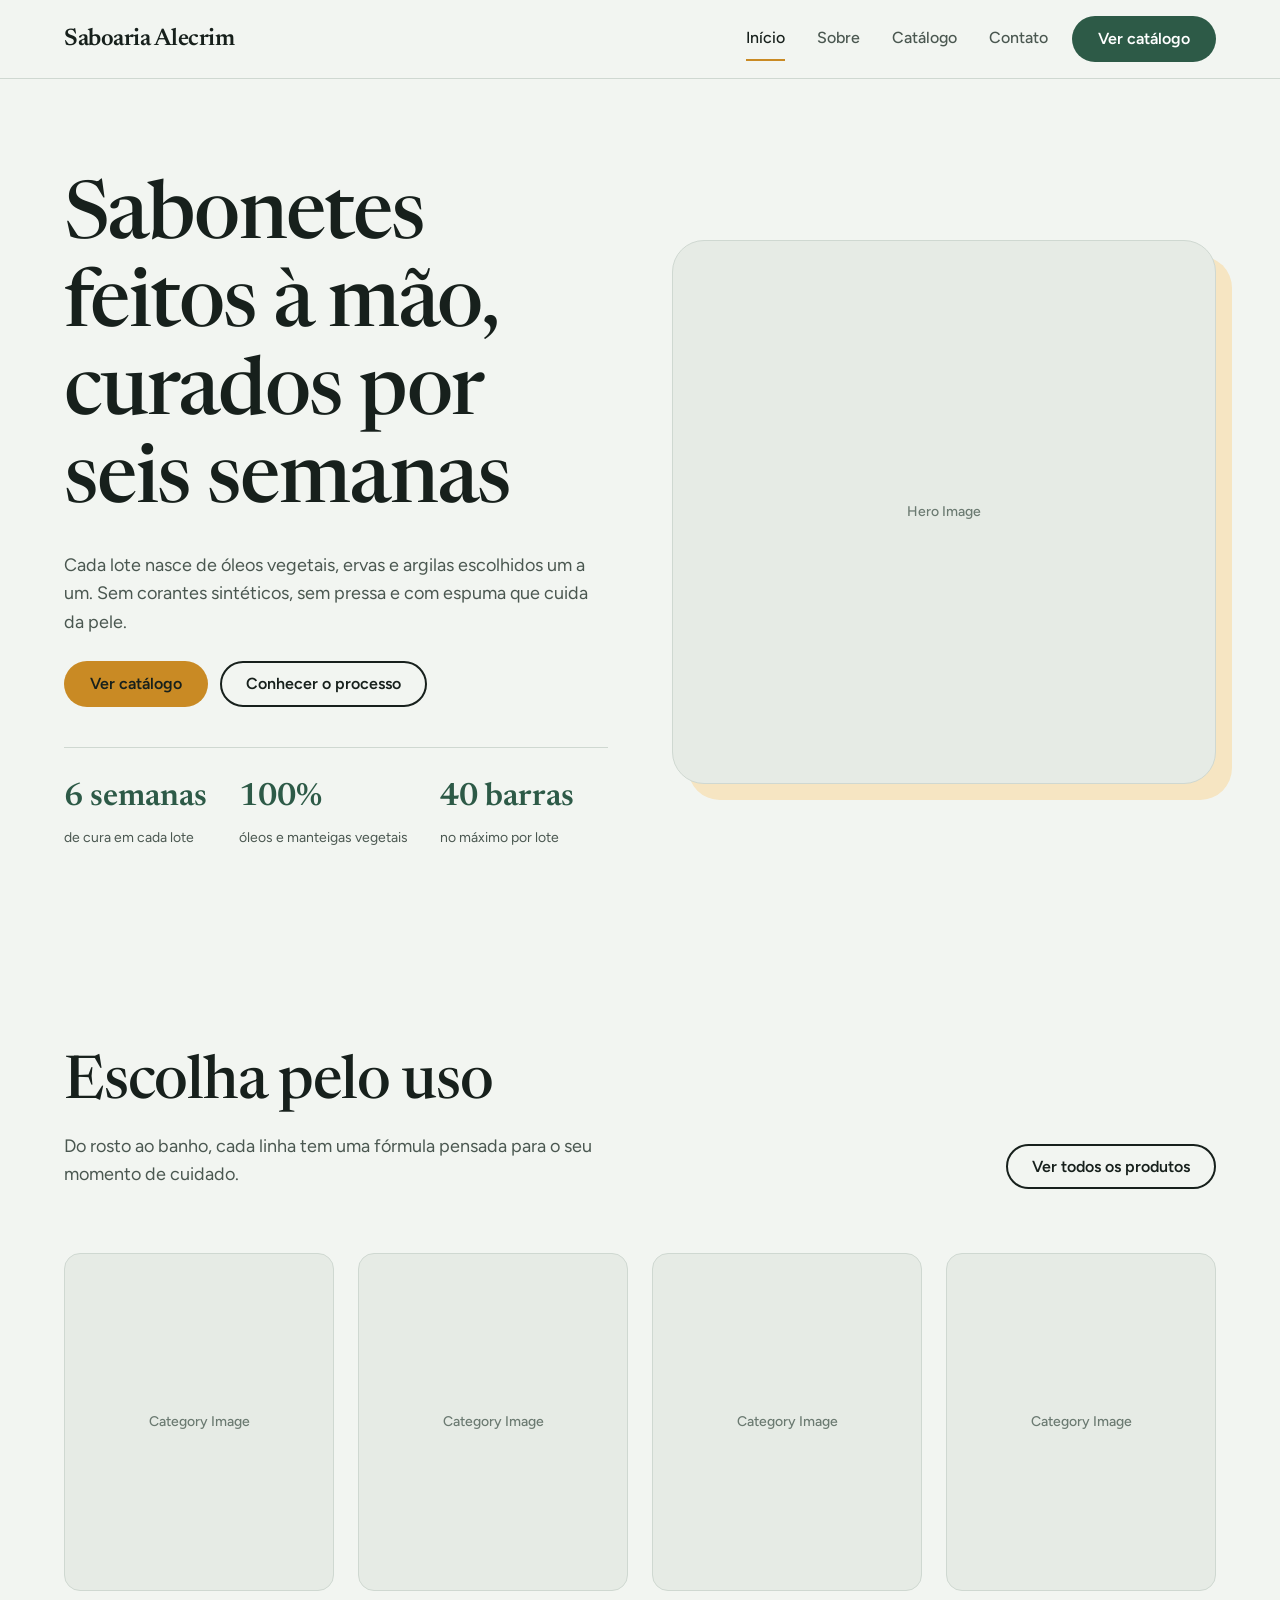
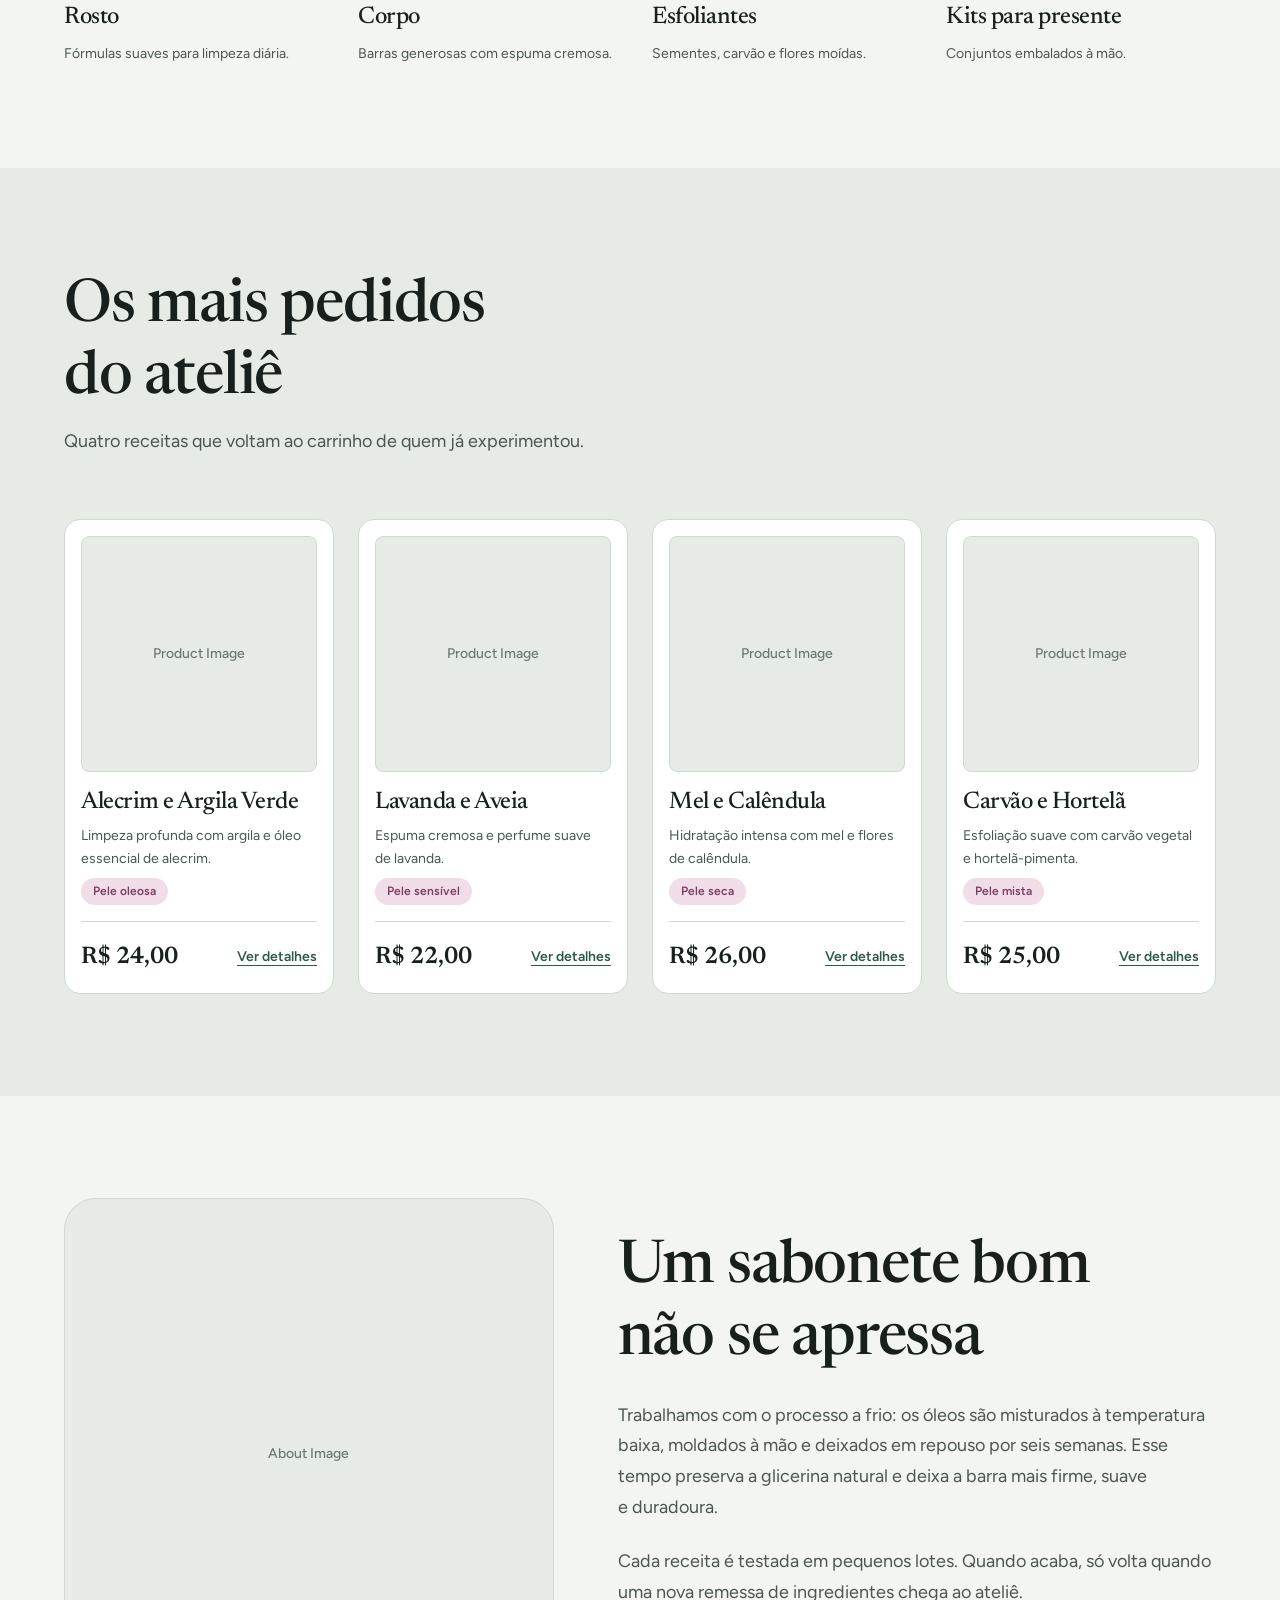
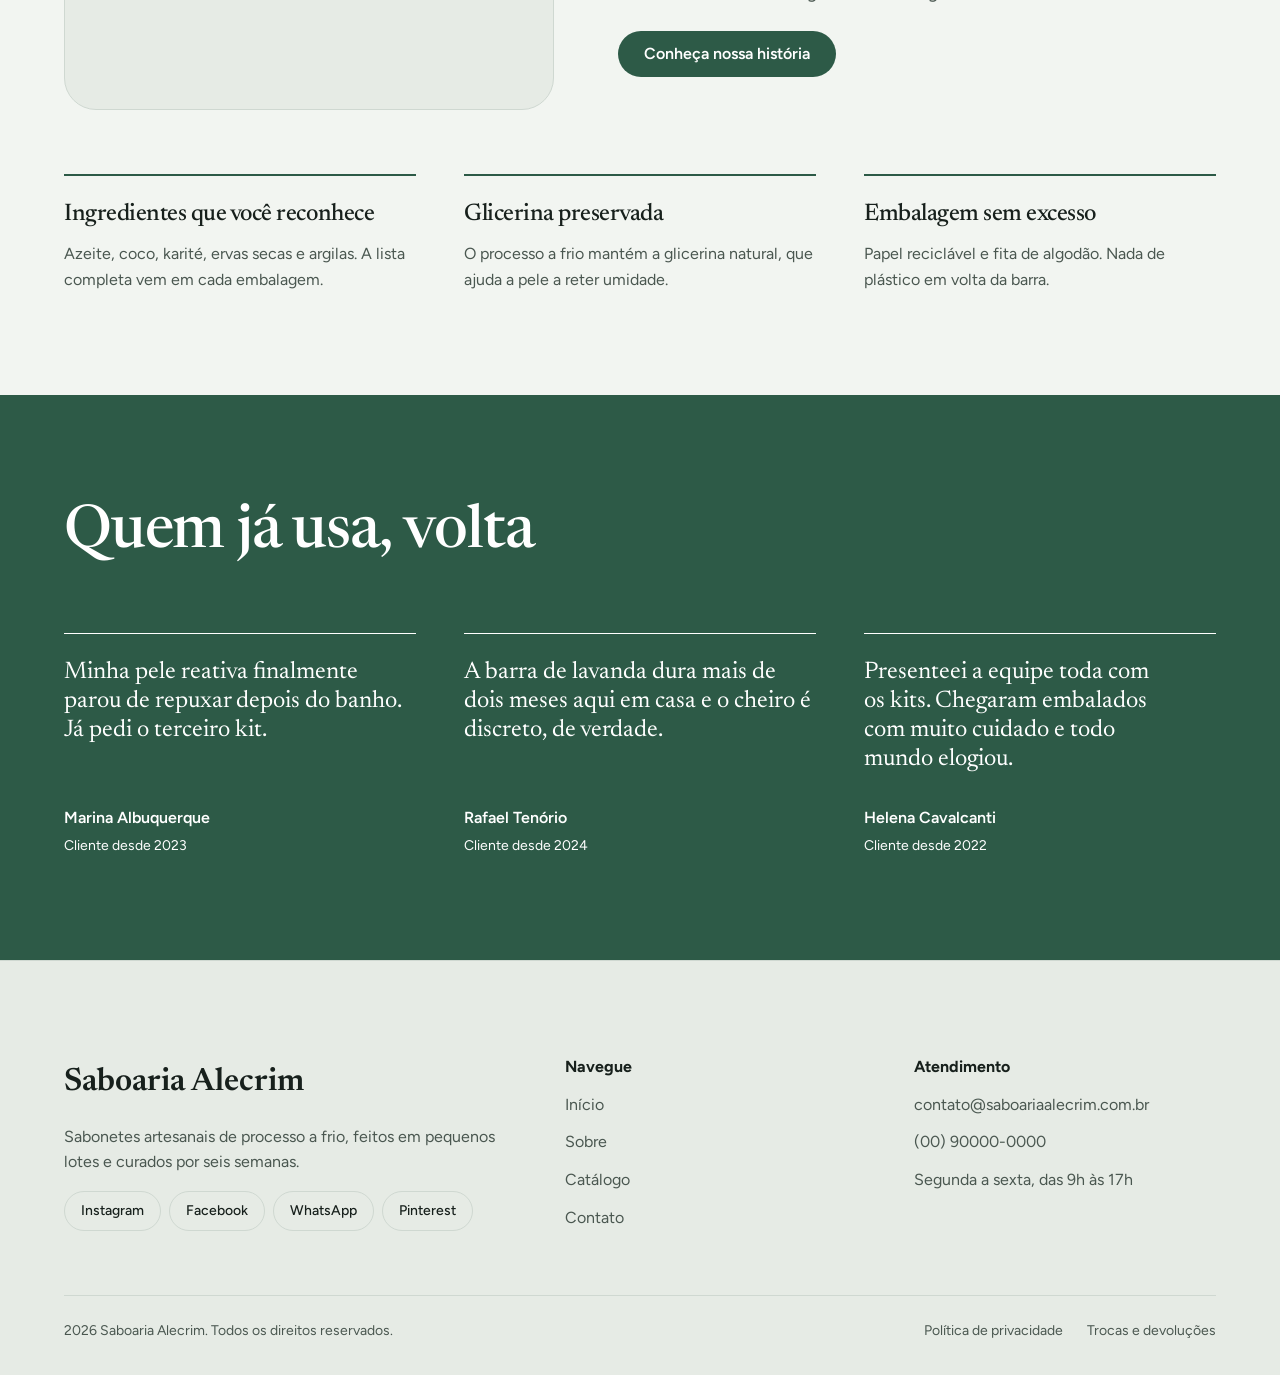
<file: templates/produtos/sabonetes artesanais/home/index.html>
<!DOCTYPE html>
<html lang="pt-BR">
<head>
  <meta charset="UTF-8">
  <meta name="viewport" content="width=device-width, initial-scale=1">
  <title>Saboaria Alecrim | Sabonetes artesanais feitos em pequenos lotes</title>
  <meta name="description" content="Sabonetes artesanais de processo a frio, com óleos vegetais, ervas e argilas. Feitos em pequenos lotes e curados por seis semanas.">
  <link rel="stylesheet" href="../global.css">
  <link rel="stylesheet" href="../styleguide.css">
  <link rel="stylesheet" href="home.css">
</head>
<body>

  <div class="home-desktop">

    <header class="site-header">
      <div class="site-header__inner">
        <a id="logo" class="site-logo" href="../home/index.html">Saboaria Alecrim</a>
        <nav id="navbar" class="site-nav" aria-label="Navegação principal">
          <ul class="site-nav__list">
            <li class="site-nav__item"><a class="site-nav__link" href="../home/index.html" aria-current="page">Início</a></li>
            <li class="site-nav__item"><a class="site-nav__link" href="../sobre/sobre.html">Sobre</a></li>
            <li class="site-nav__item"><a class="site-nav__link" href="../catalogo/catalogo.html">Catálogo</a></li>
            <li class="site-nav__item"><a class="site-nav__link" href="../contato/contato.html">Contato</a></li>
          </ul>
        </nav>
        <a class="button button--primary site-header__cta" href="../catalogo/catalogo.html">Ver catálogo</a>
      </div>
    </header>

    <main class="page-main">

      <section id="hero-section" class="hero">
        <div class="hero__inner">
          <div class="hero__content">
            <h1 class="hero__title">Sabonetes feitos à mão, curados por seis semanas</h1>
            <p class="hero__text">Cada lote nasce de óleos vegetais, ervas e argilas escolhidos um a um. Sem corantes sintéticos, sem pressa e com espuma que cuida da pele.</p>
            <div class="hero__actions">
              <a class="button button--accent" href="../catalogo/catalogo.html">Ver catálogo</a>
              <a class="button button--outline" href="../sobre/sobre.html">Conhecer o processo</a>
            </div>
            <ul class="hero__facts">
              <li class="hero__fact"><strong class="hero__fact-value">6 semanas</strong><span class="hero__fact-label">de cura em cada lote</span></li>
              <li class="hero__fact"><strong class="hero__fact-value">100%</strong><span class="hero__fact-label">óleos e manteigas vegetais</span></li>
              <li class="hero__fact"><strong class="hero__fact-value">40 barras</strong><span class="hero__fact-label">no máximo por lote</span></li>
            </ul>
          </div>
          <div class="hero__media">
            <div class="image-placeholder image-placeholder--hero" role="img" aria-label="Hero Image">Hero Image</div>
          </div>
        </div>
      </section>

      <section class="section categories">
        <div class="section__inner">
          <div class="section-header">
            <div class="section-heading">
              <h2 class="section-heading__title">Escolha pelo uso</h2>
              <p class="section-heading__text">Do rosto ao banho, cada linha tem uma fórmula pensada para o seu momento de cuidado.</p>
            </div>
            <a class="button button--outline" href="../catalogo/catalogo.html">Ver todos os produtos</a>
          </div>
          <ul class="category-grid">
            <li class="category-grid__item">
              <a class="category-card" href="../catalogo/catalogo.html">
                <div class="image-placeholder image-placeholder--category" role="img" aria-label="Category Image">Category Image</div>
                <h3 class="category-card__title">Rosto</h3>
                <p class="category-card__text">Fórmulas suaves para limpeza diária.</p>
              </a>
            </li>
            <li class="category-grid__item">
              <a class="category-card" href="../catalogo/catalogo.html">
                <div class="image-placeholder image-placeholder--category" role="img" aria-label="Category Image">Category Image</div>
                <h3 class="category-card__title">Corpo</h3>
                <p class="category-card__text">Barras generosas com espuma cremosa.</p>
              </a>
            </li>
            <li class="category-grid__item">
              <a class="category-card" href="../catalogo/catalogo.html">
                <div class="image-placeholder image-placeholder--category" role="img" aria-label="Category Image">Category Image</div>
                <h3 class="category-card__title">Esfoliantes</h3>
                <p class="category-card__text">Sementes, carvão e flores moídas.</p>
              </a>
            </li>
            <li class="category-grid__item">
              <a class="category-card" href="../catalogo/catalogo.html">
                <div class="image-placeholder image-placeholder--category" role="img" aria-label="Category Image">Category Image</div>
                <h3 class="category-card__title">Kits para presente</h3>
                <p class="category-card__text">Conjuntos embalados à mão.</p>
              </a>
            </li>
          </ul>
        </div>
      </section>

      <section class="section section--alt featured">
        <div class="section__inner">
          <div class="section-header">
            <div class="section-heading">
              <h2 class="section-heading__title">Os mais pedidos do ateliê</h2>
              <p class="section-heading__text">Quatro receitas que voltam ao carrinho de quem já experimentou.</p>
            </div>
          </div>
          <ul class="product-grid">
            <li class="product-grid__item">
              <article class="product-card">
                <a class="product-card__link" href="../preco/preco.html">
                  <div class="image-placeholder image-placeholder--product" role="img" aria-label="Product Image">Product Image</div>
                  <div class="product-card__body">
                    <h3 class="product-card__title">Alecrim e Argila Verde</h3>
                    <p class="product-card__text">Limpeza profunda com argila e óleo essencial de alecrim.</p>
                    <span class="product-card__tag">Pele oleosa</span>
                  </div>
                  <div class="product-card__footer">
                    <p class="product-card__price">R$ 24,00</p>
                    <span class="product-card__cta">Ver detalhes</span>
                  </div>
                </a>
              </article>
            </li>
            <li class="product-grid__item">
              <article class="product-card">
                <a class="product-card__link" href="../preco/preco.html">
                  <div class="image-placeholder image-placeholder--product" role="img" aria-label="Product Image">Product Image</div>
                  <div class="product-card__body">
                    <h3 class="product-card__title">Lavanda e Aveia</h3>
                    <p class="product-card__text">Espuma cremosa e perfume suave de lavanda.</p>
                    <span class="product-card__tag">Pele sensível</span>
                  </div>
                  <div class="product-card__footer">
                    <p class="product-card__price">R$ 22,00</p>
                    <span class="product-card__cta">Ver detalhes</span>
                  </div>
                </a>
              </article>
            </li>
            <li class="product-grid__item">
              <article class="product-card">
                <a class="product-card__link" href="../preco/preco.html">
                  <div class="image-placeholder image-placeholder--product" role="img" aria-label="Product Image">Product Image</div>
                  <div class="product-card__body">
                    <h3 class="product-card__title">Mel e Calêndula</h3>
                    <p class="product-card__text">Hidratação intensa com mel e flores de calêndula.</p>
                    <span class="product-card__tag">Pele seca</span>
                  </div>
                  <div class="product-card__footer">
                    <p class="product-card__price">R$ 26,00</p>
                    <span class="product-card__cta">Ver detalhes</span>
                  </div>
                </a>
              </article>
            </li>
            <li class="product-grid__item">
              <article class="product-card">
                <a class="product-card__link" href="../preco/preco.html">
                  <div class="image-placeholder image-placeholder--product" role="img" aria-label="Product Image">Product Image</div>
                  <div class="product-card__body">
                    <h3 class="product-card__title">Carvão e Hortelã</h3>
                    <p class="product-card__text">Esfoliação suave com carvão vegetal e hortelã-pimenta.</p>
                    <span class="product-card__tag">Pele mista</span>
                  </div>
                  <div class="product-card__footer">
                    <p class="product-card__price">R$ 25,00</p>
                    <span class="product-card__cta">Ver detalhes</span>
                  </div>
                </a>
              </article>
            </li>
          </ul>
        </div>
      </section>

      <section class="section about">
        <div class="section__inner">
          <div class="about__layout">
            <div class="about__media">
              <div class="image-placeholder image-placeholder--about" role="img" aria-label="About Image">About Image</div>
            </div>
            <div id="about-text" class="about__content">
              <h2 class="about__title">Um sabonete bom não se apressa</h2>
              <p class="about__text">Trabalhamos com o processo a frio: os óleos são misturados à temperatura baixa, moldados à mão e deixados em repouso por seis semanas. Esse tempo preserva a glicerina natural e deixa a barra mais firme, suave e duradoura.</p>
              <p class="about__text">Cada receita é testada em pequenos lotes. Quando acaba, só volta quando uma nova remessa de ingredientes chega ao ateliê.</p>
              <a class="button button--primary" href="../sobre/sobre.html">Conheça nossa história</a>
            </div>
          </div>
          <ul class="benefits">
            <li class="benefit">
              <h3 class="benefit__title">Ingredientes que você reconhece</h3>
              <p class="benefit__text">Azeite, coco, karité, ervas secas e argilas. A lista completa vem em cada embalagem.</p>
            </li>
            <li class="benefit">
              <h3 class="benefit__title">Glicerina preservada</h3>
              <p class="benefit__text">O processo a frio mantém a glicerina natural, que ajuda a pele a reter umidade.</p>
            </li>
            <li class="benefit">
              <h3 class="benefit__title">Embalagem sem excesso</h3>
              <p class="benefit__text">Papel reciclável e fita de algodão. Nada de plástico em volta da barra.</p>
            </li>
          </ul>
        </div>
      </section>

      <section class="section testimonials">
        <div class="section__inner">
          <div class="section-heading">
            <h2 class="section-heading__title">Quem já usa, volta</h2>
          </div>
          <ul class="testimonial-list">
            <li class="testimonial-list__item">
              <figure class="testimonial">
                <blockquote class="testimonial__quote">
                  <p>Minha pele reativa finalmente parou de repuxar depois do banho. Já pedi o terceiro kit.</p>
                </blockquote>
                <figcaption class="testimonial__author">
                  <strong class="testimonial__name">Marina Albuquerque</strong>
                  <span class="testimonial__meta">Cliente desde 2023</span>
                </figcaption>
              </figure>
            </li>
            <li class="testimonial-list__item">
              <figure class="testimonial">
                <blockquote class="testimonial__quote">
                  <p>A barra de lavanda dura mais de dois meses aqui em casa e o cheiro é discreto, de verdade.</p>
                </blockquote>
                <figcaption class="testimonial__author">
                  <strong class="testimonial__name">Rafael Tenório</strong>
                  <span class="testimonial__meta">Cliente desde 2024</span>
                </figcaption>
              </figure>
            </li>
            <li class="testimonial-list__item">
              <figure class="testimonial">
                <blockquote class="testimonial__quote">
                  <p>Presenteei a equipe toda com os kits. Chegaram embalados com muito cuidado e todo mundo elogiou.</p>
                </blockquote>
                <figcaption class="testimonial__author">
                  <strong class="testimonial__name">Helena Cavalcanti</strong>
                  <span class="testimonial__meta">Cliente desde 2022</span>
                </figcaption>
              </figure>
            </li>
          </ul>
        </div>
      </section>

    </main>

    <footer id="footer" class="site-footer">
      <div class="site-footer__inner">
        <div class="site-footer__top">
          <div class="site-footer__brand">
            <p class="site-footer__logo">Saboaria Alecrim</p>
            <p class="site-footer__about">Sabonetes artesanais de processo a frio, feitos em pequenos lotes e curados por seis semanas.</p>
            <ul id="social-links" class="social-links" aria-label="Redes sociais">
              <li class="social-links__item"><a class="social-links__link" href="#">Instagram</a></li>
              <li class="social-links__item"><a class="social-links__link" href="#">Facebook</a></li>
              <li class="social-links__item"><a class="social-links__link" href="#">WhatsApp</a></li>
              <li class="social-links__item"><a class="social-links__link" href="#">Pinterest</a></li>
            </ul>
          </div>
          <nav class="site-footer__column" aria-label="Navegação do rodapé">
            <h2 class="site-footer__heading">Navegue</h2>
            <ul class="site-footer__list">
              <li><a class="site-footer__link" href="../home/index.html">Início</a></li>
              <li><a class="site-footer__link" href="../sobre/sobre.html">Sobre</a></li>
              <li><a class="site-footer__link" href="../catalogo/catalogo.html">Catálogo</a></li>
              <li><a class="site-footer__link" href="../contato/contato.html">Contato</a></li>
            </ul>
          </nav>
          <div class="site-footer__column">
            <h2 class="site-footer__heading">Atendimento</h2>
            <ul class="site-footer__list">
              <li><a class="site-footer__link" href="mailto:contato@saboariaalecrim.com.br">contato@saboariaalecrim.com.br</a></li>
              <li><a class="site-footer__link" href="tel:+5500000000000">(00) 90000-0000</a></li>
              <li><span class="site-footer__text">Segunda a sexta, das 9h às 17h</span></li>
            </ul>
          </div>
        </div>
        <div class="site-footer__bottom">
          <p class="site-footer__copy">2026 Saboaria Alecrim. Todos os direitos reservados.</p>
          <ul class="site-footer__legal">
            <li><a class="site-footer__link" href="#">Política de privacidade</a></li>
            <li><a class="site-footer__link" href="#">Trocas e devoluções</a></li>
          </ul>
        </div>
      </div>
    </footer>

  </div>

  <div class="home-mobile">

    <header class="site-header">
      <div class="site-header__inner">
        <a class="site-logo" data-mirror-id="logo" href="../home/index.html">Saboaria Alecrim</a>
        <details id="mobile-menu" class="mobile-menu">
          <summary class="mobile-menu__toggle">Menu</summary>
          <nav class="mobile-menu__panel" data-mirror-id="navbar" aria-label="Navegação principal">
            <ul class="mobile-menu__list">
              <li><a class="mobile-menu__link" href="../home/index.html" aria-current="page">Início</a></li>
              <li><a class="mobile-menu__link" href="../sobre/sobre.html">Sobre</a></li>
              <li><a class="mobile-menu__link" href="../catalogo/catalogo.html">Catálogo</a></li>
              <li><a class="mobile-menu__link" href="../contato/contato.html">Contato</a></li>
            </ul>
            <a class="button button--primary" href="../catalogo/catalogo.html">Ver catálogo</a>
          </nav>
        </details>
      </div>
    </header>

    <main class="page-main">

      <section class="hero" data-mirror-id="hero-section">
        <div class="hero__inner">
          <div class="hero__content">
            <h1 class="hero__title">Sabonetes feitos à mão, curados por seis semanas</h1>
            <p class="hero__text">Cada lote nasce de óleos vegetais, ervas e argilas escolhidos um a um. Sem corantes sintéticos, sem pressa e com espuma que cuida da pele.</p>
            <div class="hero__actions">
              <a class="button button--accent" href="../catalogo/catalogo.html">Ver catálogo</a>
              <a class="button button--outline" href="../sobre/sobre.html">Conhecer o processo</a>
            </div>
          </div>
          <div class="hero__media">
            <div class="image-placeholder image-placeholder--hero" role="img" aria-label="Hero Image">Hero Image</div>
          </div>
          <ul class="hero__facts">
            <li class="hero__fact"><strong class="hero__fact-value">6 semanas</strong><span class="hero__fact-label">de cura em cada lote</span></li>
            <li class="hero__fact"><strong class="hero__fact-value">100%</strong><span class="hero__fact-label">óleos e manteigas vegetais</span></li>
            <li class="hero__fact"><strong class="hero__fact-value">40 barras</strong><span class="hero__fact-label">no máximo por lote</span></li>
          </ul>
        </div>
      </section>

      <section class="section categories">
        <div class="section__inner">
          <div class="section-header">
            <div class="section-heading">
              <h2 class="section-heading__title">Escolha pelo uso</h2>
              <p class="section-heading__text">Do rosto ao banho, cada linha tem uma fórmula pensada para o seu momento de cuidado.</p>
            </div>
          </div>
          <ul class="category-grid">
            <li class="category-grid__item">
              <a class="category-card" href="../catalogo/catalogo.html">
                <div class="image-placeholder image-placeholder--category" role="img" aria-label="Category Image">Category Image</div>
                <h3 class="category-card__title">Rosto</h3>
                <p class="category-card__text">Fórmulas suaves para limpeza diária.</p>
              </a>
            </li>
            <li class="category-grid__item">
              <a class="category-card" href="../catalogo/catalogo.html">
                <div class="image-placeholder image-placeholder--category" role="img" aria-label="Category Image">Category Image</div>
                <h3 class="category-card__title">Corpo</h3>
                <p class="category-card__text">Barras generosas com espuma cremosa.</p>
              </a>
            </li>
            <li class="category-grid__item">
              <a class="category-card" href="../catalogo/catalogo.html">
                <div class="image-placeholder image-placeholder--category" role="img" aria-label="Category Image">Category Image</div>
                <h3 class="category-card__title">Esfoliantes</h3>
                <p class="category-card__text">Sementes, carvão e flores moídas.</p>
              </a>
            </li>
            <li class="category-grid__item">
              <a class="category-card" href="../catalogo/catalogo.html">
                <div class="image-placeholder image-placeholder--category" role="img" aria-label="Category Image">Category Image</div>
                <h3 class="category-card__title">Kits para presente</h3>
                <p class="category-card__text">Conjuntos embalados à mão.</p>
              </a>
            </li>
          </ul>
          <a class="button button--outline" href="../catalogo/catalogo.html">Ver todos os produtos</a>
        </div>
      </section>

      <section class="section section--alt featured">
        <div class="section__inner">
          <div class="section-header">
            <div class="section-heading">
              <h2 class="section-heading__title">Os mais pedidos do ateliê</h2>
              <p class="section-heading__text">Quatro receitas que voltam ao carrinho de quem já experimentou.</p>
            </div>
          </div>
          <ul class="product-grid">
            <li class="product-grid__item">
              <article class="product-card">
                <a class="product-card__link" href="../preco/preco.html">
                  <div class="image-placeholder image-placeholder--product" role="img" aria-label="Product Image">Product Image</div>
                  <div class="product-card__body">
                    <h3 class="product-card__title">Alecrim e Argila Verde</h3>
                    <p class="product-card__text">Limpeza profunda com argila e óleo essencial de alecrim.</p>
                    <span class="product-card__tag">Pele oleosa</span>
                  </div>
                  <div class="product-card__footer">
                    <p class="product-card__price">R$ 24,00</p>
                    <span class="product-card__cta">Ver detalhes</span>
                  </div>
                </a>
              </article>
            </li>
            <li class="product-grid__item">
              <article class="product-card">
                <a class="product-card__link" href="../preco/preco.html">
                  <div class="image-placeholder image-placeholder--product" role="img" aria-label="Product Image">Product Image</div>
                  <div class="product-card__body">
                    <h3 class="product-card__title">Lavanda e Aveia</h3>
                    <p class="product-card__text">Espuma cremosa e perfume suave de lavanda.</p>
                    <span class="product-card__tag">Pele sensível</span>
                  </div>
                  <div class="product-card__footer">
                    <p class="product-card__price">R$ 22,00</p>
                    <span class="product-card__cta">Ver detalhes</span>
                  </div>
                </a>
              </article>
            </li>
            <li class="product-grid__item">
              <article class="product-card">
                <a class="product-card__link" href="../preco/preco.html">
                  <div class="image-placeholder image-placeholder--product" role="img" aria-label="Product Image">Product Image</div>
                  <div class="product-card__body">
                    <h3 class="product-card__title">Mel e Calêndula</h3>
                    <p class="product-card__text">Hidratação intensa com mel e flores de calêndula.</p>
                    <span class="product-card__tag">Pele seca</span>
                  </div>
                  <div class="product-card__footer">
                    <p class="product-card__price">R$ 26,00</p>
                    <span class="product-card__cta">Ver detalhes</span>
                  </div>
                </a>
              </article>
            </li>
            <li class="product-grid__item">
              <article class="product-card">
                <a class="product-card__link" href="../preco/preco.html">
                  <div class="image-placeholder image-placeholder--product" role="img" aria-label="Product Image">Product Image</div>
                  <div class="product-card__body">
                    <h3 class="product-card__title">Carvão e Hortelã</h3>
                    <p class="product-card__text">Esfoliação suave com carvão vegetal e hortelã-pimenta.</p>
                    <span class="product-card__tag">Pele mista</span>
                  </div>
                  <div class="product-card__footer">
                    <p class="product-card__price">R$ 25,00</p>
                    <span class="product-card__cta">Ver detalhes</span>
                  </div>
                </a>
              </article>
            </li>
          </ul>
        </div>
      </section>

      <section class="section about">
        <div class="section__inner">
          <div class="about__layout">
            <div class="about__media">
              <div class="image-placeholder image-placeholder--about" role="img" aria-label="About Image">About Image</div>
            </div>
            <div class="about__content" data-mirror-id="about-text">
              <h2 class="about__title">Um sabonete bom não se apressa</h2>
              <p class="about__text">Trabalhamos com o processo a frio: os óleos são misturados à temperatura baixa, moldados à mão e deixados em repouso por seis semanas. Esse tempo preserva a glicerina natural e deixa a barra mais firme, suave e duradoura.</p>
              <p class="about__text">Cada receita é testada em pequenos lotes. Quando acaba, só volta quando uma nova remessa de ingredientes chega ao ateliê.</p>
              <a class="button button--primary" href="../sobre/sobre.html">Conheça nossa história</a>
            </div>
          </div>
          <ul class="benefits">
            <li class="benefit">
              <h3 class="benefit__title">Ingredientes que você reconhece</h3>
              <p class="benefit__text">Azeite, coco, karité, ervas secas e argilas. A lista completa vem em cada embalagem.</p>
            </li>
            <li class="benefit">
              <h3 class="benefit__title">Glicerina preservada</h3>
              <p class="benefit__text">O processo a frio mantém a glicerina natural, que ajuda a pele a reter umidade.</p>
            </li>
            <li class="benefit">
              <h3 class="benefit__title">Embalagem sem excesso</h3>
              <p class="benefit__text">Papel reciclável e fita de algodão. Nada de plástico em volta da barra.</p>
            </li>
          </ul>
        </div>
      </section>

      <section class="section testimonials">
        <div class="section__inner">
          <div class="section-heading">
            <h2 class="section-heading__title">Quem já usa, volta</h2>
          </div>
          <ul class="testimonial-list">
            <li class="testimonial-list__item">
              <figure class="testimonial">
                <blockquote class="testimonial__quote">
                  <p>Minha pele reativa finalmente parou de repuxar depois do banho. Já pedi o terceiro kit.</p>
                </blockquote>
                <figcaption class="testimonial__author">
                  <strong class="testimonial__name">Marina Albuquerque</strong>
                  <span class="testimonial__meta">Cliente desde 2023</span>
                </figcaption>
              </figure>
            </li>
            <li class="testimonial-list__item">
              <figure class="testimonial">
                <blockquote class="testimonial__quote">
                  <p>A barra de lavanda dura mais de dois meses aqui em casa e o cheiro é discreto, de verdade.</p>
                </blockquote>
                <figcaption class="testimonial__author">
                  <strong class="testimonial__name">Rafael Tenório</strong>
                  <span class="testimonial__meta">Cliente desde 2024</span>
                </figcaption>
              </figure>
            </li>
            <li class="testimonial-list__item">
              <figure class="testimonial">
                <blockquote class="testimonial__quote">
                  <p>Presenteei a equipe toda com os kits. Chegaram embalados com muito cuidado e todo mundo elogiou.</p>
                </blockquote>
                <figcaption class="testimonial__author">
                  <strong class="testimonial__name">Helena Cavalcanti</strong>
                  <span class="testimonial__meta">Cliente desde 2022</span>
                </figcaption>
              </figure>
            </li>
          </ul>
        </div>
      </section>

    </main>

    <footer class="site-footer" data-mirror-id="footer">
      <div class="site-footer__inner">
        <div class="site-footer__top">
          <div class="site-footer__brand">
            <p class="site-footer__logo">Saboaria Alecrim</p>
            <p class="site-footer__about">Sabonetes artesanais de processo a frio, feitos em pequenos lotes e curados por seis semanas.</p>
            <ul class="social-links" data-mirror-id="social-links" aria-label="Redes sociais">
              <li class="social-links__item"><a class="social-links__link" href="#">Instagram</a></li>
              <li class="social-links__item"><a class="social-links__link" href="#">Facebook</a></li>
              <li class="social-links__item"><a class="social-links__link" href="#">WhatsApp</a></li>
              <li class="social-links__item"><a class="social-links__link" href="#">Pinterest</a></li>
            </ul>
          </div>
          <nav class="site-footer__column" aria-label="Navegação do rodapé">
            <h2 class="site-footer__heading">Navegue</h2>
            <ul class="site-footer__list">
              <li><a class="site-footer__link" href="../home/index.html">Início</a></li>
              <li><a class="site-footer__link" href="../sobre/sobre.html">Sobre</a></li>
              <li><a class="site-footer__link" href="../catalogo/catalogo.html">Catálogo</a></li>
              <li><a class="site-footer__link" href="../contato/contato.html">Contato</a></li>
            </ul>
          </nav>
          <div class="site-footer__column">
            <h2 class="site-footer__heading">Atendimento</h2>
            <ul class="site-footer__list">
              <li><a class="site-footer__link" href="mailto:contato@saboariaalecrim.com.br">contato@saboariaalecrim.com.br</a></li>
              <li><a class="site-footer__link" href="tel:+5500000000000">(00) 90000-0000</a></li>
              <li><span class="site-footer__text">Segunda a sexta, das 9h às 17h</span></li>
            </ul>
          </div>
        </div>
        <div class="site-footer__bottom">
          <p class="site-footer__copy">2026 Saboaria Alecrim. Todos os direitos reservados.</p>
          <ul class="site-footer__legal">
            <li><a class="site-footer__link" href="#">Política de privacidade</a></li>
            <li><a class="site-footer__link" href="#">Trocas e devoluções</a></li>
          </ul>
        </div>
      </div>
    </footer>

  </div>

</body>
</html>
</file>
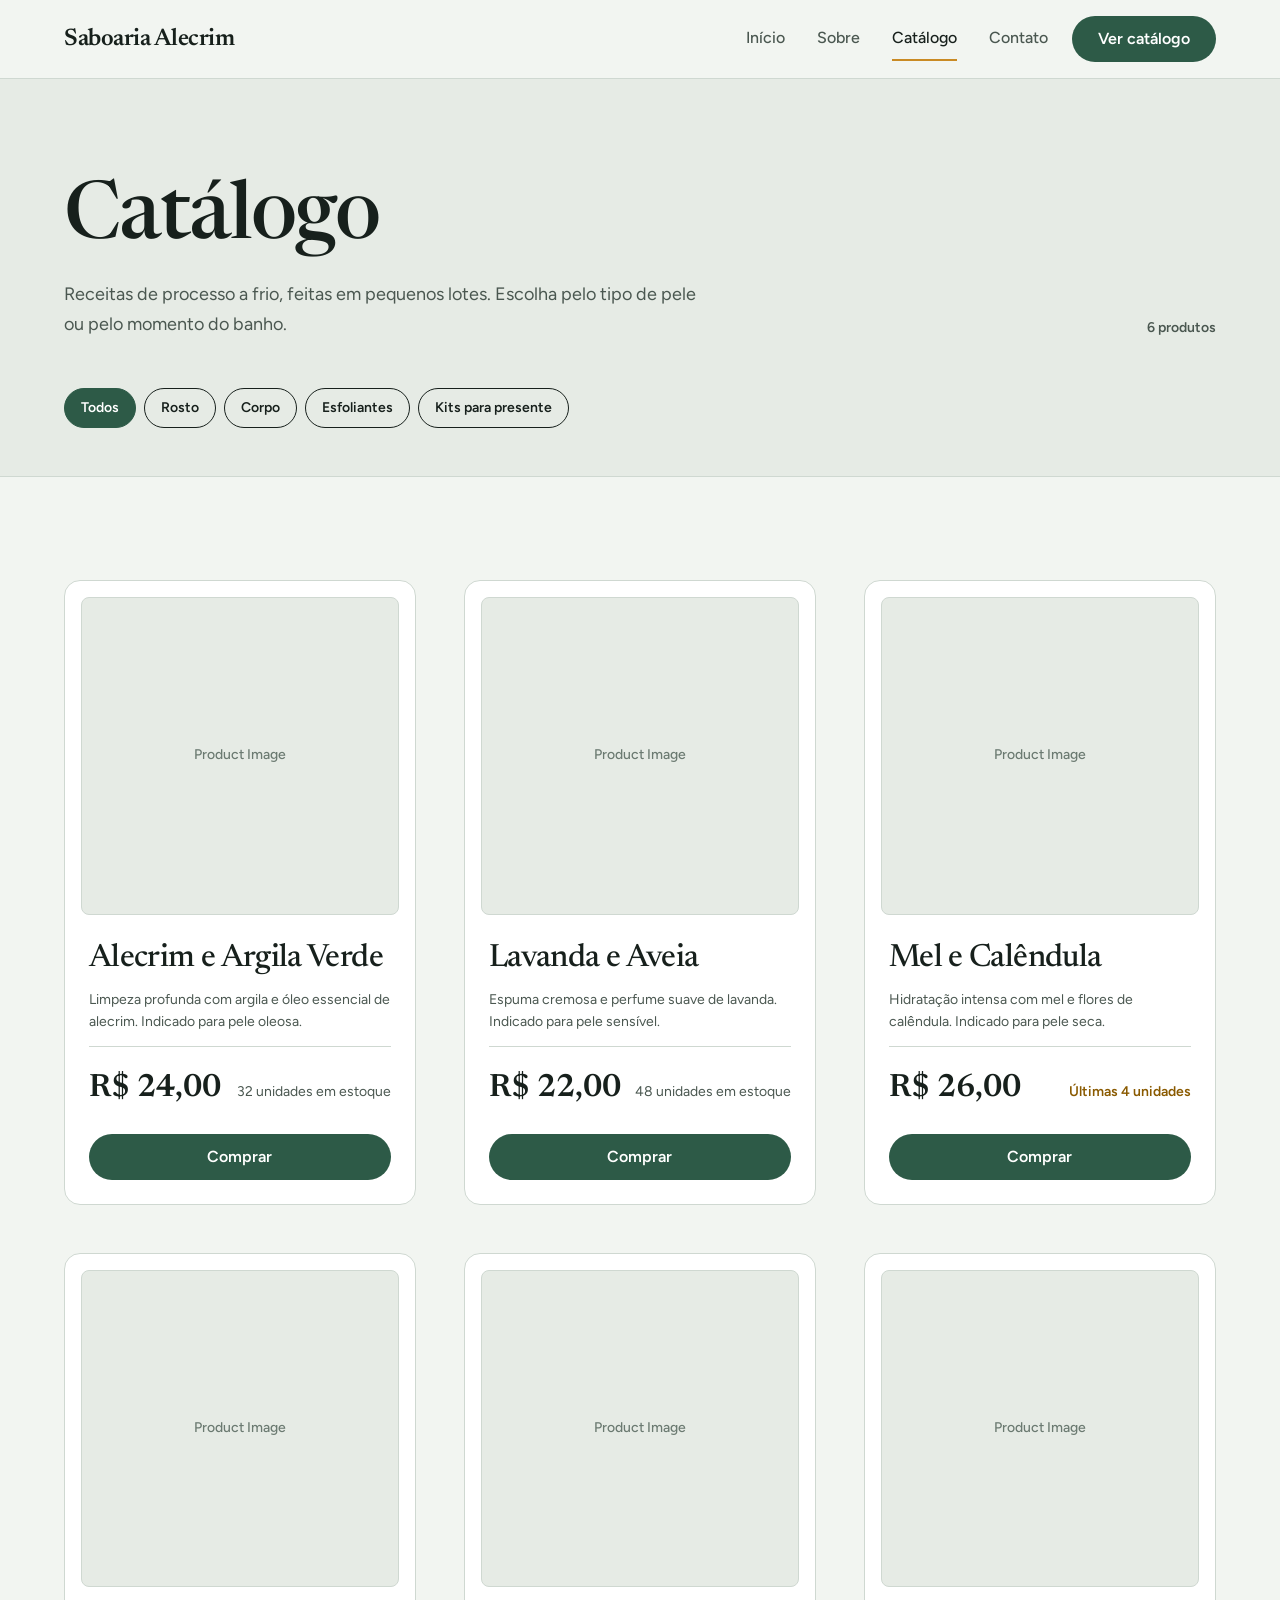
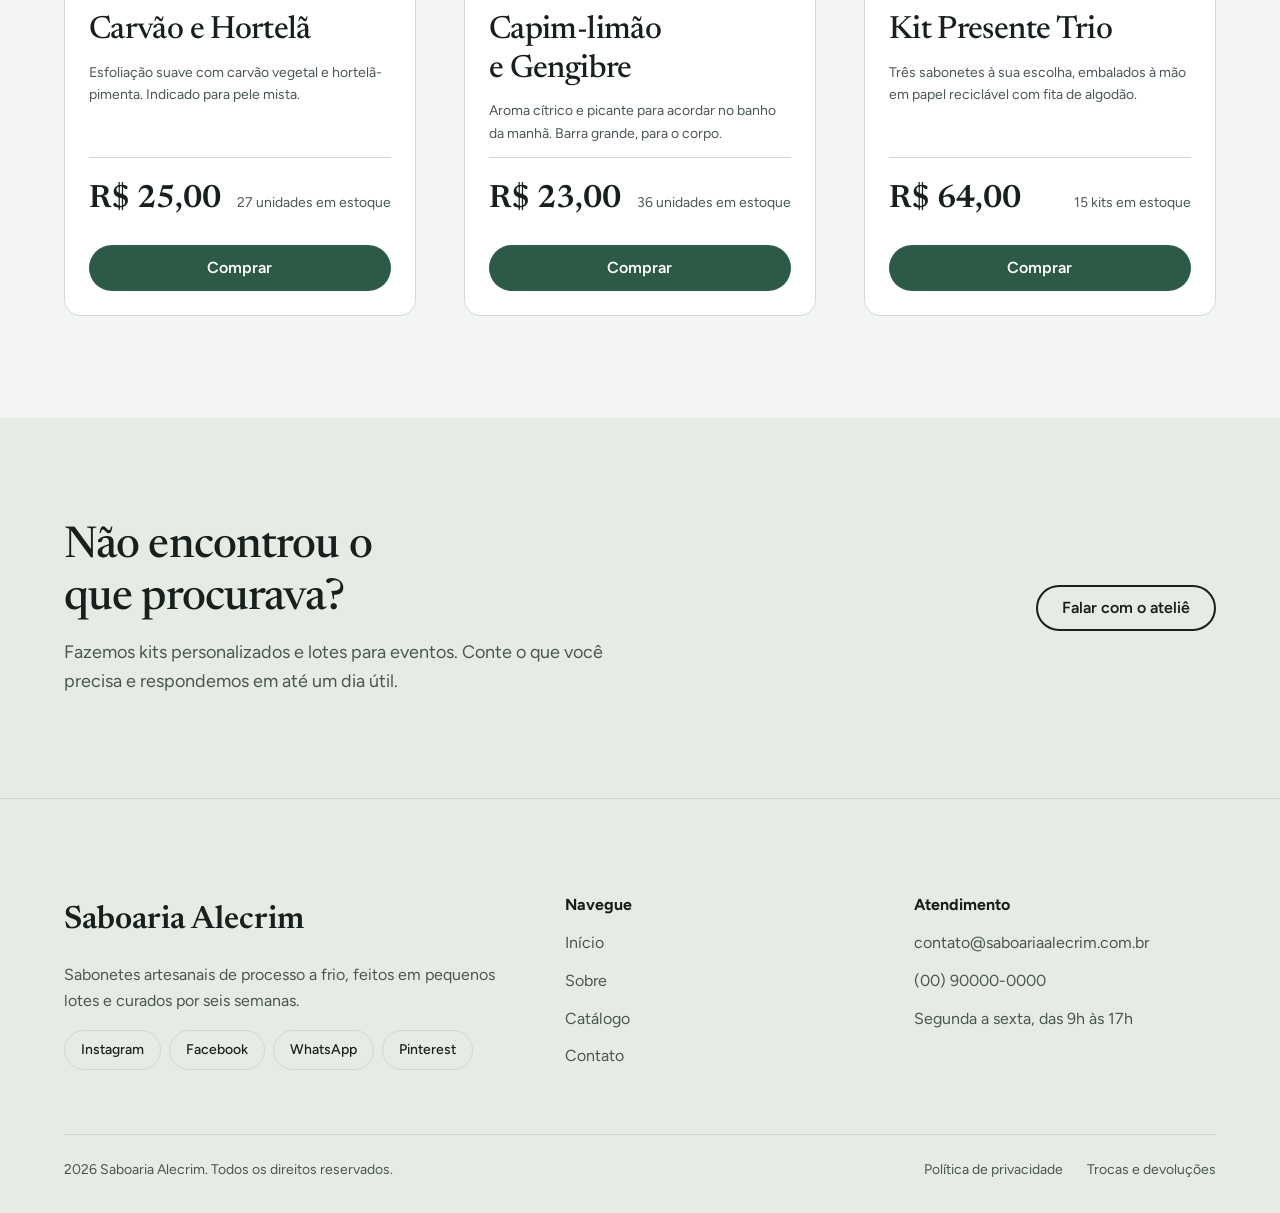
<file: templates/produtos/sabonetes artesanais/catalogo/catalogo.html>
<!DOCTYPE html>
<html lang="pt-BR">
<head>
  <meta charset="UTF-8">
  <meta name="viewport" content="width=device-width, initial-scale=1">
  <title>Catálogo | Saboaria Alecrim</title>
  <meta name="description" content="Conheça todos os sabonetes artesanais da Saboaria Alecrim: receitas para rosto, corpo, esfoliação e kits para presente.">
  <link rel="stylesheet" href="../global.css">
  <link rel="stylesheet" href="../styleguide.css">
  <link rel="stylesheet" href="catalogo.css">
</head>
<body>

  <div class="catalogo-desktop">

    <header class="site-header">
      <div class="site-header__inner">
        <a id="logo" class="site-logo" href="../home/index.html">Saboaria Alecrim</a>
        <nav id="navbar" class="site-nav" aria-label="Navegação principal">
          <ul class="site-nav__list">
            <li class="site-nav__item"><a class="site-nav__link" href="../home/index.html">Início</a></li>
            <li class="site-nav__item"><a class="site-nav__link" href="../sobre/sobre.html">Sobre</a></li>
            <li class="site-nav__item"><a class="site-nav__link" href="../catalogo/catalogo.html" aria-current="page">Catálogo</a></li>
            <li class="site-nav__item"><a class="site-nav__link" href="../contato/contato.html">Contato</a></li>
          </ul>
        </nav>
        <a class="button button--primary site-header__cta" href="../catalogo/catalogo.html">Ver catálogo</a>
      </div>
    </header>

    <main class="page-main">

      <section class="catalog-header">
        <div class="catalog-header__inner">
          <div class="catalog-header__top">
            <div class="catalog-header__heading">
              <h1 class="catalog-header__title">Catálogo</h1>
              <p class="catalog-header__lead">Receitas de processo a frio, feitas em pequenos lotes. Escolha pelo tipo de pele ou pelo momento do banho.</p>
            </div>
            <p class="catalog-header__count">6 produtos</p>
          </div>
          <ul class="filter-list" aria-label="Filtrar por categoria">
            <li class="filter-list__item"><button class="filter-chip" type="button" data-category="todos" aria-pressed="true">Todos</button></li>
            <li class="filter-list__item"><button class="filter-chip" type="button" data-category="rosto" aria-pressed="false">Rosto</button></li>
            <li class="filter-list__item"><button class="filter-chip" type="button" data-category="corpo" aria-pressed="false">Corpo</button></li>
            <li class="filter-list__item"><button class="filter-chip" type="button" data-category="esfoliantes" aria-pressed="false">Esfoliantes</button></li>
            <li class="filter-list__item"><button class="filter-chip" type="button" data-category="kits" aria-pressed="false">Kits para presente</button></li>
          </ul>
        </div>
      </section>

      <section class="section catalog">
        <div class="section__inner">
          <ul class="product-grid">

            <li class="product-grid__item" data-category="rosto">
              <article class="product-card">
                <div id="product-image" class="image-placeholder image-placeholder--product" role="img" aria-label="Product Image">Product Image</div>
                <div class="product-card__body">
                  <h2 id="product-title" class="product-card__title">Alecrim e Argila Verde</h2>
                  <p id="product-description" class="product-card__description">Limpeza profunda com argila e óleo essencial de alecrim. Indicado para pele oleosa.</p>
                  <div class="product-card__meta">
                    <p id="product-price" class="product-card__price">R$ 24,00</p>
                    <p id="stock-quantity" class="product-card__stock">32 unidades em estoque</p>
                  </div>
                  <a id="buy-button" class="button button--primary product-card__button" href="../preco/preco.html">Comprar</a>
                </div>
              </article>
            </li>

            <li class="product-grid__item" data-category="corpo">
              <article class="product-card">
                <div id="product-image" class="image-placeholder image-placeholder--product" role="img" aria-label="Product Image">Product Image</div>
                <div class="product-card__body">
                  <h2 id="product-title" class="product-card__title">Lavanda e Aveia</h2>
                  <p id="product-description" class="product-card__description">Espuma cremosa e perfume suave de lavanda. Indicado para pele sensível.</p>
                  <div class="product-card__meta">
                    <p id="product-price" class="product-card__price">R$ 22,00</p>
                    <p id="stock-quantity" class="product-card__stock">48 unidades em estoque</p>
                  </div>
                  <a id="buy-button" class="button button--primary product-card__button" href="../preco/preco.html">Comprar</a>
                </div>
              </article>
            </li>

            <li class="product-grid__item" data-category="rosto">
              <article class="product-card">
                <div id="product-image" class="image-placeholder image-placeholder--product" role="img" aria-label="Product Image">Product Image</div>
                <div class="product-card__body">
                  <h2 id="product-title" class="product-card__title">Mel e Calêndula</h2>
                  <p id="product-description" class="product-card__description">Hidratação intensa com mel e flores de calêndula. Indicado para pele seca.</p>
                  <div class="product-card__meta">
                    <p id="product-price" class="product-card__price">R$ 26,00</p>
                    <p id="stock-quantity" class="product-card__stock product-card__stock--low">Últimas 4 unidades</p>
                  </div>
                  <a id="buy-button" class="button button--primary product-card__button" href="../preco/preco.html">Comprar</a>
                </div>
              </article>
            </li>

            <li class="product-grid__item" data-category="esfoliantes">
              <article class="product-card">
                <div id="product-image" class="image-placeholder image-placeholder--product" role="img" aria-label="Product Image">Product Image</div>
                <div class="product-card__body">
                  <h2 id="product-title" class="product-card__title">Carvão e Hortelã</h2>
                  <p id="product-description" class="product-card__description">Esfoliação suave com carvão vegetal e hortelã-pimenta. Indicado para pele mista.</p>
                  <div class="product-card__meta">
                    <p id="product-price" class="product-card__price">R$ 25,00</p>
                    <p id="stock-quantity" class="product-card__stock">27 unidades em estoque</p>
                  </div>
                  <a id="buy-button" class="button button--primary product-card__button" href="../preco/preco.html">Comprar</a>
                </div>
              </article>
            </li>

            <li class="product-grid__item" data-category="corpo">
              <article class="product-card">
                <div id="product-image" class="image-placeholder image-placeholder--product" role="img" aria-label="Product Image">Product Image</div>
                <div class="product-card__body">
                  <h2 id="product-title" class="product-card__title">Capim-limão e Gengibre</h2>
                  <p id="product-description" class="product-card__description">Aroma cítrico e picante para acordar no banho da manhã. Barra grande, para o corpo.</p>
                  <div class="product-card__meta">
                    <p id="product-price" class="product-card__price">R$ 23,00</p>
                    <p id="stock-quantity" class="product-card__stock">36 unidades em estoque</p>
                  </div>
                  <a id="buy-button" class="button button--primary product-card__button" href="../preco/preco.html">Comprar</a>
                </div>
              </article>
            </li>

            <li class="product-grid__item" data-category="kits">
              <article class="product-card">
                <div id="product-image" class="image-placeholder image-placeholder--product" role="img" aria-label="Product Image">Product Image</div>
                <div class="product-card__body">
                  <h2 id="product-title" class="product-card__title">Kit Presente Trio</h2>
                  <p id="product-description" class="product-card__description">Três sabonetes à sua escolha, embalados à mão em papel reciclável com fita de algodão.</p>
                  <div class="product-card__meta">
                    <p id="product-price" class="product-card__price">R$ 64,00</p>
                    <p id="stock-quantity" class="product-card__stock">15 kits em estoque</p>
                  </div>
                  <a id="buy-button" class="button button--primary product-card__button" href="../preco/preco.html">Comprar</a>
                </div>
              </article>
            </li>

          </ul>
        </div>
      </section>

      <section class="section section--alt catalog-help">
        <div class="section__inner catalog-help__inner">
          <div class="catalog-help__content">
            <h2 class="catalog-help__title">Não encontrou o que procurava?</h2>
            <p class="catalog-help__text">Fazemos kits personalizados e lotes para eventos. Conte o que você precisa e respondemos em até um dia útil.</p>
          </div>
          <a class="button button--outline" href="../contato/contato.html">Falar com o ateliê</a>
        </div>
      </section>

    </main>

    <footer id="footer" class="site-footer">
      <div class="site-footer__inner">
        <div class="site-footer__top">
          <div class="site-footer__brand">
            <p class="site-footer__logo">Saboaria Alecrim</p>
            <p class="site-footer__about">Sabonetes artesanais de processo a frio, feitos em pequenos lotes e curados por seis semanas.</p>
            <ul id="social-links" class="social-links" aria-label="Redes sociais">
              <li class="social-links__item"><a class="social-links__link" href="#">Instagram</a></li>
              <li class="social-links__item"><a class="social-links__link" href="#">Facebook</a></li>
              <li class="social-links__item"><a class="social-links__link" href="#">WhatsApp</a></li>
              <li class="social-links__item"><a class="social-links__link" href="#">Pinterest</a></li>
            </ul>
          </div>
          <nav class="site-footer__column" aria-label="Navegação do rodapé">
            <h2 class="site-footer__heading">Navegue</h2>
            <ul class="site-footer__list">
              <li><a class="site-footer__link" href="../home/index.html">Início</a></li>
              <li><a class="site-footer__link" href="../sobre/sobre.html">Sobre</a></li>
              <li><a class="site-footer__link" href="../catalogo/catalogo.html">Catálogo</a></li>
              <li><a class="site-footer__link" href="../contato/contato.html">Contato</a></li>
            </ul>
          </nav>
          <div class="site-footer__column">
            <h2 class="site-footer__heading">Atendimento</h2>
            <ul class="site-footer__list">
              <li><a class="site-footer__link" href="mailto:contato@saboariaalecrim.com.br">contato@saboariaalecrim.com.br</a></li>
              <li><a class="site-footer__link" href="tel:+5500000000000">(00) 90000-0000</a></li>
              <li><span class="site-footer__text">Segunda a sexta, das 9h às 17h</span></li>
            </ul>
          </div>
        </div>
        <div class="site-footer__bottom">
          <p class="site-footer__copy">2026 Saboaria Alecrim. Todos os direitos reservados.</p>
          <ul class="site-footer__legal">
            <li><a class="site-footer__link" href="#">Política de privacidade</a></li>
            <li><a class="site-footer__link" href="#">Trocas e devoluções</a></li>
          </ul>
        </div>
      </div>
    </footer>

  </div>

  <div class="catalogo-mobile">

    <header class="site-header">
      <div class="site-header__inner">
        <a class="site-logo" data-mirror-id="logo" href="../home/index.html">Saboaria Alecrim</a>
        <details id="mobile-menu" class="mobile-menu">
          <summary class="mobile-menu__toggle">Menu</summary>
          <nav class="mobile-menu__panel" data-mirror-id="navbar" aria-label="Navegação principal">
            <ul class="mobile-menu__list">
              <li><a class="mobile-menu__link" href="../home/index.html">Início</a></li>
              <li><a class="mobile-menu__link" href="../sobre/sobre.html">Sobre</a></li>
              <li><a class="mobile-menu__link" href="../catalogo/catalogo.html" aria-current="page">Catálogo</a></li>
              <li><a class="mobile-menu__link" href="../contato/contato.html">Contato</a></li>
            </ul>
            <a class="button button--primary" href="../catalogo/catalogo.html">Ver catálogo</a>
          </nav>
        </details>
      </div>
    </header>

    <main class="page-main">

      <section class="catalog-header">
        <div class="catalog-header__inner">
          <div class="catalog-header__top">
            <div class="catalog-header__heading">
              <h1 class="catalog-header__title">Catálogo</h1>
              <p class="catalog-header__lead">Receitas de processo a frio, feitas em pequenos lotes. Escolha pelo tipo de pele ou pelo momento do banho.</p>
            </div>
            <p class="catalog-header__count">6 produtos</p>
          </div>
          <ul class="filter-list" aria-label="Filtrar por categoria">
            <li class="filter-list__item"><button class="filter-chip" type="button" data-category="todos" aria-pressed="true">Todos</button></li>
            <li class="filter-list__item"><button class="filter-chip" type="button" data-category="rosto" aria-pressed="false">Rosto</button></li>
            <li class="filter-list__item"><button class="filter-chip" type="button" data-category="corpo" aria-pressed="false">Corpo</button></li>
            <li class="filter-list__item"><button class="filter-chip" type="button" data-category="esfoliantes" aria-pressed="false">Esfoliantes</button></li>
            <li class="filter-list__item"><button class="filter-chip" type="button" data-category="kits" aria-pressed="false">Kits para presente</button></li>
          </ul>
        </div>
      </section>

      <section class="section catalog">
        <div class="section__inner">
          <ul class="product-grid">

            <li class="product-grid__item" data-category="rosto">
              <article class="product-card">
                <div class="image-placeholder image-placeholder--product" data-mirror-id="product-image" role="img" aria-label="Product Image">Product Image</div>
                <div class="product-card__body">
                  <h2 class="product-card__title" data-mirror-id="product-title">Alecrim e Argila Verde</h2>
                  <p class="product-card__description" data-mirror-id="product-description">Limpeza profunda com argila e óleo essencial de alecrim. Indicado para pele oleosa.</p>
                  <div class="product-card__meta">
                    <p class="product-card__price" data-mirror-id="product-price">R$ 24,00</p>
                    <p class="product-card__stock" data-mirror-id="stock-quantity">32 unidades em estoque</p>
                  </div>
                  <a class="button button--primary product-card__button" data-mirror-id="buy-button" href="../preco/preco.html">Comprar</a>
                </div>
              </article>
            </li>

            <li class="product-grid__item" data-category="corpo">
              <article class="product-card">
                <div class="image-placeholder image-placeholder--product" data-mirror-id="product-image" role="img" aria-label="Product Image">Product Image</div>
                <div class="product-card__body">
                  <h2 class="product-card__title" data-mirror-id="product-title">Lavanda e Aveia</h2>
                  <p class="product-card__description" data-mirror-id="product-description">Espuma cremosa e perfume suave de lavanda. Indicado para pele sensível.</p>
                  <div class="product-card__meta">
                    <p class="product-card__price" data-mirror-id="product-price">R$ 22,00</p>
                    <p class="product-card__stock" data-mirror-id="stock-quantity">48 unidades em estoque</p>
                  </div>
                  <a class="button button--primary product-card__button" data-mirror-id="buy-button" href="../preco/preco.html">Comprar</a>
                </div>
              </article>
            </li>

            <li class="product-grid__item" data-category="rosto">
              <article class="product-card">
                <div class="image-placeholder image-placeholder--product" data-mirror-id="product-image" role="img" aria-label="Product Image">Product Image</div>
                <div class="product-card__body">
                  <h2 class="product-card__title" data-mirror-id="product-title">Mel e Calêndula</h2>
                  <p class="product-card__description" data-mirror-id="product-description">Hidratação intensa com mel e flores de calêndula. Indicado para pele seca.</p>
                  <div class="product-card__meta">
                    <p class="product-card__price" data-mirror-id="product-price">R$ 26,00</p>
                    <p class="product-card__stock product-card__stock--low" data-mirror-id="stock-quantity">Últimas 4 unidades</p>
                  </div>
                  <a class="button button--primary product-card__button" data-mirror-id="buy-button" href="../preco/preco.html">Comprar</a>
                </div>
              </article>
            </li>

            <li class="product-grid__item" data-category="esfoliantes">
              <article class="product-card">
                <div class="image-placeholder image-placeholder--product" data-mirror-id="product-image" role="img" aria-label="Product Image">Product Image</div>
                <div class="product-card__body">
                  <h2 class="product-card__title" data-mirror-id="product-title">Carvão e Hortelã</h2>
                  <p class="product-card__description" data-mirror-id="product-description">Esfoliação suave com carvão vegetal e hortelã-pimenta. Indicado para pele mista.</p>
                  <div class="product-card__meta">
                    <p class="product-card__price" data-mirror-id="product-price">R$ 25,00</p>
                    <p class="product-card__stock" data-mirror-id="stock-quantity">27 unidades em estoque</p>
                  </div>
                  <a class="button button--primary product-card__button" data-mirror-id="buy-button" href="../preco/preco.html">Comprar</a>
                </div>
              </article>
            </li>

            <li class="product-grid__item" data-category="corpo">
              <article class="product-card">
                <div class="image-placeholder image-placeholder--product" data-mirror-id="product-image" role="img" aria-label="Product Image">Product Image</div>
                <div class="product-card__body">
                  <h2 class="product-card__title" data-mirror-id="product-title">Capim-limão e Gengibre</h2>
                  <p class="product-card__description" data-mirror-id="product-description">Aroma cítrico e picante para acordar no banho da manhã. Barra grande, para o corpo.</p>
                  <div class="product-card__meta">
                    <p class="product-card__price" data-mirror-id="product-price">R$ 23,00</p>
                    <p class="product-card__stock" data-mirror-id="stock-quantity">36 unidades em estoque</p>
                  </div>
                  <a class="button button--primary product-card__button" data-mirror-id="buy-button" href="../preco/preco.html">Comprar</a>
                </div>
              </article>
            </li>

            <li class="product-grid__item" data-category="kits">
              <article class="product-card">
                <div class="image-placeholder image-placeholder--product" data-mirror-id="product-image" role="img" aria-label="Product Image">Product Image</div>
                <div class="product-card__body">
                  <h2 class="product-card__title" data-mirror-id="product-title">Kit Presente Trio</h2>
                  <p class="product-card__description" data-mirror-id="product-description">Três sabonetes à sua escolha, embalados à mão em papel reciclável com fita de algodão.</p>
                  <div class="product-card__meta">
                    <p class="product-card__price" data-mirror-id="product-price">R$ 64,00</p>
                    <p class="product-card__stock" data-mirror-id="stock-quantity">15 kits em estoque</p>
                  </div>
                  <a class="button button--primary product-card__button" data-mirror-id="buy-button" href="../preco/preco.html">Comprar</a>
                </div>
              </article>
            </li>

          </ul>
        </div>
      </section>

      <section class="section section--alt catalog-help">
        <div class="section__inner catalog-help__inner">
          <div class="catalog-help__content">
            <h2 class="catalog-help__title">Não encontrou o que procurava?</h2>
            <p class="catalog-help__text">Fazemos kits personalizados e lotes para eventos. Conte o que você precisa e respondemos em até um dia útil.</p>
          </div>
          <a class="button button--outline" href="../contato/contato.html">Falar com o ateliê</a>
        </div>
      </section>

    </main>

    <footer class="site-footer" data-mirror-id="footer">
      <div class="site-footer__inner">
        <div class="site-footer__top">
          <div class="site-footer__brand">
            <p class="site-footer__logo">Saboaria Alecrim</p>
            <p class="site-footer__about">Sabonetes artesanais de processo a frio, feitos em pequenos lotes e curados por seis semanas.</p>
            <ul class="social-links" data-mirror-id="social-links" aria-label="Redes sociais">
              <li class="social-links__item"><a class="social-links__link" href="#">Instagram</a></li>
              <li class="social-links__item"><a class="social-links__link" href="#">Facebook</a></li>
              <li class="social-links__item"><a class="social-links__link" href="#">WhatsApp</a></li>
              <li class="social-links__item"><a class="social-links__link" href="#">Pinterest</a></li>
            </ul>
          </div>
          <nav class="site-footer__column" aria-label="Navegação do rodapé">
            <h2 class="site-footer__heading">Navegue</h2>
            <ul class="site-footer__list">
              <li><a class="site-footer__link" href="../home/index.html">Início</a></li>
              <li><a class="site-footer__link" href="../sobre/sobre.html">Sobre</a></li>
              <li><a class="site-footer__link" href="../catalogo/catalogo.html">Catálogo</a></li>
              <li><a class="site-footer__link" href="../contato/contato.html">Contato</a></li>
            </ul>
          </nav>
          <div class="site-footer__column">
            <h2 class="site-footer__heading">Atendimento</h2>
            <ul class="site-footer__list">
              <li><a class="site-footer__link" href="mailto:contato@saboariaalecrim.com.br">contato@saboariaalecrim.com.br</a></li>
              <li><a class="site-footer__link" href="tel:+5500000000000">(00) 90000-0000</a></li>
              <li><span class="site-footer__text">Segunda a sexta, das 9h às 17h</span></li>
            </ul>
          </div>
        </div>
        <div class="site-footer__bottom">
          <p class="site-footer__copy">2026 Saboaria Alecrim. Todos os direitos reservados.</p>
          <ul class="site-footer__legal">
            <li><a class="site-footer__link" href="#">Política de privacidade</a></li>
            <li><a class="site-footer__link" href="#">Trocas e devoluções</a></li>
          </ul>
        </div>
      </div>
    </footer>

  </div>

</body>
</html>
</file>
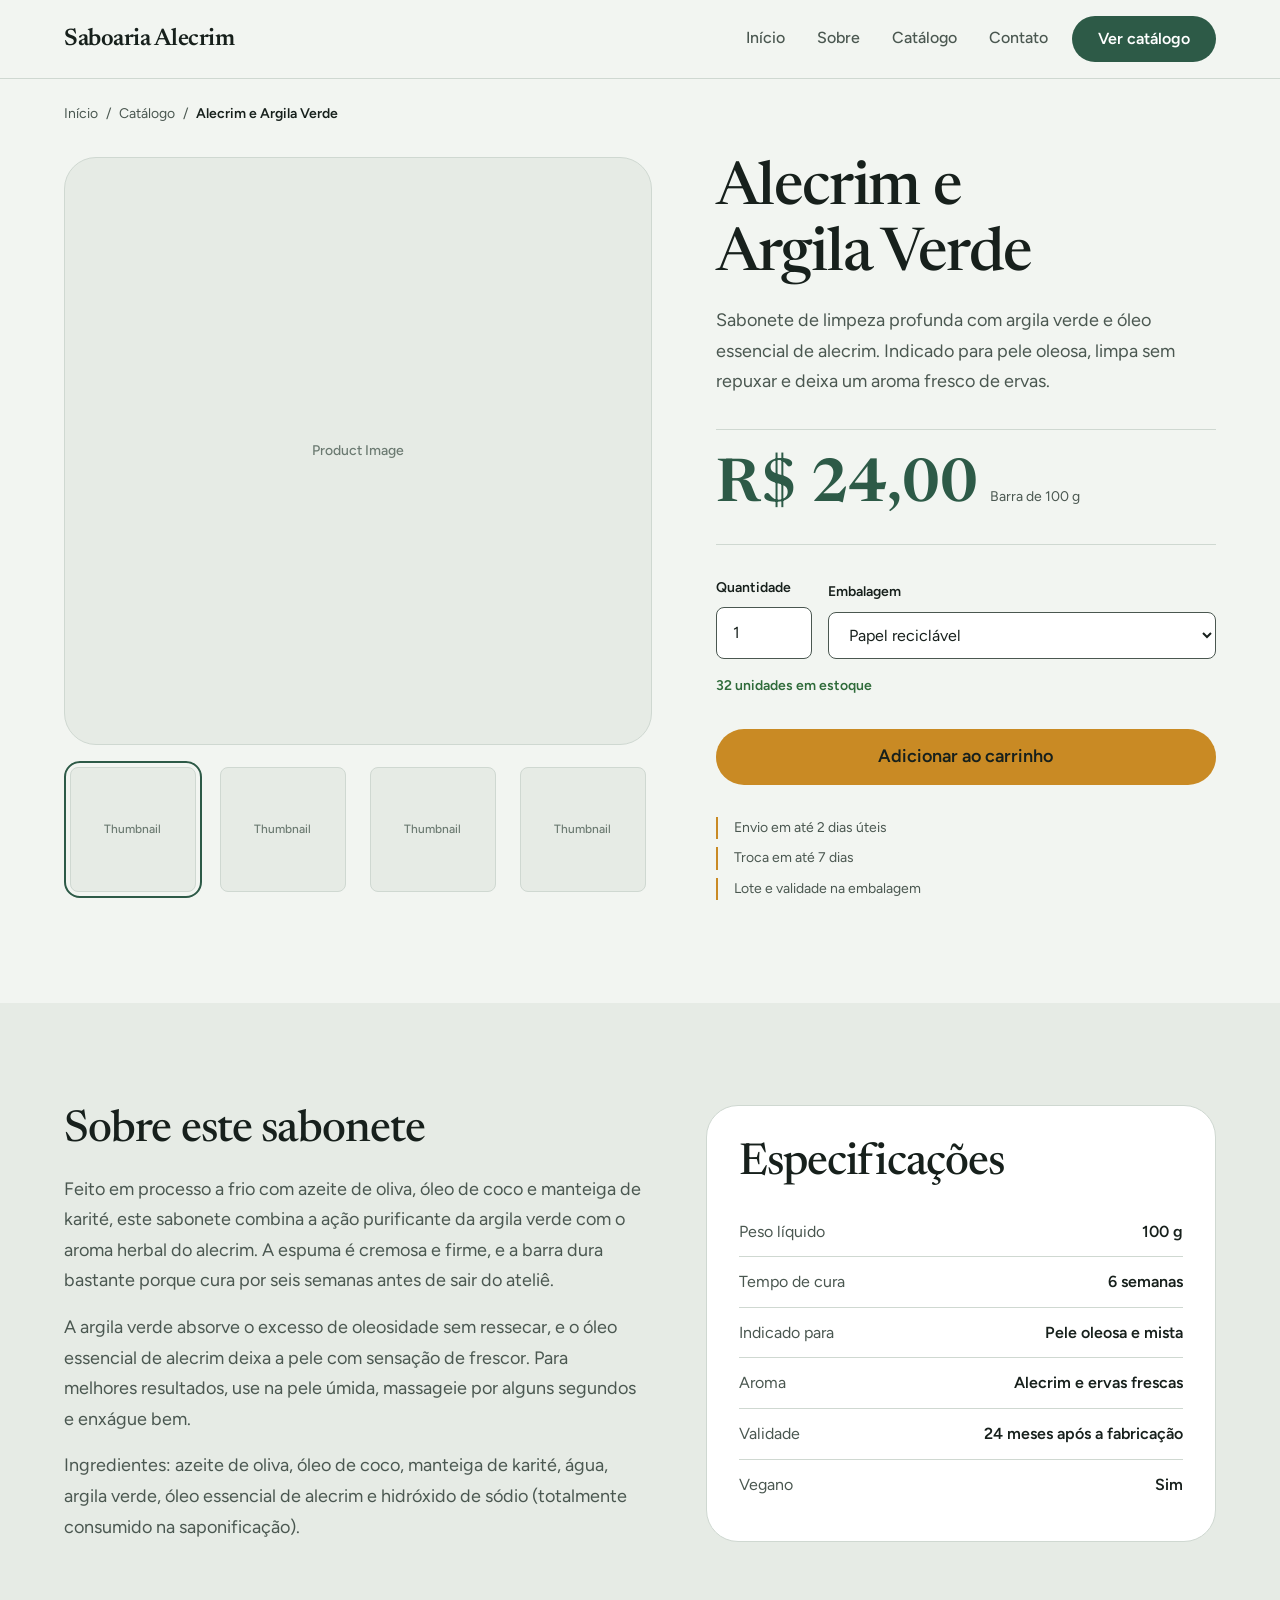
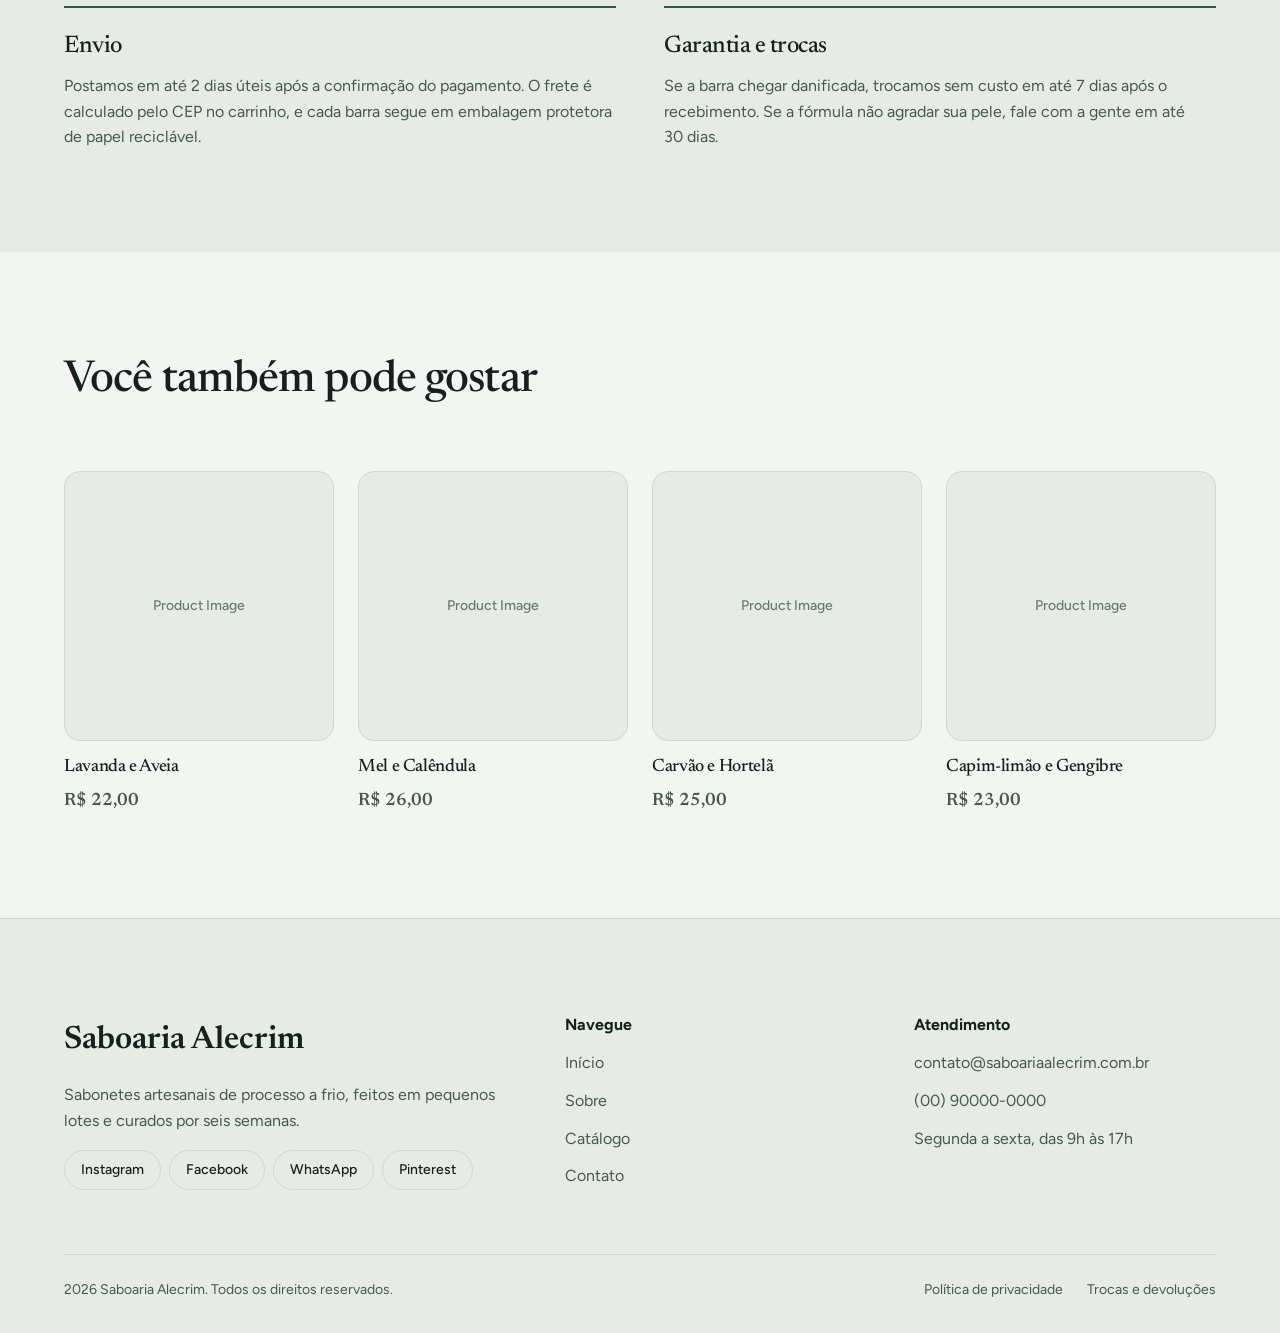
<file: templates/produtos/sabonetes artesanais/preco/preco.html>
<!DOCTYPE html>
<html lang="pt-BR">
<head>
  <meta charset="UTF-8">
  <meta name="viewport" content="width=device-width, initial-scale=1">
  <title>Alecrim e Argila Verde | Saboaria Alecrim</title>
  <meta name="description" content="Sabonete artesanal de limpeza profunda com argila verde e óleo essencial de alecrim. Indicado para pele oleosa e mista.">
  <link rel="stylesheet" href="../global.css">
  <link rel="stylesheet" href="../styleguide.css">
  <link rel="stylesheet" href="preco.css">
</head>
<body>

  <div class="preco-desktop">

    <header class="site-header">
      <div class="site-header__inner">
        <a id="logo" class="site-logo" href="../home/index.html">Saboaria Alecrim</a>
        <nav id="navbar" class="site-nav" aria-label="Navegação principal">
          <ul class="site-nav__list">
            <li class="site-nav__item"><a class="site-nav__link" href="../home/index.html">Início</a></li>
            <li class="site-nav__item"><a class="site-nav__link" href="../sobre/sobre.html">Sobre</a></li>
            <li class="site-nav__item"><a class="site-nav__link" href="../catalogo/catalogo.html">Catálogo</a></li>
            <li class="site-nav__item"><a class="site-nav__link" href="../contato/contato.html">Contato</a></li>
          </ul>
        </nav>
        <a class="button button--primary site-header__cta" href="../catalogo/catalogo.html">Ver catálogo</a>
      </div>
    </header>

    <main class="page-main">

      <div class="breadcrumbs-bar">
        <nav class="breadcrumbs" aria-label="Trilha de navegação">
          <ol class="breadcrumbs__list">
            <li class="breadcrumbs__item"><a class="breadcrumbs__link" href="../home/index.html">Início</a></li>
            <li class="breadcrumbs__item"><a class="breadcrumbs__link" href="../catalogo/catalogo.html">Catálogo</a></li>
            <li class="breadcrumbs__item"><span class="breadcrumbs__current" aria-current="page">Alecrim e Argila Verde</span></li>
          </ol>
        </nav>
      </div>

      <section class="purchase">
        <div class="purchase__inner">

          <div class="gallery">
            <div id="product-image" class="image-placeholder image-placeholder--main" role="img" aria-label="Product Image">Product Image</div>
            <ul class="gallery__thumbs">
              <li class="gallery__thumb-item"><button class="thumb" type="button" aria-label="Ver imagem 1" aria-pressed="true"><span class="image-placeholder image-placeholder--thumb">Thumbnail</span></button></li>
              <li class="gallery__thumb-item"><button class="thumb" type="button" aria-label="Ver imagem 2" aria-pressed="false"><span class="image-placeholder image-placeholder--thumb">Thumbnail</span></button></li>
              <li class="gallery__thumb-item"><button class="thumb" type="button" aria-label="Ver imagem 3" aria-pressed="false"><span class="image-placeholder image-placeholder--thumb">Thumbnail</span></button></li>
              <li class="gallery__thumb-item"><button class="thumb" type="button" aria-label="Ver imagem 4" aria-pressed="false"><span class="image-placeholder image-placeholder--thumb">Thumbnail</span></button></li>
            </ul>
          </div>

          <div class="purchase__info">
            <div class="purchase__heading">
              <h1 id="product-title" class="purchase__title">Alecrim e Argila Verde</h1>
              <p id="product-description" class="purchase__description">Sabonete de limpeza profunda com argila verde e óleo essencial de alecrim. Indicado para pele oleosa, limpa sem repuxar e deixa um aroma fresco de ervas.</p>
            </div>

            <div class="purchase__price-block">
              <p id="product-price" class="purchase__price">R$ 24,00</p>
              <p class="purchase__unit">Barra de 100 g</p>
            </div>

            <div id="stock-quantity" class="options">
              <div class="field">
                <label class="field__label" for="quantity-input">Quantidade</label>
                <input class="field__control" id="quantity-input" type="number" name="quantity" min="1" max="32" value="1" inputmode="numeric">
              </div>
              <div class="field">
                <label class="field__label" for="packaging-select">Embalagem</label>
                <select class="field__control" id="packaging-select" name="packaging">
                  <option value="padrao">Papel reciclável</option>
                  <option value="presente">Para presente (com fita e cartão)</option>
                </select>
              </div>
              <p class="options__stock">32 unidades em estoque</p>
            </div>

            <button id="buy-button" class="button button--accent button--large" type="button">Adicionar ao carrinho</button>

            <ul class="assurances">
              <li class="assurances__item">Envio em até 2 dias úteis</li>
              <li class="assurances__item">Troca em até 7 dias</li>
              <li class="assurances__item">Lote e validade na embalagem</li>
            </ul>
          </div>

        </div>
      </section>

      <section class="section section--alt details">
        <div class="section__inner">
          <div class="details__layout">
            <div class="details__description">
              <h2 class="details__title">Sobre este sabonete</h2>
              <p class="details__text">Feito em processo a frio com azeite de oliva, óleo de coco e manteiga de karité, este sabonete combina a ação purificante da argila verde com o aroma herbal do alecrim. A espuma é cremosa e firme, e a barra dura bastante porque cura por seis semanas antes de sair do ateliê.</p>
              <p class="details__text">A argila verde absorve o excesso de oleosidade sem ressecar, e o óleo essencial de alecrim deixa a pele com sensação de frescor. Para melhores resultados, use na pele úmida, massageie por alguns segundos e enxágue bem.</p>
              <p class="details__text">Ingredientes: azeite de oliva, óleo de coco, manteiga de karité, água, argila verde, óleo essencial de alecrim e hidróxido de sódio (totalmente consumido na saponificação).</p>
            </div>
            <div class="details__specs">
              <h2 class="details__title">Especificações</h2>
              <dl class="specs">
                <div class="specs__row"><dt class="specs__term">Peso líquido</dt><dd class="specs__value">100 g</dd></div>
                <div class="specs__row"><dt class="specs__term">Tempo de cura</dt><dd class="specs__value">6 semanas</dd></div>
                <div class="specs__row"><dt class="specs__term">Indicado para</dt><dd class="specs__value">Pele oleosa e mista</dd></div>
                <div class="specs__row"><dt class="specs__term">Aroma</dt><dd class="specs__value">Alecrim e ervas frescas</dd></div>
                <div class="specs__row"><dt class="specs__term">Validade</dt><dd class="specs__value">24 meses após a fabricação</dd></div>
                <div class="specs__row"><dt class="specs__term">Vegano</dt><dd class="specs__value">Sim</dd></div>
              </dl>
            </div>
          </div>
          <div class="policies">
            <article class="policy-card">
              <h3 class="policy-card__title">Envio</h3>
              <p class="policy-card__text">Postamos em até 2 dias úteis após a confirmação do pagamento. O frete é calculado pelo CEP no carrinho, e cada barra segue em embalagem protetora de papel reciclável.</p>
            </article>
            <article class="policy-card">
              <h3 class="policy-card__title">Garantia e trocas</h3>
              <p class="policy-card__text">Se a barra chegar danificada, trocamos sem custo em até 7 dias após o recebimento. Se a fórmula não agradar sua pele, fale com a gente em até 30 dias.</p>
            </article>
          </div>
        </div>
      </section>

      <section class="section related">
        <div class="section__inner">
          <h2 class="related__title">Você também pode gostar</h2>
          <ul class="related__grid">
            <li class="related__item">
              <a class="related-card" href="../preco/preco.html">
                <div class="image-placeholder image-placeholder--related" role="img" aria-label="Product Image">Product Image</div>
                <h3 class="related-card__title">Lavanda e Aveia</h3>
                <p class="related-card__price">R$ 22,00</p>
              </a>
            </li>
            <li class="related__item">
              <a class="related-card" href="../preco/preco.html">
                <div class="image-placeholder image-placeholder--related" role="img" aria-label="Product Image">Product Image</div>
                <h3 class="related-card__title">Mel e Calêndula</h3>
                <p class="related-card__price">R$ 26,00</p>
              </a>
            </li>
            <li class="related__item">
              <a class="related-card" href="../preco/preco.html">
                <div class="image-placeholder image-placeholder--related" role="img" aria-label="Product Image">Product Image</div>
                <h3 class="related-card__title">Carvão e Hortelã</h3>
                <p class="related-card__price">R$ 25,00</p>
              </a>
            </li>
            <li class="related__item">
              <a class="related-card" href="../preco/preco.html">
                <div class="image-placeholder image-placeholder--related" role="img" aria-label="Product Image">Product Image</div>
                <h3 class="related-card__title">Capim-limão e Gengibre</h3>
                <p class="related-card__price">R$ 23,00</p>
              </a>
            </li>
          </ul>
        </div>
      </section>

    </main>

    <footer id="footer" class="site-footer">
      <div class="site-footer__inner">
        <div class="site-footer__top">
          <div class="site-footer__brand">
            <p class="site-footer__logo">Saboaria Alecrim</p>
            <p class="site-footer__about">Sabonetes artesanais de processo a frio, feitos em pequenos lotes e curados por seis semanas.</p>
            <ul id="social-links" class="social-links" aria-label="Redes sociais">
              <li class="social-links__item"><a class="social-links__link" href="#">Instagram</a></li>
              <li class="social-links__item"><a class="social-links__link" href="#">Facebook</a></li>
              <li class="social-links__item"><a class="social-links__link" href="#">WhatsApp</a></li>
              <li class="social-links__item"><a class="social-links__link" href="#">Pinterest</a></li>
            </ul>
          </div>
          <nav class="site-footer__column" aria-label="Navegação do rodapé">
            <h2 class="site-footer__heading">Navegue</h2>
            <ul class="site-footer__list">
              <li><a class="site-footer__link" href="../home/index.html">Início</a></li>
              <li><a class="site-footer__link" href="../sobre/sobre.html">Sobre</a></li>
              <li><a class="site-footer__link" href="../catalogo/catalogo.html">Catálogo</a></li>
              <li><a class="site-footer__link" href="../contato/contato.html">Contato</a></li>
            </ul>
          </nav>
          <div class="site-footer__column">
            <h2 class="site-footer__heading">Atendimento</h2>
            <ul class="site-footer__list">
              <li><a class="site-footer__link" href="mailto:contato@saboariaalecrim.com.br">contato@saboariaalecrim.com.br</a></li>
              <li><a class="site-footer__link" href="tel:+5500000000000">(00) 90000-0000</a></li>
              <li><span class="site-footer__text">Segunda a sexta, das 9h às 17h</span></li>
            </ul>
          </div>
        </div>
        <div class="site-footer__bottom">
          <p class="site-footer__copy">2026 Saboaria Alecrim. Todos os direitos reservados.</p>
          <ul class="site-footer__legal">
            <li><a class="site-footer__link" href="#">Política de privacidade</a></li>
            <li><a class="site-footer__link" href="#">Trocas e devoluções</a></li>
          </ul>
        </div>
      </div>
    </footer>

  </div>

  <div class="preco-mobile">

    <header class="site-header">
      <div class="site-header__inner">
        <a class="site-logo" data-mirror-id="logo" href="../home/index.html">Saboaria Alecrim</a>
        <details id="mobile-menu" class="mobile-menu">
          <summary class="mobile-menu__toggle">Menu</summary>
          <nav class="mobile-menu__panel" data-mirror-id="navbar" aria-label="Navegação principal">
            <ul class="mobile-menu__list">
              <li><a class="mobile-menu__link" href="../home/index.html">Início</a></li>
              <li><a class="mobile-menu__link" href="../sobre/sobre.html">Sobre</a></li>
              <li><a class="mobile-menu__link" href="../catalogo/catalogo.html">Catálogo</a></li>
              <li><a class="mobile-menu__link" href="../contato/contato.html">Contato</a></li>
            </ul>
            <a class="button button--primary" href="../catalogo/catalogo.html">Ver catálogo</a>
          </nav>
        </details>
      </div>
    </header>

    <main class="page-main">

      <div class="breadcrumbs-bar">
        <nav class="breadcrumbs" aria-label="Trilha de navegação">
          <ol class="breadcrumbs__list">
            <li class="breadcrumbs__item"><a class="breadcrumbs__link" href="../home/index.html">Início</a></li>
            <li class="breadcrumbs__item"><a class="breadcrumbs__link" href="../catalogo/catalogo.html">Catálogo</a></li>
            <li class="breadcrumbs__item"><span class="breadcrumbs__current" aria-current="page">Alecrim e Argila Verde</span></li>
          </ol>
        </nav>
      </div>

      <section class="purchase">
        <div class="purchase__inner">

          <div class="gallery">
            <div class="image-placeholder image-placeholder--main" data-mirror-id="product-image" role="img" aria-label="Product Image">Product Image</div>
            <ul class="gallery__thumbs">
              <li class="gallery__thumb-item"><button class="thumb" type="button" aria-label="Ver imagem 1" aria-pressed="true"><span class="image-placeholder image-placeholder--thumb">Thumbnail</span></button></li>
              <li class="gallery__thumb-item"><button class="thumb" type="button" aria-label="Ver imagem 2" aria-pressed="false"><span class="image-placeholder image-placeholder--thumb">Thumbnail</span></button></li>
              <li class="gallery__thumb-item"><button class="thumb" type="button" aria-label="Ver imagem 3" aria-pressed="false"><span class="image-placeholder image-placeholder--thumb">Thumbnail</span></button></li>
              <li class="gallery__thumb-item"><button class="thumb" type="button" aria-label="Ver imagem 4" aria-pressed="false"><span class="image-placeholder image-placeholder--thumb">Thumbnail</span></button></li>
            </ul>
          </div>

          <div class="purchase__info">
            <div class="purchase__heading">
              <h1 class="purchase__title" data-mirror-id="product-title">Alecrim e Argila Verde</h1>
              <p class="purchase__description" data-mirror-id="product-description">Sabonete de limpeza profunda com argila verde e óleo essencial de alecrim. Indicado para pele oleosa, limpa sem repuxar e deixa um aroma fresco de ervas.</p>
            </div>

            <div class="purchase__price-block">
              <p class="purchase__price" data-mirror-id="product-price">R$ 24,00</p>
              <p class="purchase__unit">Barra de 100 g</p>
            </div>

            <div class="options" data-mirror-id="stock-quantity">
              <div class="field">
                <label class="field__label" for="m-quantity-input">Quantidade</label>
                <input class="field__control" id="m-quantity-input" type="number" name="quantity" min="1" max="32" value="1" inputmode="numeric">
              </div>
              <div class="field">
                <label class="field__label" for="m-packaging-select">Embalagem</label>
                <select class="field__control" id="m-packaging-select" name="packaging">
                  <option value="padrao">Papel reciclável</option>
                  <option value="presente">Para presente (com fita e cartão)</option>
                </select>
              </div>
              <p class="options__stock">32 unidades em estoque</p>
            </div>

            <button class="button button--accent button--large" data-mirror-id="buy-button" type="button">Adicionar ao carrinho</button>

            <ul class="assurances">
              <li class="assurances__item">Envio em até 2 dias úteis</li>
              <li class="assurances__item">Troca em até 7 dias</li>
              <li class="assurances__item">Lote e validade na embalagem</li>
            </ul>
          </div>

        </div>
      </section>

      <section class="section section--alt details">
        <div class="section__inner">
          <div class="details__layout">
            <div class="details__description">
              <h2 class="details__title">Sobre este sabonete</h2>
              <p class="details__text">Feito em processo a frio com azeite de oliva, óleo de coco e manteiga de karité, este sabonete combina a ação purificante da argila verde com o aroma herbal do alecrim. A espuma é cremosa e firme, e a barra dura bastante porque cura por seis semanas antes de sair do ateliê.</p>
              <p class="details__text">A argila verde absorve o excesso de oleosidade sem ressecar, e o óleo essencial de alecrim deixa a pele com sensação de frescor. Para melhores resultados, use na pele úmida, massageie por alguns segundos e enxágue bem.</p>
              <p class="details__text">Ingredientes: azeite de oliva, óleo de coco, manteiga de karité, água, argila verde, óleo essencial de alecrim e hidróxido de sódio (totalmente consumido na saponificação).</p>
            </div>
            <div class="details__specs">
              <h2 class="details__title">Especificações</h2>
              <dl class="specs">
                <div class="specs__row"><dt class="specs__term">Peso líquido</dt><dd class="specs__value">100 g</dd></div>
                <div class="specs__row"><dt class="specs__term">Tempo de cura</dt><dd class="specs__value">6 semanas</dd></div>
                <div class="specs__row"><dt class="specs__term">Indicado para</dt><dd class="specs__value">Pele oleosa e mista</dd></div>
                <div class="specs__row"><dt class="specs__term">Aroma</dt><dd class="specs__value">Alecrim e ervas frescas</dd></div>
                <div class="specs__row"><dt class="specs__term">Validade</dt><dd class="specs__value">24 meses após a fabricação</dd></div>
                <div class="specs__row"><dt class="specs__term">Vegano</dt><dd class="specs__value">Sim</dd></div>
              </dl>
            </div>
          </div>
          <div class="policies">
            <article class="policy-card">
              <h3 class="policy-card__title">Envio</h3>
              <p class="policy-card__text">Postamos em até 2 dias úteis após a confirmação do pagamento. O frete é calculado pelo CEP no carrinho, e cada barra segue em embalagem protetora de papel reciclável.</p>
            </article>
            <article class="policy-card">
              <h3 class="policy-card__title">Garantia e trocas</h3>
              <p class="policy-card__text">Se a barra chegar danificada, trocamos sem custo em até 7 dias após o recebimento. Se a fórmula não agradar sua pele, fale com a gente em até 30 dias.</p>
            </article>
          </div>
        </div>
      </section>

      <section class="section related">
        <div class="section__inner">
          <h2 class="related__title">Você também pode gostar</h2>
          <ul class="related__grid">
            <li class="related__item">
              <a class="related-card" href="../preco/preco.html">
                <div class="image-placeholder image-placeholder--related" role="img" aria-label="Product Image">Product Image</div>
                <h3 class="related-card__title">Lavanda e Aveia</h3>
                <p class="related-card__price">R$ 22,00</p>
              </a>
            </li>
            <li class="related__item">
              <a class="related-card" href="../preco/preco.html">
                <div class="image-placeholder image-placeholder--related" role="img" aria-label="Product Image">Product Image</div>
                <h3 class="related-card__title">Mel e Calêndula</h3>
                <p class="related-card__price">R$ 26,00</p>
              </a>
            </li>
            <li class="related__item">
              <a class="related-card" href="../preco/preco.html">
                <div class="image-placeholder image-placeholder--related" role="img" aria-label="Product Image">Product Image</div>
                <h3 class="related-card__title">Carvão e Hortelã</h3>
                <p class="related-card__price">R$ 25,00</p>
              </a>
            </li>
            <li class="related__item">
              <a class="related-card" href="../preco/preco.html">
                <div class="image-placeholder image-placeholder--related" role="img" aria-label="Product Image">Product Image</div>
                <h3 class="related-card__title">Capim-limão e Gengibre</h3>
                <p class="related-card__price">R$ 23,00</p>
              </a>
            </li>
          </ul>
        </div>
      </section>

    </main>

    <footer class="site-footer" data-mirror-id="footer">
      <div class="site-footer__inner">
        <div class="site-footer__top">
          <div class="site-footer__brand">
            <p class="site-footer__logo">Saboaria Alecrim</p>
            <p class="site-footer__about">Sabonetes artesanais de processo a frio, feitos em pequenos lotes e curados por seis semanas.</p>
            <ul class="social-links" data-mirror-id="social-links" aria-label="Redes sociais">
              <li class="social-links__item"><a class="social-links__link" href="#">Instagram</a></li>
              <li class="social-links__item"><a class="social-links__link" href="#">Facebook</a></li>
              <li class="social-links__item"><a class="social-links__link" href="#">WhatsApp</a></li>
              <li class="social-links__item"><a class="social-links__link" href="#">Pinterest</a></li>
            </ul>
          </div>
          <nav class="site-footer__column" aria-label="Navegação do rodapé">
            <h2 class="site-footer__heading">Navegue</h2>
            <ul class="site-footer__list">
              <li><a class="site-footer__link" href="../home/index.html">Início</a></li>
              <li><a class="site-footer__link" href="../sobre/sobre.html">Sobre</a></li>
              <li><a class="site-footer__link" href="../catalogo/catalogo.html">Catálogo</a></li>
              <li><a class="site-footer__link" href="../contato/contato.html">Contato</a></li>
            </ul>
          </nav>
          <div class="site-footer__column">
            <h2 class="site-footer__heading">Atendimento</h2>
            <ul class="site-footer__list">
              <li><a class="site-footer__link" href="mailto:contato@saboariaalecrim.com.br">contato@saboariaalecrim.com.br</a></li>
              <li><a class="site-footer__link" href="tel:+5500000000000">(00) 90000-0000</a></li>
              <li><span class="site-footer__text">Segunda a sexta, das 9h às 17h</span></li>
            </ul>
          </div>
        </div>
        <div class="site-footer__bottom">
          <p class="site-footer__copy">2026 Saboaria Alecrim. Todos os direitos reservados.</p>
          <ul class="site-footer__legal">
            <li><a class="site-footer__link" href="#">Política de privacidade</a></li>
            <li><a class="site-footer__link" href="#">Trocas e devoluções</a></li>
          </ul>
        </div>
      </div>
    </footer>

  </div>

</body>
</html>
</file>
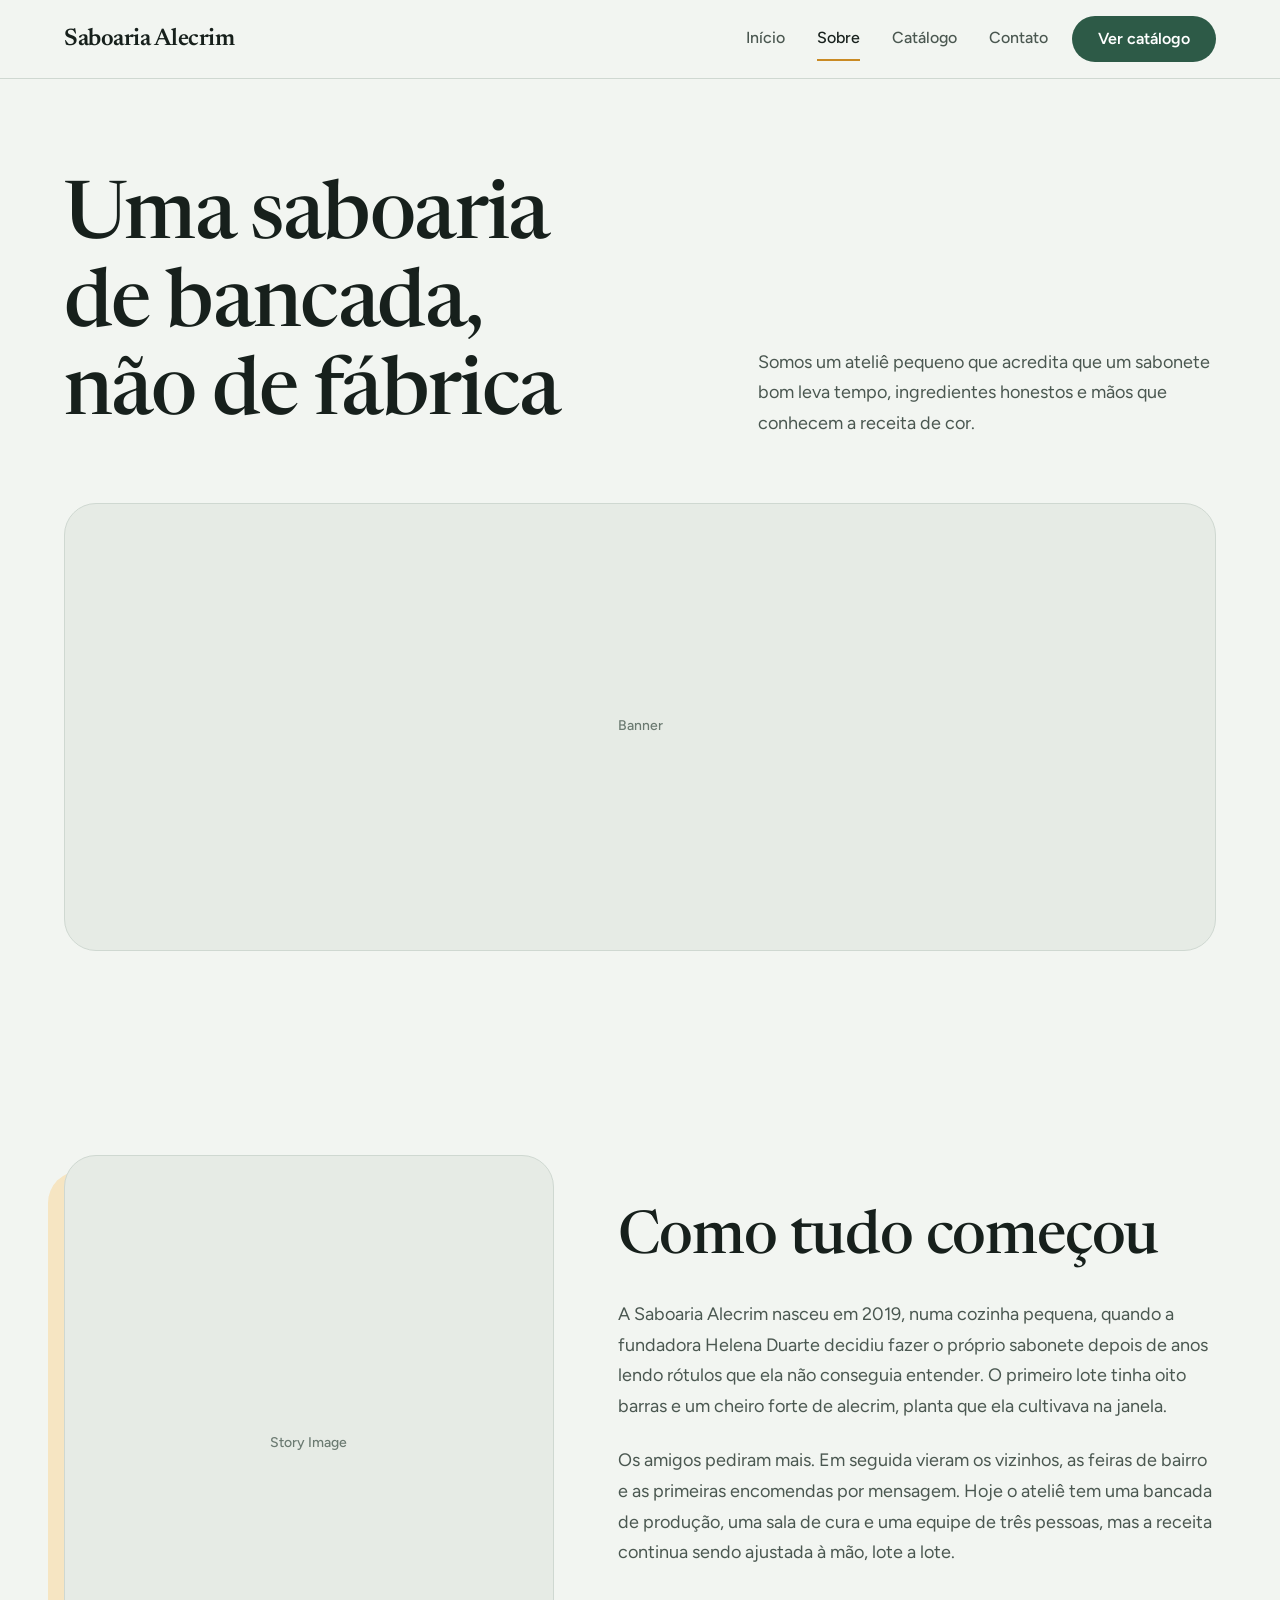
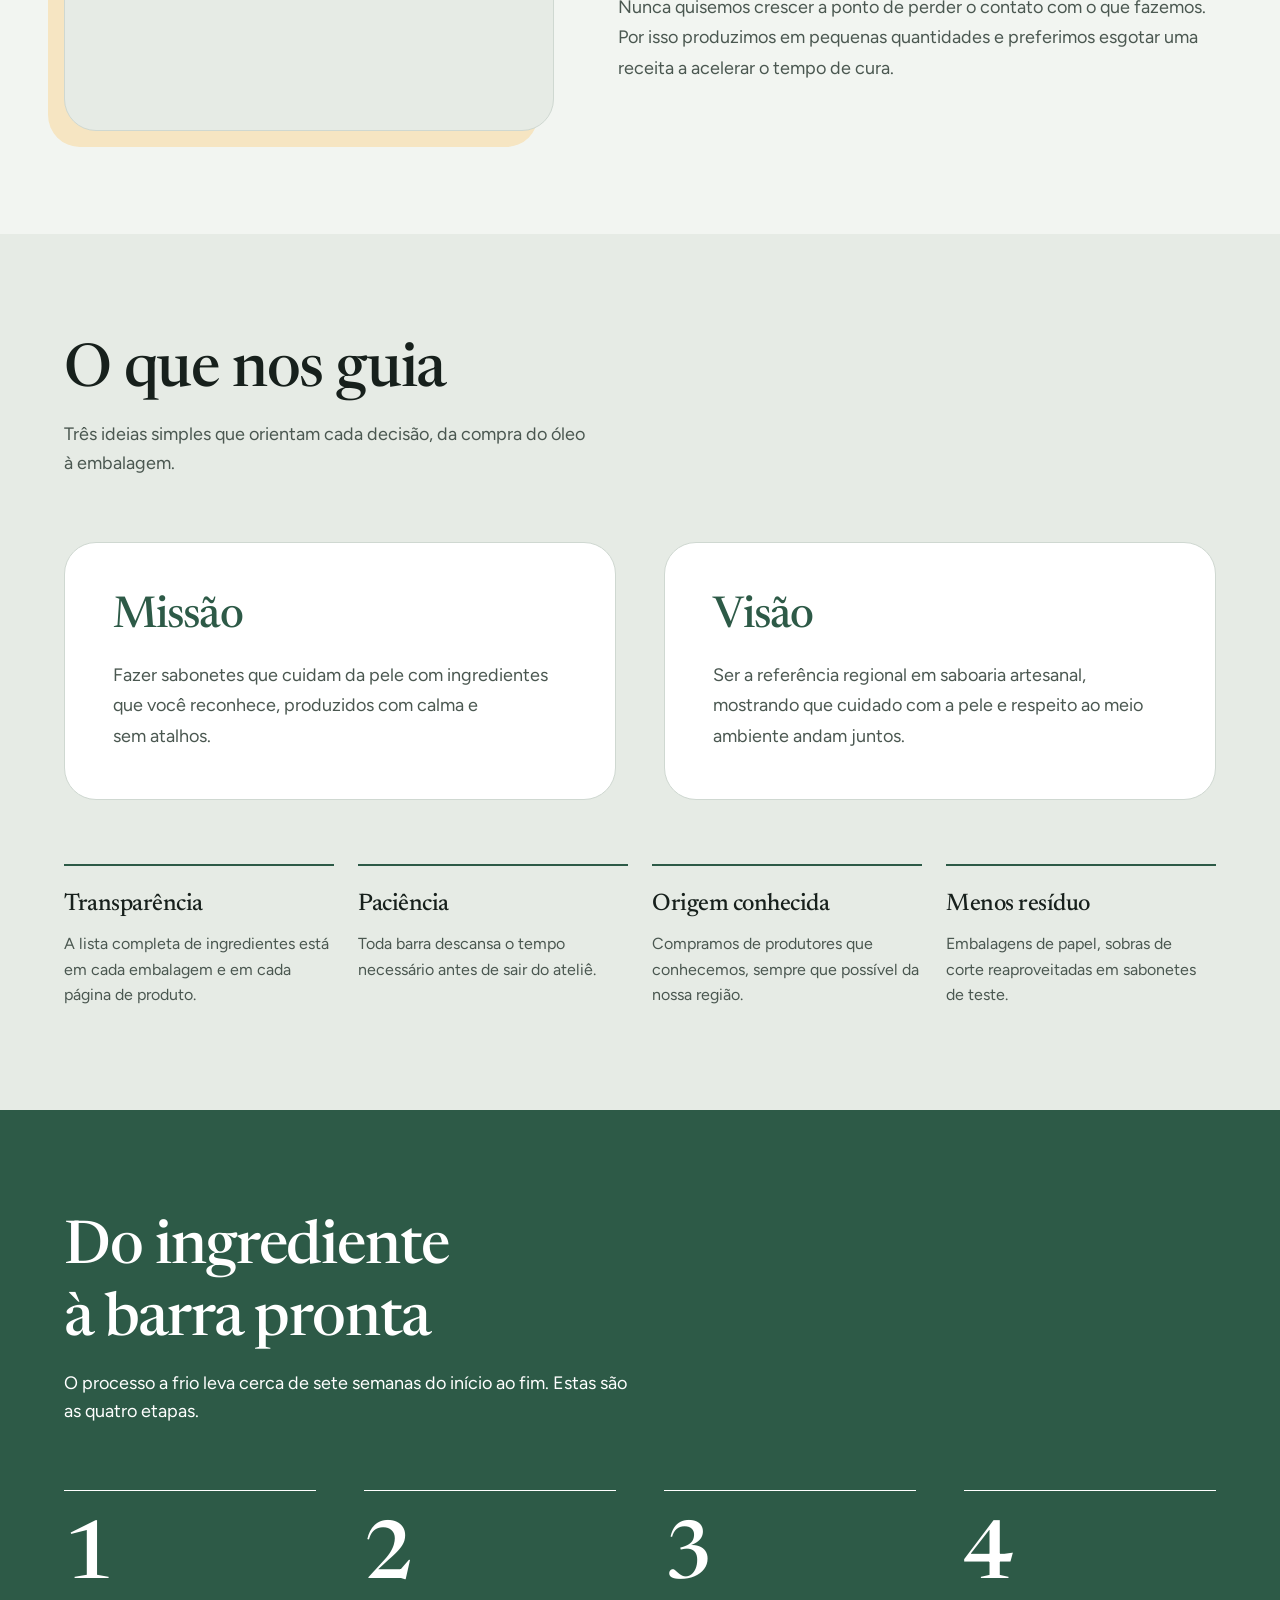
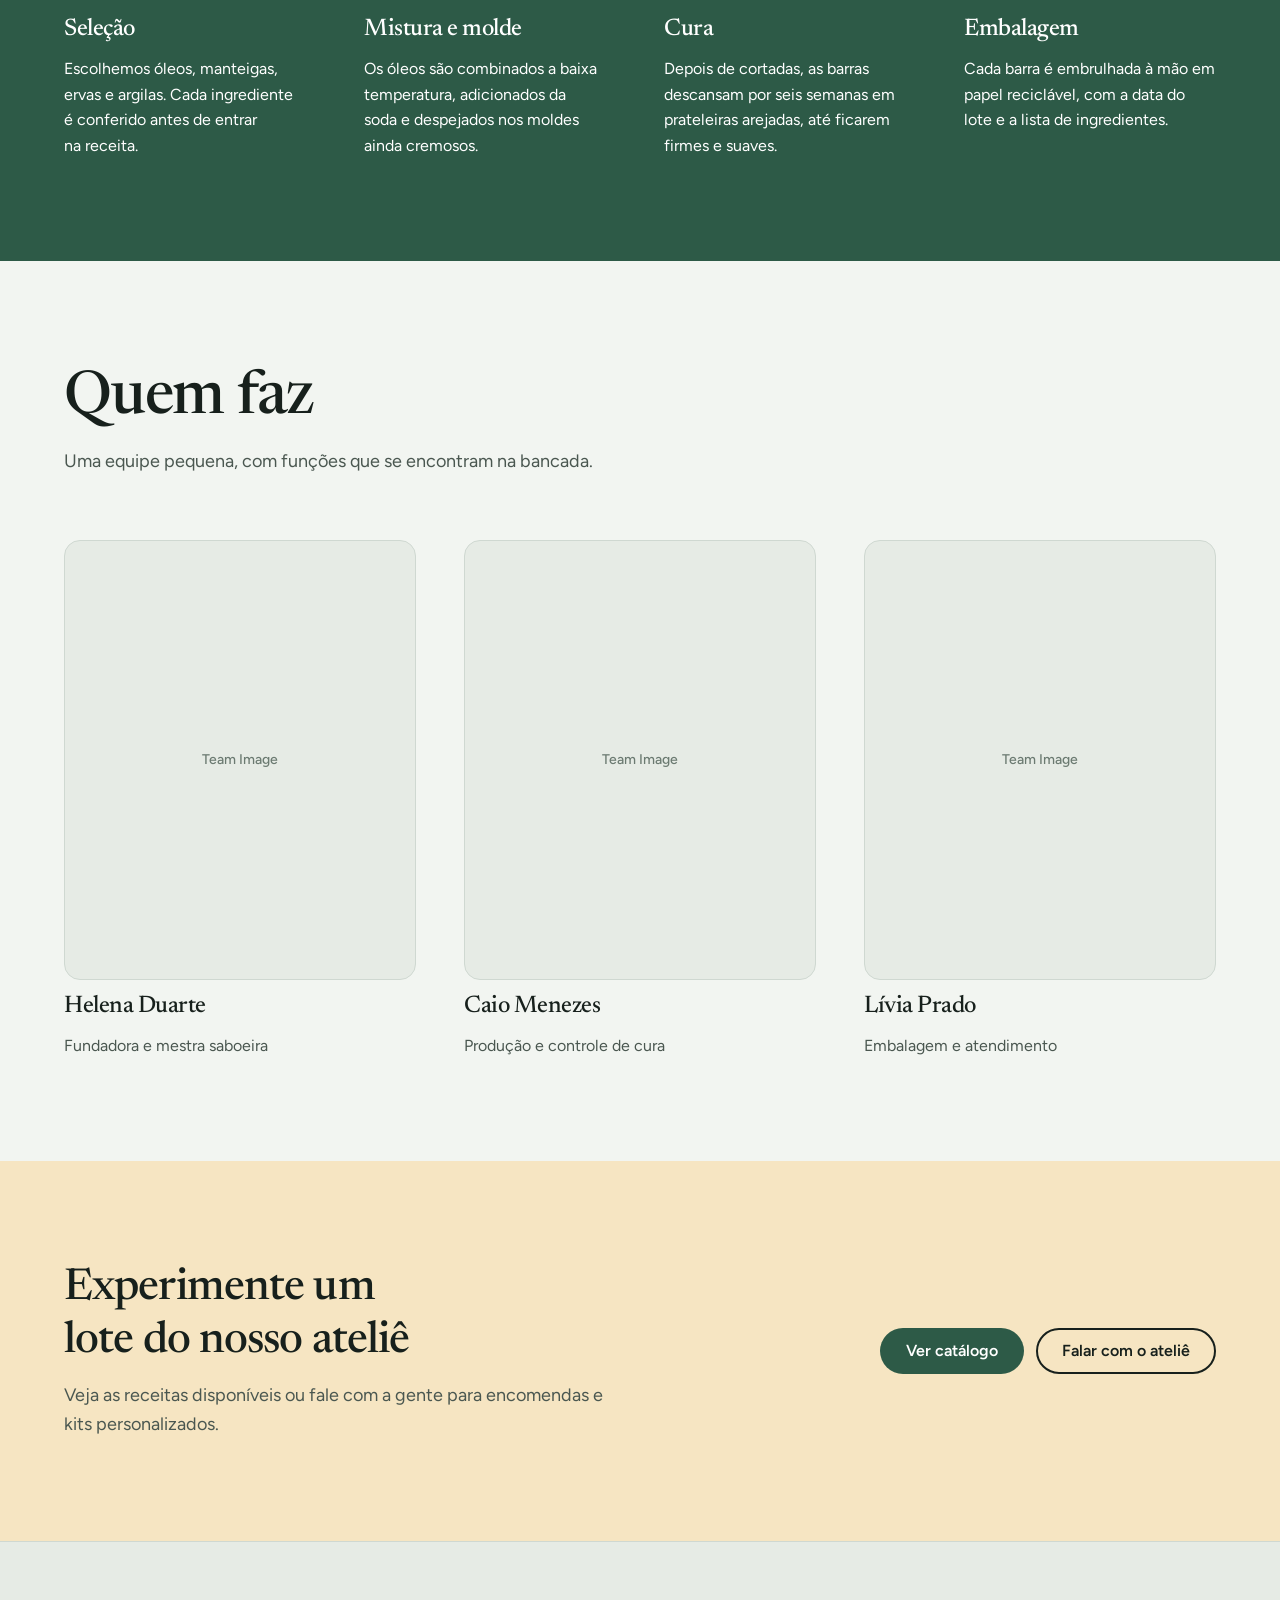
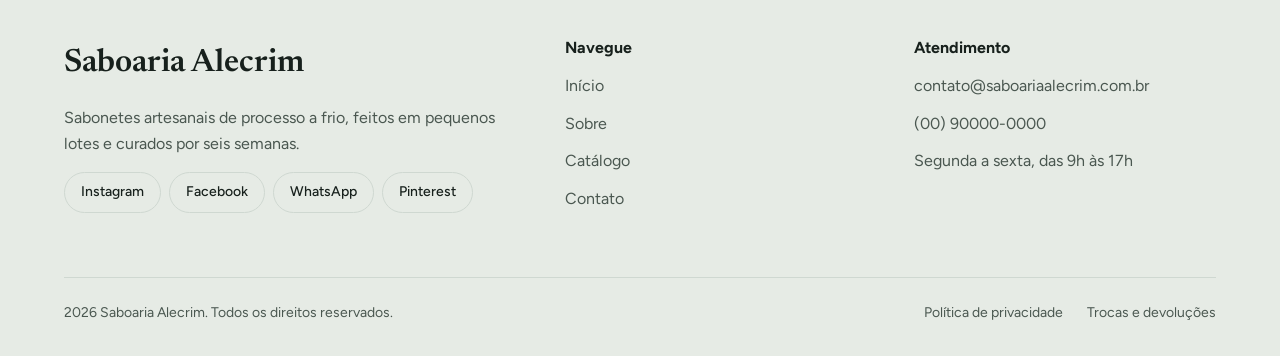
<file: templates/produtos/sabonetes artesanais/sobre/sobre.html>
<!DOCTYPE html>
<html lang="pt-BR">
<head>
  <meta charset="UTF-8">
  <meta name="viewport" content="width=device-width, initial-scale=1">
  <title>Sobre | Saboaria Alecrim</title>
  <meta name="description" content="Conheça a história, a missão e o processo da Saboaria Alecrim: sabonetes artesanais de processo a frio, feitos em pequenos lotes.">
  <link rel="stylesheet" href="../global.css">
  <link rel="stylesheet" href="../styleguide.css">
  <link rel="stylesheet" href="sobre.css">
</head>
<body>

  <div class="sobre-desktop">

    <header class="site-header">
      <div class="site-header__inner">
        <a id="logo" class="site-logo" href="../home/index.html">Saboaria Alecrim</a>
        <nav id="navbar" class="site-nav" aria-label="Navegação principal">
          <ul class="site-nav__list">
            <li class="site-nav__item"><a class="site-nav__link" href="../home/index.html">Início</a></li>
            <li class="site-nav__item"><a class="site-nav__link" href="../sobre/sobre.html" aria-current="page">Sobre</a></li>
            <li class="site-nav__item"><a class="site-nav__link" href="../catalogo/catalogo.html">Catálogo</a></li>
            <li class="site-nav__item"><a class="site-nav__link" href="../contato/contato.html">Contato</a></li>
          </ul>
        </nav>
        <a class="button button--primary site-header__cta" href="../catalogo/catalogo.html">Ver catálogo</a>
      </div>
    </header>

    <main class="page-main">

      <section class="section intro">
        <div class="section__inner">
          <div class="intro__header">
            <h1 class="intro__title">Uma saboaria de bancada, não de fábrica</h1>
            <p class="intro__lead">Somos um ateliê pequeno que acredita que um sabonete bom leva tempo, ingredientes honestos e mãos que conhecem a receita de cor.</p>
          </div>
          <div class="image-placeholder image-placeholder--banner" role="img" aria-label="Banner">Banner</div>
        </div>
      </section>

      <section class="section story">
        <div class="section__inner">
          <div class="story__layout">
            <div class="story__media">
              <div class="image-placeholder image-placeholder--story" role="img" aria-label="Story Image">Story Image</div>
            </div>
            <div id="about-text" class="story__content">
              <h2 class="story__title">Como tudo começou</h2>
              <p class="story__text">A Saboaria Alecrim nasceu em 2019, numa cozinha pequena, quando a fundadora Helena Duarte decidiu fazer o próprio sabonete depois de anos lendo rótulos que ela não conseguia entender. O primeiro lote tinha oito barras e um cheiro forte de alecrim, planta que ela cultivava na janela.</p>
              <p class="story__text">Os amigos pediram mais. Em seguida vieram os vizinhos, as feiras de bairro e as primeiras encomendas por mensagem. Hoje o ateliê tem uma bancada de produção, uma sala de cura e uma equipe de três pessoas, mas a receita continua sendo ajustada à mão, lote a lote.</p>
              <p class="story__text">Nunca quisemos crescer a ponto de perder o contato com o que fazemos. Por isso produzimos em pequenas quantidades e preferimos esgotar uma receita a acelerar o tempo de cura.</p>
            </div>
          </div>
        </div>
      </section>

      <section class="section section--alt principles">
        <div class="section__inner">
          <div class="section-heading">
            <h2 class="section-heading__title">O que nos guia</h2>
            <p class="section-heading__text">Três ideias simples que orientam cada decisão, da compra do óleo à embalagem.</p>
          </div>
          <div class="principles__pair">
            <article class="principle-card">
              <h3 class="principle-card__title">Missão</h3>
              <p class="principle-card__text">Fazer sabonetes que cuidam da pele com ingredientes que você reconhece, produzidos com calma e sem atalhos.</p>
            </article>
            <article class="principle-card">
              <h3 class="principle-card__title">Visão</h3>
              <p class="principle-card__text">Ser a referência regional em saboaria artesanal, mostrando que cuidado com a pele e respeito ao meio ambiente andam juntos.</p>
            </article>
          </div>
          <ul class="values">
            <li class="value">
              <h3 class="value__title">Transparência</h3>
              <p class="value__text">A lista completa de ingredientes está em cada embalagem e em cada página de produto.</p>
            </li>
            <li class="value">
              <h3 class="value__title">Paciência</h3>
              <p class="value__text">Toda barra descansa o tempo necessário antes de sair do ateliê.</p>
            </li>
            <li class="value">
              <h3 class="value__title">Origem conhecida</h3>
              <p class="value__text">Compramos de produtores que conhecemos, sempre que possível da nossa região.</p>
            </li>
            <li class="value">
              <h3 class="value__title">Menos resíduo</h3>
              <p class="value__text">Embalagens de papel, sobras de corte reaproveitadas em sabonetes de teste.</p>
            </li>
          </ul>
        </div>
      </section>

      <section class="section process">
        <div class="section__inner">
          <div class="section-heading">
            <h2 class="section-heading__title">Do ingrediente à barra pronta</h2>
            <p class="section-heading__text">O processo a frio leva cerca de sete semanas do início ao fim. Estas são as quatro etapas.</p>
          </div>
          <ol class="process__steps">
            <li class="process__step">
              <span class="process__number">1</span>
              <h3 class="process__title">Seleção</h3>
              <p class="process__text">Escolhemos óleos, manteigas, ervas e argilas. Cada ingrediente é conferido antes de entrar na receita.</p>
            </li>
            <li class="process__step">
              <span class="process__number">2</span>
              <h3 class="process__title">Mistura e molde</h3>
              <p class="process__text">Os óleos são combinados a baixa temperatura, adicionados da soda e despejados nos moldes ainda cremosos.</p>
            </li>
            <li class="process__step">
              <span class="process__number">3</span>
              <h3 class="process__title">Cura</h3>
              <p class="process__text">Depois de cortadas, as barras descansam por seis semanas em prateleiras arejadas, até ficarem firmes e suaves.</p>
            </li>
            <li class="process__step">
              <span class="process__number">4</span>
              <h3 class="process__title">Embalagem</h3>
              <p class="process__text">Cada barra é embrulhada à mão em papel reciclável, com a data do lote e a lista de ingredientes.</p>
            </li>
          </ol>
        </div>
      </section>

      <section class="section team">
        <div class="section__inner">
          <div class="section-heading">
            <h2 class="section-heading__title">Quem faz</h2>
            <p class="section-heading__text">Uma equipe pequena, com funções que se encontram na bancada.</p>
          </div>
          <ul class="team__list">
            <li class="team__item">
              <article class="team-card">
                <div class="image-placeholder image-placeholder--team" role="img" aria-label="Team Image">Team Image</div>
                <h3 class="team-card__name">Helena Duarte</h3>
                <p class="team-card__role">Fundadora e mestra saboeira</p>
              </article>
            </li>
            <li class="team__item">
              <article class="team-card">
                <div class="image-placeholder image-placeholder--team" role="img" aria-label="Team Image">Team Image</div>
                <h3 class="team-card__name">Caio Menezes</h3>
                <p class="team-card__role">Produção e controle de cura</p>
              </article>
            </li>
            <li class="team__item">
              <article class="team-card">
                <div class="image-placeholder image-placeholder--team" role="img" aria-label="Team Image">Team Image</div>
                <h3 class="team-card__name">Lívia Prado</h3>
                <p class="team-card__role">Embalagem e atendimento</p>
              </article>
            </li>
          </ul>
        </div>
      </section>

      <section class="section cta-band">
        <div class="section__inner cta-band__inner">
          <div class="cta-band__content">
            <h2 class="cta-band__title">Experimente um lote do nosso ateliê</h2>
            <p class="cta-band__text">Veja as receitas disponíveis ou fale com a gente para encomendas e kits personalizados.</p>
          </div>
          <div class="cta-band__actions">
            <a class="button button--primary" href="../catalogo/catalogo.html">Ver catálogo</a>
            <a class="button button--outline" href="../contato/contato.html">Falar com o ateliê</a>
          </div>
        </div>
      </section>

    </main>

    <footer id="footer" class="site-footer">
      <div class="site-footer__inner">
        <div class="site-footer__top">
          <div class="site-footer__brand">
            <p class="site-footer__logo">Saboaria Alecrim</p>
            <p class="site-footer__about">Sabonetes artesanais de processo a frio, feitos em pequenos lotes e curados por seis semanas.</p>
            <ul id="social-links" class="social-links" aria-label="Redes sociais">
              <li class="social-links__item"><a class="social-links__link" href="#">Instagram</a></li>
              <li class="social-links__item"><a class="social-links__link" href="#">Facebook</a></li>
              <li class="social-links__item"><a class="social-links__link" href="#">WhatsApp</a></li>
              <li class="social-links__item"><a class="social-links__link" href="#">Pinterest</a></li>
            </ul>
          </div>
          <nav class="site-footer__column" aria-label="Navegação do rodapé">
            <h2 class="site-footer__heading">Navegue</h2>
            <ul class="site-footer__list">
              <li><a class="site-footer__link" href="../home/index.html">Início</a></li>
              <li><a class="site-footer__link" href="../sobre/sobre.html">Sobre</a></li>
              <li><a class="site-footer__link" href="../catalogo/catalogo.html">Catálogo</a></li>
              <li><a class="site-footer__link" href="../contato/contato.html">Contato</a></li>
            </ul>
          </nav>
          <div class="site-footer__column">
            <h2 class="site-footer__heading">Atendimento</h2>
            <ul class="site-footer__list">
              <li><a class="site-footer__link" href="mailto:contato@saboariaalecrim.com.br">contato@saboariaalecrim.com.br</a></li>
              <li><a class="site-footer__link" href="tel:+5500000000000">(00) 90000-0000</a></li>
              <li><span class="site-footer__text">Segunda a sexta, das 9h às 17h</span></li>
            </ul>
          </div>
        </div>
        <div class="site-footer__bottom">
          <p class="site-footer__copy">2026 Saboaria Alecrim. Todos os direitos reservados.</p>
          <ul class="site-footer__legal">
            <li><a class="site-footer__link" href="#">Política de privacidade</a></li>
            <li><a class="site-footer__link" href="#">Trocas e devoluções</a></li>
          </ul>
        </div>
      </div>
    </footer>

  </div>

  <div class="sobre-mobile">

    <header class="site-header">
      <div class="site-header__inner">
        <a class="site-logo" data-mirror-id="logo" href="../home/index.html">Saboaria Alecrim</a>
        <details id="mobile-menu" class="mobile-menu">
          <summary class="mobile-menu__toggle">Menu</summary>
          <nav class="mobile-menu__panel" data-mirror-id="navbar" aria-label="Navegação principal">
            <ul class="mobile-menu__list">
              <li><a class="mobile-menu__link" href="../home/index.html">Início</a></li>
              <li><a class="mobile-menu__link" href="../sobre/sobre.html" aria-current="page">Sobre</a></li>
              <li><a class="mobile-menu__link" href="../catalogo/catalogo.html">Catálogo</a></li>
              <li><a class="mobile-menu__link" href="../contato/contato.html">Contato</a></li>
            </ul>
            <a class="button button--primary" href="../catalogo/catalogo.html">Ver catálogo</a>
          </nav>
        </details>
      </div>
    </header>

    <main class="page-main">

      <section class="section intro">
        <div class="section__inner">
          <div class="intro__header">
            <h1 class="intro__title">Uma saboaria de bancada, não de fábrica</h1>
            <p class="intro__lead">Somos um ateliê pequeno que acredita que um sabonete bom leva tempo, ingredientes honestos e mãos que conhecem a receita de cor.</p>
          </div>
          <div class="image-placeholder image-placeholder--banner" role="img" aria-label="Banner">Banner</div>
        </div>
      </section>

      <section class="section story">
        <div class="section__inner">
          <div class="story__layout">
            <div class="story__media">
              <div class="image-placeholder image-placeholder--story" role="img" aria-label="Story Image">Story Image</div>
            </div>
            <div class="story__content" data-mirror-id="about-text">
              <h2 class="story__title">Como tudo começou</h2>
              <p class="story__text">A Saboaria Alecrim nasceu em 2019, numa cozinha pequena, quando a fundadora Helena Duarte decidiu fazer o próprio sabonete depois de anos lendo rótulos que ela não conseguia entender. O primeiro lote tinha oito barras e um cheiro forte de alecrim, planta que ela cultivava na janela.</p>
              <p class="story__text">Os amigos pediram mais. Em seguida vieram os vizinhos, as feiras de bairro e as primeiras encomendas por mensagem. Hoje o ateliê tem uma bancada de produção, uma sala de cura e uma equipe de três pessoas, mas a receita continua sendo ajustada à mão, lote a lote.</p>
              <p class="story__text">Nunca quisemos crescer a ponto de perder o contato com o que fazemos. Por isso produzimos em pequenas quantidades e preferimos esgotar uma receita a acelerar o tempo de cura.</p>
            </div>
          </div>
        </div>
      </section>

      <section class="section section--alt principles">
        <div class="section__inner">
          <div class="section-heading">
            <h2 class="section-heading__title">O que nos guia</h2>
            <p class="section-heading__text">Três ideias simples que orientam cada decisão, da compra do óleo à embalagem.</p>
          </div>
          <div class="principles__pair">
            <article class="principle-card">
              <h3 class="principle-card__title">Missão</h3>
              <p class="principle-card__text">Fazer sabonetes que cuidam da pele com ingredientes que você reconhece, produzidos com calma e sem atalhos.</p>
            </article>
            <article class="principle-card">
              <h3 class="principle-card__title">Visão</h3>
              <p class="principle-card__text">Ser a referência regional em saboaria artesanal, mostrando que cuidado com a pele e respeito ao meio ambiente andam juntos.</p>
            </article>
          </div>
          <ul class="values">
            <li class="value">
              <h3 class="value__title">Transparência</h3>
              <p class="value__text">A lista completa de ingredientes está em cada embalagem e em cada página de produto.</p>
            </li>
            <li class="value">
              <h3 class="value__title">Paciência</h3>
              <p class="value__text">Toda barra descansa o tempo necessário antes de sair do ateliê.</p>
            </li>
            <li class="value">
              <h3 class="value__title">Origem conhecida</h3>
              <p class="value__text">Compramos de produtores que conhecemos, sempre que possível da nossa região.</p>
            </li>
            <li class="value">
              <h3 class="value__title">Menos resíduo</h3>
              <p class="value__text">Embalagens de papel, sobras de corte reaproveitadas em sabonetes de teste.</p>
            </li>
          </ul>
        </div>
      </section>

      <section class="section process">
        <div class="section__inner">
          <div class="section-heading">
            <h2 class="section-heading__title">Do ingrediente à barra pronta</h2>
            <p class="section-heading__text">O processo a frio leva cerca de sete semanas do início ao fim. Estas são as quatro etapas.</p>
          </div>
          <ol class="process__steps">
            <li class="process__step">
              <span class="process__number">1</span>
              <h3 class="process__title">Seleção</h3>
              <p class="process__text">Escolhemos óleos, manteigas, ervas e argilas. Cada ingrediente é conferido antes de entrar na receita.</p>
            </li>
            <li class="process__step">
              <span class="process__number">2</span>
              <h3 class="process__title">Mistura e molde</h3>
              <p class="process__text">Os óleos são combinados a baixa temperatura, adicionados da soda e despejados nos moldes ainda cremosos.</p>
            </li>
            <li class="process__step">
              <span class="process__number">3</span>
              <h3 class="process__title">Cura</h3>
              <p class="process__text">Depois de cortadas, as barras descansam por seis semanas em prateleiras arejadas, até ficarem firmes e suaves.</p>
            </li>
            <li class="process__step">
              <span class="process__number">4</span>
              <h3 class="process__title">Embalagem</h3>
              <p class="process__text">Cada barra é embrulhada à mão em papel reciclável, com a data do lote e a lista de ingredientes.</p>
            </li>
          </ol>
        </div>
      </section>

      <section class="section team">
        <div class="section__inner">
          <div class="section-heading">
            <h2 class="section-heading__title">Quem faz</h2>
            <p class="section-heading__text">Uma equipe pequena, com funções que se encontram na bancada.</p>
          </div>
          <ul class="team__list">
            <li class="team__item">
              <article class="team-card">
                <div class="image-placeholder image-placeholder--team" role="img" aria-label="Team Image">Team Image</div>
                <h3 class="team-card__name">Helena Duarte</h3>
                <p class="team-card__role">Fundadora e mestra saboeira</p>
              </article>
            </li>
            <li class="team__item">
              <article class="team-card">
                <div class="image-placeholder image-placeholder--team" role="img" aria-label="Team Image">Team Image</div>
                <h3 class="team-card__name">Caio Menezes</h3>
                <p class="team-card__role">Produção e controle de cura</p>
              </article>
            </li>
            <li class="team__item">
              <article class="team-card">
                <div class="image-placeholder image-placeholder--team" role="img" aria-label="Team Image">Team Image</div>
                <h3 class="team-card__name">Lívia Prado</h3>
                <p class="team-card__role">Embalagem e atendimento</p>
              </article>
            </li>
          </ul>
        </div>
      </section>

      <section class="section cta-band">
        <div class="section__inner cta-band__inner">
          <div class="cta-band__content">
            <h2 class="cta-band__title">Experimente um lote do nosso ateliê</h2>
            <p class="cta-band__text">Veja as receitas disponíveis ou fale com a gente para encomendas e kits personalizados.</p>
          </div>
          <div class="cta-band__actions">
            <a class="button button--primary" href="../catalogo/catalogo.html">Ver catálogo</a>
            <a class="button button--outline" href="../contato/contato.html">Falar com o ateliê</a>
          </div>
        </div>
      </section>

    </main>

    <footer class="site-footer" data-mirror-id="footer">
      <div class="site-footer__inner">
        <div class="site-footer__top">
          <div class="site-footer__brand">
            <p class="site-footer__logo">Saboaria Alecrim</p>
            <p class="site-footer__about">Sabonetes artesanais de processo a frio, feitos em pequenos lotes e curados por seis semanas.</p>
            <ul class="social-links" data-mirror-id="social-links" aria-label="Redes sociais">
              <li class="social-links__item"><a class="social-links__link" href="#">Instagram</a></li>
              <li class="social-links__item"><a class="social-links__link" href="#">Facebook</a></li>
              <li class="social-links__item"><a class="social-links__link" href="#">WhatsApp</a></li>
              <li class="social-links__item"><a class="social-links__link" href="#">Pinterest</a></li>
            </ul>
          </div>
          <nav class="site-footer__column" aria-label="Navegação do rodapé">
            <h2 class="site-footer__heading">Navegue</h2>
            <ul class="site-footer__list">
              <li><a class="site-footer__link" href="../home/index.html">Início</a></li>
              <li><a class="site-footer__link" href="../sobre/sobre.html">Sobre</a></li>
              <li><a class="site-footer__link" href="../catalogo/catalogo.html">Catálogo</a></li>
              <li><a class="site-footer__link" href="../contato/contato.html">Contato</a></li>
            </ul>
          </nav>
          <div class="site-footer__column">
            <h2 class="site-footer__heading">Atendimento</h2>
            <ul class="site-footer__list">
              <li><a class="site-footer__link" href="mailto:contato@saboariaalecrim.com.br">contato@saboariaalecrim.com.br</a></li>
              <li><a class="site-footer__link" href="tel:+5500000000000">(00) 90000-0000</a></li>
              <li><span class="site-footer__text">Segunda a sexta, das 9h às 17h</span></li>
            </ul>
          </div>
        </div>
        <div class="site-footer__bottom">
          <p class="site-footer__copy">2026 Saboaria Alecrim. Todos os direitos reservados.</p>
          <ul class="site-footer__legal">
            <li><a class="site-footer__link" href="#">Política de privacidade</a></li>
            <li><a class="site-footer__link" href="#">Trocas e devoluções</a></li>
          </ul>
        </div>
      </div>
    </footer>

  </div>

</body>
</html>
</file>
<file: templates/produtos/sabonetes artesanais/global.css>
*,
*::before,
*::after {
  margin: 0;
  padding: 0;
  box-sizing: border-box;
}

html {
  -webkit-text-size-adjust: 100%;
  text-size-adjust: 100%;
  scroll-behavior: smooth;
  scroll-padding-top: var(--space-9);
}

body {
  min-height: 100vh;
  font-family: var(--font-family-body);
  font-size: var(--font-size-md);
  font-weight: var(--font-weight-regular);
  line-height: var(--line-height-body);
  color: var(--color-text);
  background-color: var(--color-bg);
  -webkit-font-smoothing: antialiased;
  -moz-osx-font-smoothing: grayscale;
  text-rendering: optimizeLegibility;
}


img,
picture,
video,
canvas,
svg {
  display: block;
  max-width: 100%;
}

h1,
h2,
h3,
h4,
h5,
h6 {
  font-family: var(--font-family-display);
  font-weight: var(--font-weight-medium);
  line-height: var(--line-height-heading);
  letter-spacing: var(--letter-spacing-tight);
  color: var(--color-text);
  text-wrap: balance;
}

h1 {
  font-size: var(--font-size-5xl);
  line-height: var(--line-height-tight);
}

h2 {
  font-size: var(--font-size-4xl);
}

h3 {
  font-size: var(--font-size-3xl);
}

h4 {
  font-size: var(--font-size-2xl);
}

h5 {
  font-size: var(--font-size-xl);
}

h6 {
  font-size: var(--font-size-lg);
}

p {
  max-width: var(--measure-body);
  text-wrap: pretty;
}

strong,
b {
  font-weight: var(--font-weight-semibold);
}

small {
  font-size: var(--font-size-sm);
}

a {
  color: var(--color-link);
  text-decoration-thickness: var(--border-width-thin);
  text-underline-offset: var(--space-1);
  transition: color var(--transition-fast);
}

a:hover {
  color: var(--color-link-hover);
}

ul,
ol {
  list-style: none;
}

table {
  border-collapse: collapse;
  border-spacing: 0;
}

hr {
  border: 0;
  border-top: var(--border-width-thin) solid var(--color-border);
}

button,
input,
select,
textarea {
  font: inherit;
  color: inherit;
  letter-spacing: inherit;
}

button {
  background: none;
  border: 0;
  cursor: pointer;
}

button:disabled,
input:disabled,
select:disabled,
textarea:disabled {
  cursor: not-allowed;
  opacity: 0.6;
}

textarea {
  resize: vertical;
}

fieldset {
  border: 0;
}

:focus-visible {
  outline: var(--focus-ring-width) solid var(--color-focus);
  outline-offset: var(--focus-ring-offset);
}

::selection {
  color: var(--color-on-primary);
  background-color: var(--color-primary);
}

.visually-hidden {
  position: absolute;
  width: 1px;
  height: 1px;
  margin: -1px;
  padding: 0;
  overflow: hidden;
  clip: rect(0, 0, 0, 0);
  white-space: nowrap;
  border: 0;
}

[hidden] {
  display: none !important;
}


@media (prefers-reduced-motion: reduce) {
  html {
    scroll-behavior: auto;
  }

  *,
  *::before,
  *::after {
    animation-duration: 0.01ms !important;
    animation-iteration-count: 1 !important;
    transition-duration: 0.01ms !important;
  }
}
</file>
<file: templates/produtos/sabonetes artesanais/styleguide.css>
@import url("https://fonts.googleapis.com/css2?family=Figtree:wght@400;500;600;700&family=Newsreader:ital,opsz,wght@0,6..72,400;0,6..72,500;0,6..72,600;1,6..72,400&display=swap");


:root {
  --palette-alecrim-900: #16291f;
  --palette-alecrim-700: #2d5a47;
  --palette-alecrim-500: #4b8268;
  --palette-alecrim-300: #7fc4a3;
  --palette-alecrim-100: #dcebe3;


  --palette-ameixa-900: #3a1d31;
  --palette-ameixa-700: #7a3e65;
  --palette-ameixa-500: #a35c8a;
  --palette-ameixa-300: #d49bc0;
  --palette-ameixa-100: #f0dde8;

  --palette-mel-900: #5a3a0a;
  --palette-mel-700: #9a6212;
  --palette-mel-500: #c98a24;
  --palette-mel-300: #e0a84a;
  --palette-mel-100: #f6e5c2;

  --palette-neutral-0: #ffffff;
  --palette-neutral-50: #f2f5f1;
  --palette-neutral-100: #e6ebe5;
  --palette-neutral-200: #cfd8d1;
  --palette-neutral-500: #6b7a71;
  --palette-neutral-700: #4a5750;
  --palette-neutral-900: #17201c;
  --palette-neutral-950: #0f1613;
  --palette-neutral-850: #172420;
  --palette-neutral-800: #20312b;
  --palette-neutral-600: #34473f;
  --palette-neutral-300: #a3b2aa;
  --palette-neutral-150: #e8eeea;

  --palette-success-700: #2f6b3a;
  --palette-success-300: #7fd08f;
  --palette-danger-700: #a3302a;
  --palette-danger-300: #f09a94;
  --palette-warning-700: #8a5a00;
  --palette-warning-300: #f0c46a;

  --palette-shadow-light: rgba(23, 32, 28, 0.08);
  --palette-shadow-light-strong: rgba(23, 32, 28, 0.16);
  --palette-shadow-dark: rgba(0, 0, 0, 0.4);
  --palette-shadow-dark-strong: rgba(0, 0, 0, 0.6);
  --palette-overlay-light: rgba(23, 32, 28, 0.55);
  --palette-overlay-dark: rgba(0, 0, 0, 0.7);


  --font-family-display: "Newsreader", "Georgia", "Times New Roman", serif;
  --font-family-body: "Figtree", "Helvetica Neue", "Arial", sans-serif;

  --font-weight-regular: 400;
  --font-weight-medium: 500;
  --font-weight-semibold: 600;
  --font-weight-bold: 700;

  /* Escala modular (razao aproximada 1.25) com tamanhos fluidos */
  --font-size-xs: 0.75rem;
  --font-size-sm: 0.875rem;
  --font-size-md: 1rem;
  --font-size-lg: 1.125rem;
  --font-size-xl: clamp(1.25rem, 1.1rem + 0.6vw, 1.5rem);
  --font-size-2xl: clamp(1.5rem, 1.25rem + 1vw, 2rem);
  --font-size-3xl: clamp(1.875rem, 1.45rem + 1.7vw, 2.75rem);
  --font-size-4xl: clamp(2.25rem, 1.6rem + 2.8vw, 3.75rem);
  --font-size-5xl: clamp(2.75rem, 1.8rem + 4.2vw, 5rem);

  --line-height-tight: 1.1;
  --line-height-heading: 1.2;
  --line-height-body: 1.6;
  --line-height-serif-body: 1.7;

  --letter-spacing-tight: -0.02em;
  --letter-spacing-normal: 0;
  --letter-spacing-wide: 0.02em;

  --measure-body: 65ch;
  --measure-narrow: 45ch;

  --space-0: 0;
  --space-1: 0.25rem;
  --space-2: 0.5rem;
  --space-3: 0.75rem;
  --space-4: 1rem;
  --space-5: 1.5rem;
  --space-6: 2rem;
  --space-7: 3rem;
  --space-8: 4rem;
  --space-9: 6rem;
  --space-10: 8rem;

  /* Espacamentos semanticos de layout */
  --section-padding-y: clamp(var(--space-8), 8vw, var(--space-10));
  --section-padding-x: clamp(var(--space-4), 5vw, var(--space-7));
  --container-max-width: 72rem;
  --container-narrow-max-width: 48rem;
  --gap-sm: var(--space-3);
  --gap-md: var(--space-5);
  --gap-lg: var(--space-7);


  --radius-none: 0;
  --radius-sm: 0.25rem;
  --radius-md: 0.5rem;
  --radius-lg: 1rem;
  --radius-xl: 2rem;
  --radius-pill: 999px;

  --border-width-thin: 1px;
  --border-width-thick: 2px;
  --focus-ring-width: 3px;
  --focus-ring-offset: 2px;

  --transition-fast: 150ms ease;
  --transition-base: 250ms ease;

  --z-base: 1;
  --z-sticky: 100;
  --z-menu: 200;
  --z-modal: 300;


  color-scheme: light;

  --color-bg: var(--palette-neutral-50);
  --color-surface: var(--palette-neutral-0);
  --color-surface-alt: var(--palette-neutral-100);
  --color-border: var(--palette-neutral-200);

  --color-text: var(--palette-neutral-900);
  --color-text-muted: var(--palette-neutral-700);
  --color-text-inverse: var(--palette-neutral-0);

  --color-primary: var(--palette-alecrim-700);
  --color-primary-hover: var(--palette-alecrim-900);
  --color-primary-soft: var(--palette-alecrim-100);
  --color-on-primary: var(--palette-neutral-0);

  --color-secondary: var(--palette-ameixa-700);
  --color-secondary-hover: var(--palette-ameixa-900);
  --color-secondary-soft: var(--palette-ameixa-100);
  --color-on-secondary: var(--palette-neutral-0);

  --color-accent: var(--palette-mel-500);
  --color-accent-hover: var(--palette-mel-700);
  --color-accent-soft: var(--palette-mel-100);
  --color-on-accent: var(--palette-neutral-900);

  --color-link: var(--palette-alecrim-700);
  --color-link-hover: var(--palette-ameixa-700);
  --color-focus: var(--palette-ameixa-700);

  --color-success: var(--palette-success-700);
  --color-danger: var(--palette-danger-700);
  --color-warning: var(--palette-warning-700);

  --color-placeholder-bg: var(--palette-neutral-100);
  --color-placeholder-text: var(--palette-neutral-500);
  --color-placeholder-border: var(--palette-neutral-200);

  --color-overlay: var(--palette-overlay-light);
  --shadow-sm: 0 1px 2px var(--palette-shadow-light);
  --shadow-md: 0 6px 16px var(--palette-shadow-light);
  --shadow-lg: 0 16px 40px var(--palette-shadow-light-strong);
}


:root[data-theme="dark"] {
  color-scheme: dark;

  --color-bg: var(--palette-neutral-950);
  --color-surface: var(--palette-neutral-850);
  --color-surface-alt: var(--palette-neutral-800);
  --color-border: var(--palette-neutral-600);

  --color-text: var(--palette-neutral-150);
  --color-text-muted: var(--palette-neutral-300);
  --color-text-inverse: var(--palette-neutral-950);

  --color-primary: var(--palette-alecrim-300);
  --color-primary-hover: var(--palette-alecrim-100);
  --color-primary-soft: var(--palette-alecrim-900);
  --color-on-primary: var(--palette-neutral-950);

  --color-secondary: var(--palette-ameixa-300);
  --color-secondary-hover: var(--palette-ameixa-100);
  --color-secondary-soft: var(--palette-ameixa-900);
  --color-on-secondary: var(--palette-neutral-950);

  --color-accent: var(--palette-mel-300);
  --color-accent-hover: var(--palette-mel-100);
  --color-accent-soft: var(--palette-mel-900);
  --color-on-accent: var(--palette-neutral-950);

  --color-link: var(--palette-alecrim-300);
  --color-link-hover: var(--palette-ameixa-300);
  --color-focus: var(--palette-mel-300);

  --color-success: var(--palette-success-300);
  --color-danger: var(--palette-danger-300);
  --color-warning: var(--palette-warning-300);

  --color-placeholder-bg: var(--palette-neutral-800);
  --color-placeholder-text: var(--palette-neutral-300);
  --color-placeholder-border: var(--palette-neutral-600);

  --color-overlay: var(--palette-overlay-dark);
  --shadow-sm: 0 1px 2px var(--palette-shadow-dark);
  --shadow-md: 0 6px 16px var(--palette-shadow-dark);
  --shadow-lg: 0 16px 40px var(--palette-shadow-dark-strong);
}


@media (prefers-color-scheme: dark) {
  :root:not([data-theme="light"]):not([data-theme="dark"]) {
    color-scheme: dark;

    --color-bg: var(--palette-neutral-950);
    --color-surface: var(--palette-neutral-850);
    --color-surface-alt: var(--palette-neutral-800);
    --color-border: var(--palette-neutral-600);

    --color-text: var(--palette-neutral-150);
    --color-text-muted: var(--palette-neutral-300);
    --color-text-inverse: var(--palette-neutral-950);

    --color-primary: var(--palette-alecrim-300);
    --color-primary-hover: var(--palette-alecrim-100);
    --color-primary-soft: var(--palette-alecrim-900);
    --color-on-primary: var(--palette-neutral-950);

    --color-secondary: var(--palette-ameixa-300);
    --color-secondary-hover: var(--palette-ameixa-100);
    --color-secondary-soft: var(--palette-ameixa-900);
    --color-on-secondary: var(--palette-neutral-950);

    --color-accent: var(--palette-mel-300);
    --color-accent-hover: var(--palette-mel-100);
    --color-accent-soft: var(--palette-mel-900);
    --color-on-accent: var(--palette-neutral-950);

    --color-link: var(--palette-alecrim-300);
    --color-link-hover: var(--palette-ameixa-300);
    --color-focus: var(--palette-mel-300);

    --color-success: var(--palette-success-300);
    --color-danger: var(--palette-danger-300);
    --color-warning: var(--palette-warning-300);

    --color-placeholder-bg: var(--palette-neutral-800);
    --color-placeholder-text: var(--palette-neutral-300);
    --color-placeholder-border: var(--palette-neutral-600);

    --color-overlay: var(--palette-overlay-dark);
    --shadow-sm: 0 1px 2px var(--palette-shadow-dark);
    --shadow-md: 0 6px 16px var(--palette-shadow-dark);
    --shadow-lg: 0 16px 40px var(--palette-shadow-dark-strong);
  }
}
</file>
<file: templates/produtos/sabonetes artesanais/home/home.css>
.home-desktop {
  display: flex;
  flex-direction: column;
  min-height: 100vh;
}

.home-mobile {
  display: none;
  flex-direction: column;
  min-height: 100vh;
}

.page-main {
  display: flex;
  flex-direction: column;
  flex: 1 0 auto;
}

.button {
  display: inline-flex;
  align-items: center;
  justify-content: center;
  gap: var(--space-2);
  padding: var(--space-3) var(--space-5);
  border: var(--border-width-thick) solid transparent;
  border-radius: var(--radius-pill);
  font-size: var(--font-size-md);
  font-weight: var(--font-weight-semibold);
  line-height: var(--line-height-tight);
  text-align: center;
  text-decoration: none;
  transition: background-color var(--transition-fast), color var(--transition-fast), box-shadow var(--transition-fast);
}

.button--primary {
  color: var(--color-on-primary);
  background-color: var(--color-primary);
}

.button--primary:hover {
  color: var(--color-on-primary);
  background-color: var(--color-primary-hover);
}

.button--accent {
  color: var(--color-on-accent);
  background-color: var(--color-accent);
}

.button--accent:hover {
  color: var(--color-on-accent);
  box-shadow: var(--shadow-md);
}

.button--outline {
  color: var(--color-text);
  background-color: transparent;
  border-color: var(--color-text);
}

.button--outline:hover {
  color: var(--color-text-inverse);
  background-color: var(--color-text);
}

.image-placeholder {
  display: flex;
  align-items: center;
  justify-content: center;
  width: 100%;
  padding: var(--space-4);
  text-align: center;
  font-size: var(--font-size-sm);
  font-weight: var(--font-weight-medium);
  color: var(--color-placeholder-text);
  background-color: var(--color-placeholder-bg);
  border: var(--border-width-thin) solid var(--color-placeholder-border);
  border-radius: var(--radius-md);
}

.image-placeholder--hero {
  min-height: 34rem;
  border-radius: var(--radius-xl);
  box-shadow: var(--space-4) var(--space-4) 0 var(--color-accent-soft);
}

.image-placeholder--category {
  aspect-ratio: 4 / 5;
  border-radius: var(--radius-lg);
}

.image-placeholder--product {
  aspect-ratio: 1 / 1;
}

.image-placeholder--about {
  min-height: 32rem;
  border-radius: var(--radius-xl);
}

.site-header {
  position: sticky;
  top: 0;
  z-index: var(--z-sticky);
  display: flex;
  justify-content: center;
  padding: var(--space-4) var(--section-padding-x);
  background-color: var(--color-bg);
  border-bottom: var(--border-width-thin) solid var(--color-border);
}

.site-header__inner {
  display: flex;
  align-items: center;
  justify-content: space-between;
  gap: var(--gap-md);
  width: 100%;
  max-width: var(--container-max-width);
}

.site-logo {
  font-family: var(--font-family-display);
  font-size: var(--font-size-xl);
  font-weight: var(--font-weight-semibold);
  letter-spacing: var(--letter-spacing-tight);
  color: var(--color-text);
  text-decoration: none;
}

.site-logo:hover {
  color: var(--color-primary);
}

.site-nav {
  display: flex;
  margin-left: auto;
}

.site-nav__list {
  display: flex;
  align-items: center;
  gap: var(--space-6);
}

.site-nav__link {
  display: inline-flex;
  padding: var(--space-2) 0;
  font-weight: var(--font-weight-medium);
  color: var(--color-text-muted);
  text-decoration: none;
  border-bottom: var(--border-width-thick) solid transparent;
  transition: color var(--transition-fast), border-color var(--transition-fast);
}

.site-nav__link:hover,
.site-nav__link[aria-current="page"] {
  color: var(--color-text);
  border-bottom-color: var(--color-accent);
}

.section {
  display: flex;
  justify-content: center;
  padding: var(--section-padding-y) var(--section-padding-x);
}

.section--alt {
  background-color: var(--color-surface-alt);
}

.section__inner {
  display: flex;
  flex-direction: column;
  gap: var(--space-8);
  width: 100%;
  max-width: var(--container-max-width);
}

.section-header {
  display: flex;
  align-items: flex-end;
  justify-content: space-between;
  flex-wrap: wrap;
  gap: var(--gap-md);
}

.section-heading {
  display: flex;
  flex-direction: column;
  gap: var(--space-3);
  max-width: 36rem;
}

.section-heading__title {
  font-size: var(--font-size-4xl);
}

.section-heading__text {
  font-size: var(--font-size-lg);
  color: var(--color-text-muted);
}

.hero {
  display: flex;
  align-items: center;
  justify-content: center;
  min-height: 48rem;
  padding: var(--space-9) var(--section-padding-x);
  background-color: var(--color-bg);
}

.hero__inner {
  display: flex;
  align-items: center;
  gap: var(--space-8);
  width: 100%;
  max-width: var(--container-max-width);
}

.hero__content {
  display: flex;
  flex: 1 1 50%;
  flex-direction: column;
  align-items: flex-start;
  gap: var(--space-5);
}

.hero__title {
  font-size: var(--font-size-5xl);
  line-height: var(--line-height-tight);
}

.hero__text {
  font-size: var(--font-size-lg);
  color: var(--color-text-muted);
  max-width: var(--measure-narrow);
}

.hero__actions {
  display: flex;
  flex-wrap: wrap;
  gap: var(--space-3);
}

.hero__facts {
  display: flex;
  flex-wrap: wrap;
  gap: var(--space-6);
  width: 100%;
  margin-top: var(--space-4);
  padding-top: var(--space-5);
  border-top: var(--border-width-thin) solid var(--color-border);
}

.hero__fact {
  display: flex;
  flex-direction: column;
  gap: var(--space-1);
}

.hero__fact-value {
  font-family: var(--font-family-display);
  font-size: var(--font-size-2xl);
  font-weight: var(--font-weight-semibold);
  color: var(--color-primary);
}

.hero__fact-label {
  font-size: var(--font-size-sm);
  color: var(--color-text-muted);
}

.hero__media {
  display: flex;
  flex: 1 1 50%;
}

.category-grid {
  display: flex;
  gap: var(--gap-md);
}

.category-grid__item {
  display: flex;
  flex: 1 1 0;
}

.category-card {
  display: flex;
  flex: 1;
  flex-direction: column;
  gap: var(--space-3);
  color: var(--color-text);
  text-decoration: none;
}

.category-card__title {
  font-size: var(--font-size-xl);
  transition: color var(--transition-fast);
}

.category-card__text {
  font-size: var(--font-size-sm);
  color: var(--color-text-muted);
}

.category-card:hover .category-card__title {
  color: var(--color-primary);
}

.product-grid {
  display: flex;
  gap: var(--gap-md);
}

.product-grid__item {
  display: flex;
  flex: 1 1 0;
}

.product-card {
  display: flex;
  flex: 1;
  background-color: var(--color-surface);
  border: var(--border-width-thin) solid var(--color-border);
  border-radius: var(--radius-lg);
  overflow: hidden;
  transition: box-shadow var(--transition-base);
}

.product-card:hover,
.product-card:focus-within {
  box-shadow: var(--shadow-md);
}

.product-card__link {
  display: flex;
  flex: 1;
  flex-direction: column;
  gap: var(--space-4);
  padding: var(--space-4);
  color: var(--color-text);
  text-decoration: none;
}

.product-card__body {
  display: flex;
  flex-direction: column;
  align-items: flex-start;
  gap: var(--space-2);
}

.product-card__title {
  font-size: var(--font-size-xl);
}

.product-card__text {
  font-size: var(--font-size-sm);
  color: var(--color-text-muted);
}

.product-card__tag {
  padding: var(--space-1) var(--space-3);
  font-size: var(--font-size-xs);
  font-weight: var(--font-weight-semibold);
  color: var(--color-secondary);
  background-color: var(--color-secondary-soft);
  border-radius: var(--radius-pill);
}

.product-card__footer {
  display: flex;
  align-items: center;
  justify-content: space-between;
  gap: var(--space-3);
  margin-top: auto;
  padding-top: var(--space-4);
  border-top: var(--border-width-thin) solid var(--color-border);
}

.product-card__price {
  font-family: var(--font-family-display);
  font-size: var(--font-size-xl);
  font-weight: var(--font-weight-semibold);
}

.product-card__cta {
  font-size: var(--font-size-sm);
  font-weight: var(--font-weight-semibold);
  color: var(--color-primary);
  text-decoration: underline;
  text-underline-offset: var(--space-1);
}

.product-card:hover .product-card__cta {
  color: var(--color-link-hover);
}

.about__layout {
  display: flex;
  align-items: center;
  gap: var(--space-8);
}

.about__media {
  display: flex;
  flex: 1 1 45%;
}

.about__content {
  display: flex;
  flex: 1 1 55%;
  flex-direction: column;
  align-items: flex-start;
  gap: var(--space-5);
}

.about__title {
  font-size: var(--font-size-4xl);
}

.about__text {
  font-size: var(--font-size-lg);
  line-height: var(--line-height-serif-body);
  color: var(--color-text-muted);
}

.benefits {
  display: flex;
  gap: var(--gap-lg);
}

.benefit {
  display: flex;
  flex: 1 1 0;
  flex-direction: column;
  gap: var(--space-3);
  padding-top: var(--space-5);
  border-top: var(--border-width-thick) solid var(--color-primary);
}

.benefit__title {
  font-size: var(--font-size-xl);
}

.benefit__text {
  color: var(--color-text-muted);
}

.testimonials {
  background-color: var(--color-primary);
}

.testimonials .section-heading__title {
  color: var(--color-on-primary);
}

.testimonial-list {
  display: flex;
  gap: var(--gap-lg);
}

.testimonial-list__item {
  display: flex;
  flex: 1 1 0;
}

.testimonial {
  display: flex;
  flex: 1;
  flex-direction: column;
  justify-content: space-between;
  gap: var(--space-6);
  padding-top: var(--space-5);
  border-top: var(--border-width-thin) solid var(--color-on-primary);
}

.testimonial__quote {
  font-family: var(--font-family-display);
  font-size: var(--font-size-xl);
  line-height: var(--line-height-heading);
  color: var(--color-on-primary);
}

.testimonial__author {
  display: flex;
  flex-direction: column;
  gap: var(--space-1);
  color: var(--color-on-primary);
}

.testimonial__meta {
  font-size: var(--font-size-sm);
}

.site-footer {
  display: flex;
  justify-content: center;
  padding: var(--space-9) var(--section-padding-x) var(--space-6);
  background-color: var(--color-surface-alt);
  border-top: var(--border-width-thin) solid var(--color-border);
}

.site-footer__inner {
  display: flex;
  flex-direction: column;
  gap: var(--space-8);
  width: 100%;
  max-width: var(--container-max-width);
}

.site-footer__top {
  display: flex;
  gap: var(--gap-lg);
}

.site-footer__brand {
  display: flex;
  flex: 1.5 1 0;
  flex-direction: column;
  align-items: flex-start;
  gap: var(--space-4);
}

.site-footer__logo {
  font-family: var(--font-family-display);
  font-size: var(--font-size-2xl);
  font-weight: var(--font-weight-semibold);
}

.site-footer__about {
  color: var(--color-text-muted);
  max-width: var(--measure-narrow);
}

.site-footer__column {
  display: flex;
  flex: 1 1 0;
  flex-direction: column;
  gap: var(--space-4);
}

.site-footer__heading {
  font-family: var(--font-family-body);
  font-size: var(--font-size-md);
  font-weight: var(--font-weight-bold);
  letter-spacing: var(--letter-spacing-normal);
}

.site-footer__list {
  display: flex;
  flex-direction: column;
  gap: var(--space-3);
}

.site-footer__link {
  color: var(--color-text-muted);
  text-decoration: none;
}

.site-footer__link:hover {
  color: var(--color-primary);
  text-decoration: underline;
}

.site-footer__text {
  color: var(--color-text-muted);
}

.social-links {
  display: flex;
  flex-wrap: wrap;
  gap: var(--space-2);
}

.social-links__link {
  display: inline-flex;
  padding: var(--space-2) var(--space-4);
  font-size: var(--font-size-sm);
  font-weight: var(--font-weight-medium);
  color: var(--color-text);
  text-decoration: none;
  border: var(--border-width-thin) solid var(--color-border);
  border-radius: var(--radius-pill);
  transition: color var(--transition-fast), background-color var(--transition-fast), border-color var(--transition-fast);
}

.social-links__link:hover {
  color: var(--color-on-primary);
  background-color: var(--color-primary);
  border-color: var(--color-primary);
}

.site-footer__bottom {
  display: flex;
  align-items: center;
  justify-content: space-between;
  flex-wrap: wrap;
  gap: var(--space-4);
  padding-top: var(--space-5);
  border-top: var(--border-width-thin) solid var(--color-border);
}

.site-footer__copy {
  font-size: var(--font-size-sm);
  color: var(--color-text-muted);
}

.site-footer__legal {
  display: flex;
  flex-wrap: wrap;
  gap: var(--space-5);
  font-size: var(--font-size-sm);
}

.mobile-menu {
  display: flex;
}

.mobile-menu__toggle {
  display: inline-flex;
  align-items: center;
  padding: var(--space-2) var(--space-4);
  font-weight: var(--font-weight-semibold);
  color: var(--color-text);
  list-style: none;
  cursor: pointer;
  border: var(--border-width-thin) solid var(--color-text);
  border-radius: var(--radius-pill);
}

.mobile-menu__toggle::-webkit-details-marker {
  display: none;
}

.mobile-menu[open] .mobile-menu__toggle {
  color: var(--color-text-inverse);
  background-color: var(--color-text);
}

.mobile-menu__panel {
  position: absolute;
  top: 100%;
  left: 0;
  right: 0;
  z-index: var(--z-menu);
  display: flex;
  flex-direction: column;
  gap: var(--space-5);
  padding: var(--space-5) var(--section-padding-x) var(--space-6);
  background-color: var(--color-surface);
  border-bottom: var(--border-width-thin) solid var(--color-border);
  box-shadow: var(--shadow-lg);
}

.mobile-menu__list {
  display: flex;
  flex-direction: column;
}

.mobile-menu__link {
  display: flex;
  padding: var(--space-3) 0;
  font-family: var(--font-family-display);
  font-size: var(--font-size-2xl);
  color: var(--color-text);
  text-decoration: none;
  border-bottom: var(--border-width-thin) solid var(--color-border);
}

.mobile-menu__link:hover,
.mobile-menu__link[aria-current="page"] {
  color: var(--color-primary);
}

@media (max-width: 1023px) {
  .hero {
    min-height: 0;
    padding: var(--space-8) var(--section-padding-x);
  }

  .hero__inner {
    gap: var(--space-6);
  }

  .image-placeholder--hero {
    min-height: 28rem;
  }

  .category-grid,
  .product-grid {
    flex-wrap: wrap;
  }

  .category-grid__item,
  .product-grid__item {
    flex: 1 1 calc(50% - var(--gap-md));
  }

  .about__layout {
    flex-direction: column;
    align-items: stretch;
  }

  .image-placeholder--about {
    min-height: 22rem;
  }

  .benefits,
  .testimonial-list {
    flex-direction: column;
  }

  .site-footer__top {
    flex-wrap: wrap;
  }

  .site-footer__brand {
    flex: 1 1 100%;
  }
}

@media (max-width: 599px) {
  .home-desktop {
    display: none;
  }

  .home-mobile {
    display: flex;
  }

  .home-mobile .site-header {
    padding: var(--space-3) var(--section-padding-x);
  }

  .home-mobile .section {
    padding: var(--space-8) var(--section-padding-x);
  }

  .home-mobile .section__inner {
    gap: var(--space-6);
  }

  .home-mobile .hero {
    padding: var(--space-7) var(--section-padding-x) var(--space-8);
  }

  .home-mobile .hero__inner {
    flex-direction: column;
    align-items: stretch;
    gap: var(--space-6);
  }

  .home-mobile .hero__content {
    flex: 0 0 auto;
  }

  .home-mobile .hero__media {
    flex: 0 0 auto;
  }

  .home-mobile .hero__actions {
    flex-direction: column;
    width: 100%;
  }

  .home-mobile .hero__actions .button {
    width: 100%;
  }

  .home-mobile .hero__facts {
    flex-direction: column;
    gap: var(--space-4);
    margin-top: 0;
  }

  .home-mobile .hero__fact {
    flex-direction: row;
    align-items: baseline;
    gap: var(--space-3);
  }

  .home-mobile .image-placeholder--hero {
    min-height: 20rem;
    box-shadow: var(--space-2) var(--space-2) 0 var(--color-accent-soft);
  }

  .home-mobile .image-placeholder--about {
    min-height: 16rem;
  }

  .home-mobile .category-grid,
  .home-mobile .product-grid {
    flex-wrap: nowrap;
    margin-right: calc(var(--section-padding-x) * -1);
    padding-right: var(--section-padding-x);
    padding-bottom: var(--space-3);
    overflow-x: auto;
    scroll-snap-type: x mandatory;
    scrollbar-width: thin;
  }

  .home-mobile .category-grid__item {
    flex: 0 0 62%;
    scroll-snap-align: start;
  }

  .home-mobile .product-grid__item {
    flex: 0 0 80%;
    scroll-snap-align: start;
  }

  .home-mobile .section-header {
    align-items: flex-start;
  }

  .home-mobile .about__layout {
    gap: var(--space-6);
  }

  .home-mobile .benefits {
    gap: var(--space-5);
  }

  .home-mobile .testimonial-list {
    gap: var(--space-6);
  }

  .home-mobile .site-footer {
    padding: var(--space-8) var(--section-padding-x) var(--space-5);
  }

  .home-mobile .site-footer__top {
    flex-direction: column;
    gap: var(--space-6);
  }

  .home-mobile .site-footer__brand {
    flex: 0 0 auto;
  }

  .home-mobile .site-footer__bottom {
    flex-direction: column;
    align-items: flex-start;
  }
}
</file>
<file: templates/produtos/sabonetes artesanais/catalogo/catalogo.css>
.catalogo-desktop {
  display: flex;
  flex-direction: column;
  min-height: 100vh;
}

.catalogo-mobile {
  display: none;
  flex-direction: column;
  min-height: 100vh;
}

.page-main {
  display: flex;
  flex-direction: column;
  flex: 1 0 auto;
}

.button {
  display: inline-flex;
  align-items: center;
  justify-content: center;
  gap: var(--space-2);
  padding: var(--space-3) var(--space-5);
  border: var(--border-width-thick) solid transparent;
  border-radius: var(--radius-pill);
  font-size: var(--font-size-md);
  font-weight: var(--font-weight-semibold);
  line-height: var(--line-height-tight);
  text-align: center;
  text-decoration: none;
  transition: background-color var(--transition-fast), color var(--transition-fast), box-shadow var(--transition-fast);
}

.button--primary {
  color: var(--color-on-primary);
  background-color: var(--color-primary);
}

.button--primary:hover {
  color: var(--color-on-primary);
  background-color: var(--color-primary-hover);
}

.button--outline {
  color: var(--color-text);
  background-color: transparent;
  border-color: var(--color-text);
}

.button--outline:hover {
  color: var(--color-text-inverse);
  background-color: var(--color-text);
}

.image-placeholder {
  display: flex;
  align-items: center;
  justify-content: center;
  width: 100%;
  padding: var(--space-4);
  text-align: center;
  font-size: var(--font-size-sm);
  font-weight: var(--font-weight-medium);
  color: var(--color-placeholder-text);
  background-color: var(--color-placeholder-bg);
  border: var(--border-width-thin) solid var(--color-placeholder-border);
  border-radius: var(--radius-md);
}

.image-placeholder--product {
  aspect-ratio: 1 / 1;
}

.site-header {
  position: sticky;
  top: 0;
  z-index: var(--z-sticky);
  display: flex;
  justify-content: center;
  padding: var(--space-4) var(--section-padding-x);
  background-color: var(--color-bg);
  border-bottom: var(--border-width-thin) solid var(--color-border);
}

.site-header__inner {
  display: flex;
  align-items: center;
  justify-content: space-between;
  gap: var(--gap-md);
  width: 100%;
  max-width: var(--container-max-width);
}

.site-logo {
  font-family: var(--font-family-display);
  font-size: var(--font-size-xl);
  font-weight: var(--font-weight-semibold);
  letter-spacing: var(--letter-spacing-tight);
  color: var(--color-text);
  text-decoration: none;
}

.site-logo:hover {
  color: var(--color-primary);
}

.site-nav {
  display: flex;
  margin-left: auto;
}

.site-nav__list {
  display: flex;
  align-items: center;
  gap: var(--space-6);
}

.site-nav__link {
  display: inline-flex;
  padding: var(--space-2) 0;
  font-weight: var(--font-weight-medium);
  color: var(--color-text-muted);
  text-decoration: none;
  border-bottom: var(--border-width-thick) solid transparent;
  transition: color var(--transition-fast), border-color var(--transition-fast);
}

.site-nav__link:hover,
.site-nav__link[aria-current="page"] {
  color: var(--color-text);
  border-bottom-color: var(--color-accent);
}

.section {
  display: flex;
  justify-content: center;
  padding: var(--section-padding-y) var(--section-padding-x);
}

.section--alt {
  background-color: var(--color-surface-alt);
}

.section__inner {
  display: flex;
  flex-direction: column;
  gap: var(--space-8);
  width: 100%;
  max-width: var(--container-max-width);
}

.catalog-header {
  display: flex;
  justify-content: center;
  padding: var(--space-9) var(--section-padding-x) var(--space-7);
  background-color: var(--color-surface-alt);
  border-bottom: var(--border-width-thin) solid var(--color-border);
}

.catalog-header__inner {
  display: flex;
  flex-direction: column;
  gap: var(--space-7);
  width: 100%;
  max-width: var(--container-max-width);
}

.catalog-header__top {
  display: flex;
  align-items: flex-end;
  justify-content: space-between;
  gap: var(--space-6);
}

.catalog-header__heading {
  display: flex;
  flex-direction: column;
  gap: var(--space-4);
  max-width: 40rem;
}

.catalog-header__title {
  font-size: var(--font-size-5xl);
  line-height: var(--line-height-tight);
}

.catalog-header__lead {
  font-size: var(--font-size-lg);
  line-height: var(--line-height-serif-body);
  color: var(--color-text-muted);
}

.catalog-header__count {
  font-size: var(--font-size-sm);
  font-weight: var(--font-weight-semibold);
  color: var(--color-text-muted);
  white-space: nowrap;
}

.filter-list {
  display: flex;
  flex-wrap: wrap;
  gap: var(--space-2);
}

.filter-chip {
  padding: var(--space-2) var(--space-4);
  font-size: var(--font-size-sm);
  font-weight: var(--font-weight-semibold);
  color: var(--color-text);
  background-color: transparent;
  border: var(--border-width-thin) solid var(--color-text);
  border-radius: var(--radius-pill);
  transition: color var(--transition-fast), background-color var(--transition-fast);
}

.filter-chip:hover {
  background-color: var(--color-surface);
}

.filter-chip[aria-pressed="true"] {
  color: var(--color-on-primary);
  background-color: var(--color-primary);
  border-color: var(--color-primary);
}

.product-grid {
  display: flex;
  flex-wrap: wrap;
  gap: var(--space-7) var(--gap-lg);
}

.product-grid__item {
  display: flex;
  flex: 0 0 calc((100% - (var(--gap-lg) * 2)) / 3);
}

.product-card {
  position: relative;
  display: flex;
  flex: 1;
  flex-direction: column;
  gap: var(--space-5);
  padding: var(--space-4);
  background-color: var(--color-surface);
  border: var(--border-width-thin) solid var(--color-border);
  border-radius: var(--radius-lg);
  transition: box-shadow var(--transition-base);
}

.product-card:hover,
.product-card:focus-within {
  box-shadow: var(--shadow-md);
}

.product-card__body {
  display: flex;
  flex: 1;
  flex-direction: column;
  gap: var(--space-3);
  padding: 0 var(--space-2) var(--space-2);
}

.product-card__title {
  font-size: var(--font-size-2xl);
}

.product-card__description {
  font-size: var(--font-size-sm);
  line-height: var(--line-height-body);
  color: var(--color-text-muted);
}

.product-card__meta {
  display: flex;
  align-items: baseline;
  justify-content: space-between;
  flex-wrap: wrap;
  gap: var(--space-2);
  margin-top: auto;
  padding-top: var(--space-4);
  border-top: var(--border-width-thin) solid var(--color-border);
}

.product-card__price {
  font-family: var(--font-family-display);
  font-size: var(--font-size-2xl);
  font-weight: var(--font-weight-semibold);
}

.product-card__stock {
  font-size: var(--font-size-sm);
  color: var(--color-text-muted);
}

.product-card__stock--low {
  font-weight: var(--font-weight-semibold);
  color: var(--color-warning);
}

.product-card__button {
  width: 100%;
  margin-top: var(--space-2);
}

.product-card__button::after {
  content: "";
  position: absolute;
  inset: 0;
  border-radius: var(--radius-lg);
}

.product-card__button:focus-visible::after {
  outline: var(--focus-ring-width) solid var(--color-focus);
  outline-offset: var(--focus-ring-offset);
}

.product-card:hover .product-card__button {
  color: var(--color-on-primary);
  background-color: var(--color-primary-hover);
}

.catalog-help__inner {
  flex-direction: row;
  align-items: center;
  justify-content: space-between;
  gap: var(--space-8);
}

.catalog-help__content {
  display: flex;
  flex-direction: column;
  gap: var(--space-3);
  max-width: 36rem;
}

.catalog-help__title {
  font-size: var(--font-size-3xl);
}

.catalog-help__text {
  font-size: var(--font-size-lg);
  color: var(--color-text-muted);
}

.site-footer {
  display: flex;
  justify-content: center;
  padding: var(--space-9) var(--section-padding-x) var(--space-6);
  background-color: var(--color-surface-alt);
  border-top: var(--border-width-thin) solid var(--color-border);
}

.site-footer__inner {
  display: flex;
  flex-direction: column;
  gap: var(--space-8);
  width: 100%;
  max-width: var(--container-max-width);
}

.site-footer__top {
  display: flex;
  gap: var(--gap-lg);
}

.site-footer__brand {
  display: flex;
  flex: 1.5 1 0;
  flex-direction: column;
  align-items: flex-start;
  gap: var(--space-4);
}

.site-footer__logo {
  font-family: var(--font-family-display);
  font-size: var(--font-size-2xl);
  font-weight: var(--font-weight-semibold);
}

.site-footer__about {
  color: var(--color-text-muted);
  max-width: var(--measure-narrow);
}

.site-footer__column {
  display: flex;
  flex: 1 1 0;
  flex-direction: column;
  gap: var(--space-4);
}

.site-footer__heading {
  font-family: var(--font-family-body);
  font-size: var(--font-size-md);
  font-weight: var(--font-weight-bold);
  letter-spacing: var(--letter-spacing-normal);
}

.site-footer__list {
  display: flex;
  flex-direction: column;
  gap: var(--space-3);
}

.site-footer__link {
  color: var(--color-text-muted);
  text-decoration: none;
}

.site-footer__link:hover {
  color: var(--color-primary);
  text-decoration: underline;
}

.site-footer__text {
  color: var(--color-text-muted);
}

.social-links {
  display: flex;
  flex-wrap: wrap;
  gap: var(--space-2);
}

.social-links__link {
  display: inline-flex;
  padding: var(--space-2) var(--space-4);
  font-size: var(--font-size-sm);
  font-weight: var(--font-weight-medium);
  color: var(--color-text);
  text-decoration: none;
  border: var(--border-width-thin) solid var(--color-border);
  border-radius: var(--radius-pill);
  transition: color var(--transition-fast), background-color var(--transition-fast), border-color var(--transition-fast);
}

.social-links__link:hover {
  color: var(--color-on-primary);
  background-color: var(--color-primary);
  border-color: var(--color-primary);
}

.site-footer__bottom {
  display: flex;
  align-items: center;
  justify-content: space-between;
  flex-wrap: wrap;
  gap: var(--space-4);
  padding-top: var(--space-5);
  border-top: var(--border-width-thin) solid var(--color-border);
}

.site-footer__copy {
  font-size: var(--font-size-sm);
  color: var(--color-text-muted);
}

.site-footer__legal {
  display: flex;
  flex-wrap: wrap;
  gap: var(--space-5);
  font-size: var(--font-size-sm);
}

.mobile-menu {
  display: flex;
}

.mobile-menu__toggle {
  display: inline-flex;
  align-items: center;
  padding: var(--space-2) var(--space-4);
  font-weight: var(--font-weight-semibold);
  color: var(--color-text);
  list-style: none;
  cursor: pointer;
  border: var(--border-width-thin) solid var(--color-text);
  border-radius: var(--radius-pill);
}

.mobile-menu__toggle::-webkit-details-marker {
  display: none;
}

.mobile-menu[open] .mobile-menu__toggle {
  color: var(--color-text-inverse);
  background-color: var(--color-text);
}

.mobile-menu__panel {
  position: absolute;
  top: 100%;
  left: 0;
  right: 0;
  z-index: var(--z-menu);
  display: flex;
  flex-direction: column;
  gap: var(--space-5);
  padding: var(--space-5) var(--section-padding-x) var(--space-6);
  background-color: var(--color-surface);
  border-bottom: var(--border-width-thin) solid var(--color-border);
  box-shadow: var(--shadow-lg);
}

.mobile-menu__list {
  display: flex;
  flex-direction: column;
}

.mobile-menu__link {
  display: flex;
  padding: var(--space-3) 0;
  font-family: var(--font-family-display);
  font-size: var(--font-size-2xl);
  color: var(--color-text);
  text-decoration: none;
  border-bottom: var(--border-width-thin) solid var(--color-border);
}

.mobile-menu__link:hover,
.mobile-menu__link[aria-current="page"] {
  color: var(--color-primary);
}

@media (max-width: 1023px) {
  .catalog-header {
    padding: var(--space-8) var(--section-padding-x) var(--space-6);
  }

  .product-grid__item {
    flex: 0 0 calc((100% - var(--gap-lg)) / 2);
  }

  .catalog-help__inner {
    flex-direction: column;
    align-items: flex-start;
    gap: var(--space-6);
  }

  .site-footer__top {
    flex-wrap: wrap;
  }

  .site-footer__brand {
    flex: 1 1 100%;
  }
}

@media (max-width: 599px) {
  .catalogo-desktop {
    display: none;
  }

  .catalogo-mobile {
    display: flex;
  }

  .catalogo-mobile .site-header {
    padding: var(--space-3) var(--section-padding-x);
  }

  .catalogo-mobile .section {
    padding: var(--space-7) var(--section-padding-x) var(--space-8);
  }

  .catalogo-mobile .section__inner {
    gap: var(--space-6);
  }

  .catalogo-mobile .catalog-header {
    padding: var(--space-7) var(--section-padding-x) var(--space-5);
  }

  .catalogo-mobile .catalog-header__inner {
    gap: var(--space-5);
  }

  .catalogo-mobile .catalog-header__top {
    flex-direction: column;
    align-items: flex-start;
    gap: var(--space-3);
  }

  .catalogo-mobile .filter-list {
    flex-wrap: nowrap;
    margin-right: calc(var(--section-padding-x) * -1);
    padding-right: var(--section-padding-x);
    padding-bottom: var(--space-2);
    overflow-x: auto;
    scrollbar-width: none;
  }

  .catalogo-mobile .filter-chip {
    white-space: nowrap;
  }

  .catalogo-mobile .product-grid {
    flex-direction: column;
    flex-wrap: nowrap;
    gap: var(--space-4);
  }

  .catalogo-mobile .product-grid__item {
    flex: 0 0 auto;
  }

  .catalogo-mobile .product-card {
    flex-direction: row;
    align-items: stretch;
    gap: var(--space-4);
  }

  .catalogo-mobile .image-placeholder--product {
    flex: 0 0 36%;
    align-self: flex-start;
    width: 36%;
    padding: var(--space-2);
  }

  .catalogo-mobile .product-card__body {
    padding: 0;
    gap: var(--space-2);
  }

  .catalogo-mobile .product-card__title {
    font-size: var(--font-size-xl);
  }

  .catalogo-mobile .product-card__meta {
    flex-direction: column;
    align-items: flex-start;
    gap: var(--space-1);
    padding-top: var(--space-3);
  }

  .catalogo-mobile .product-card__price {
    font-size: var(--font-size-xl);
  }

  .catalogo-mobile .product-card__button {
    margin-top: var(--space-1);
    padding: var(--space-3) var(--space-4);
  }

  .catalogo-mobile .catalog-help__inner {
    gap: var(--space-5);
  }

  .catalogo-mobile .catalog-help__inner .button {
    width: 100%;
  }

  .catalogo-mobile .site-footer {
    padding: var(--space-8) var(--section-padding-x) var(--space-5);
  }

  .catalogo-mobile .site-footer__top {
    flex-direction: column;
    gap: var(--space-6);
  }

  .catalogo-mobile .site-footer__brand {
    flex: 0 0 auto;
  }

  .catalogo-mobile .site-footer__bottom {
    flex-direction: column;
    align-items: flex-start;
  }
}
</file>
<file: templates/produtos/sabonetes artesanais/preco/preco.css>
.preco-desktop {
  display: flex;
  flex-direction: column;
  min-height: 100vh;
}

.preco-mobile {
  display: none;
  flex-direction: column;
  min-height: 100vh;
}

.page-main {
  display: flex;
  flex-direction: column;
  flex: 1 0 auto;
}

.button {
  display: inline-flex;
  align-items: center;
  justify-content: center;
  gap: var(--space-2);
  padding: var(--space-3) var(--space-5);
  border: var(--border-width-thick) solid transparent;
  border-radius: var(--radius-pill);
  font-size: var(--font-size-md);
  font-weight: var(--font-weight-semibold);
  line-height: var(--line-height-tight);
  text-align: center;
  text-decoration: none;
  transition: background-color var(--transition-fast), color var(--transition-fast), box-shadow var(--transition-fast);
}

.button--primary {
  color: var(--color-on-primary);
  background-color: var(--color-primary);
}

.button--primary:hover {
  color: var(--color-on-primary);
  background-color: var(--color-primary-hover);
}

.button--accent {
  color: var(--color-on-accent);
  background-color: var(--color-accent);
}

.button--accent:hover {
  color: var(--color-on-accent);
  box-shadow: var(--shadow-md);
}

.button--large {
  width: 100%;
  padding: var(--space-4) var(--space-6);
  font-size: var(--font-size-lg);
}

.image-placeholder {
  display: flex;
  align-items: center;
  justify-content: center;
  width: 100%;
  padding: var(--space-4);
  text-align: center;
  font-size: var(--font-size-sm);
  font-weight: var(--font-weight-medium);
  color: var(--color-placeholder-text);
  background-color: var(--color-placeholder-bg);
  border: var(--border-width-thin) solid var(--color-placeholder-border);
  border-radius: var(--radius-md);
}

.image-placeholder--main {
  aspect-ratio: 1 / 1;
  border-radius: var(--radius-xl);
}

.image-placeholder--thumb {
  aspect-ratio: 1 / 1;
  padding: var(--space-1);
  font-size: var(--font-size-xs);
  border-radius: var(--radius-md);
}

.image-placeholder--related {
  aspect-ratio: 1 / 1;
  border-radius: var(--radius-lg);
}

.site-header {
  position: sticky;
  top: 0;
  z-index: var(--z-sticky);
  display: flex;
  justify-content: center;
  padding: var(--space-4) var(--section-padding-x);
  background-color: var(--color-bg);
  border-bottom: var(--border-width-thin) solid var(--color-border);
}

.site-header__inner {
  display: flex;
  align-items: center;
  justify-content: space-between;
  gap: var(--gap-md);
  width: 100%;
  max-width: var(--container-max-width);
}

.site-logo {
  font-family: var(--font-family-display);
  font-size: var(--font-size-xl);
  font-weight: var(--font-weight-semibold);
  letter-spacing: var(--letter-spacing-tight);
  color: var(--color-text);
  text-decoration: none;
}

.site-logo:hover {
  color: var(--color-primary);
}

.site-nav {
  display: flex;
  margin-left: auto;
}

.site-nav__list {
  display: flex;
  align-items: center;
  gap: var(--space-6);
}

.site-nav__link {
  display: inline-flex;
  padding: var(--space-2) 0;
  font-weight: var(--font-weight-medium);
  color: var(--color-text-muted);
  text-decoration: none;
  border-bottom: var(--border-width-thick) solid transparent;
  transition: color var(--transition-fast), border-color var(--transition-fast);
}

.site-nav__link:hover,
.site-nav__link[aria-current="page"] {
  color: var(--color-text);
  border-bottom-color: var(--color-accent);
}

.section {
  display: flex;
  justify-content: center;
  padding: var(--section-padding-y) var(--section-padding-x);
}

.section--alt {
  background-color: var(--color-surface-alt);
}

.section__inner {
  display: flex;
  flex-direction: column;
  gap: var(--space-8);
  width: 100%;
  max-width: var(--container-max-width);
}

.breadcrumbs-bar {
  display: flex;
  justify-content: center;
  padding: var(--space-5) var(--section-padding-x) 0;
}

.breadcrumbs {
  width: 100%;
  max-width: var(--container-max-width);
}

.breadcrumbs__list {
  display: flex;
  flex-wrap: wrap;
  align-items: center;
  gap: var(--space-2);
  font-size: var(--font-size-sm);
}

.breadcrumbs__item {
  display: flex;
  align-items: center;
  gap: var(--space-2);
}

.breadcrumbs__item + .breadcrumbs__item::before {
  content: "/";
  color: var(--color-text-muted);
}

.breadcrumbs__link {
  color: var(--color-text-muted);
  text-decoration: none;
}

.breadcrumbs__link:hover {
  color: var(--color-primary);
  text-decoration: underline;
}

.breadcrumbs__current {
  font-weight: var(--font-weight-semibold);
  color: var(--color-text);
}

.purchase {
  display: flex;
  justify-content: center;
  padding: var(--space-6) var(--section-padding-x) var(--section-padding-y);
}

.purchase__inner {
  display: flex;
  align-items: flex-start;
  gap: var(--space-8);
  width: 100%;
  max-width: var(--container-max-width);
}

.gallery {
  display: flex;
  flex: 1 1 54%;
  flex-direction: column;
  gap: var(--space-4);
}

.gallery__thumbs {
  display: flex;
  gap: var(--space-3);
}

.gallery__thumb-item {
  display: flex;
  flex: 1 1 0;
}

.thumb {
  display: flex;
  flex: 1;
  padding: var(--space-1);
  background-color: transparent;
  border: var(--border-width-thick) solid transparent;
  border-radius: var(--radius-lg);
  transition: border-color var(--transition-fast);
}

.thumb:hover {
  border-color: var(--color-border);
}

.thumb[aria-pressed="true"] {
  border-color: var(--color-primary);
}

.purchase__info {
  display: flex;
  flex: 1 1 46%;
  flex-direction: column;
  gap: var(--space-6);
}

.purchase__heading {
  display: flex;
  flex-direction: column;
  gap: var(--space-4);
}

.purchase__title {
  font-size: var(--font-size-4xl);
  line-height: var(--line-height-tight);
}

.purchase__description {
  font-size: var(--font-size-lg);
  line-height: var(--line-height-serif-body);
  color: var(--color-text-muted);
}

.purchase__price-block {
  display: flex;
  align-items: baseline;
  gap: var(--space-3);
  padding: var(--space-5) 0;
  border-top: var(--border-width-thin) solid var(--color-border);
  border-bottom: var(--border-width-thin) solid var(--color-border);
}

.purchase__price {
  font-family: var(--font-family-display);
  font-size: var(--font-size-4xl);
  font-weight: var(--font-weight-semibold);
  line-height: var(--line-height-tight);
  color: var(--color-primary);
}

.purchase__unit {
  font-size: var(--font-size-sm);
  color: var(--color-text-muted);
}

.options {
  display: flex;
  flex-wrap: wrap;
  align-items: flex-end;
  gap: var(--space-4);
}

.field {
  display: flex;
  flex-direction: column;
  gap: var(--space-2);
}

.field:first-child {
  flex: 0 0 6rem;
}

.field:nth-child(2) {
  flex: 1 1 14rem;
}

.field__label {
  font-size: var(--font-size-sm);
  font-weight: var(--font-weight-semibold);
}

.field__control {
  width: 100%;
  padding: var(--space-3) var(--space-4);
  font-size: var(--font-size-md);
  color: var(--color-text);
  background-color: var(--color-surface);
  border: var(--border-width-thin) solid var(--color-text-muted);
  border-radius: var(--radius-md);
}

.options__stock {
  flex: 1 0 100%;
  font-size: var(--font-size-sm);
  font-weight: var(--font-weight-semibold);
  color: var(--color-success);
}

.assurances {
  display: flex;
  flex-direction: column;
  gap: var(--space-2);
  font-size: var(--font-size-sm);
  color: var(--color-text-muted);
}

.assurances__item {
  padding-left: var(--space-4);
  border-left: var(--border-width-thick) solid var(--color-accent);
}

.details__layout {
  display: flex;
  align-items: flex-start;
  gap: var(--space-8);
}

.details__description {
  display: flex;
  flex: 1.3 1 0;
  flex-direction: column;
  gap: var(--space-4);
}

.details__specs {
  display: flex;
  flex: 1 1 0;
  flex-direction: column;
  gap: var(--space-4);
  padding: var(--space-6);
  background-color: var(--color-surface);
  border: var(--border-width-thin) solid var(--color-border);
  border-radius: var(--radius-xl);
}

.details__title {
  font-size: var(--font-size-3xl);
}

.details__text {
  font-size: var(--font-size-lg);
  line-height: var(--line-height-serif-body);
  color: var(--color-text-muted);
}

.specs {
  display: flex;
  flex-direction: column;
}

.specs__row {
  display: flex;
  align-items: baseline;
  justify-content: space-between;
  gap: var(--space-4);
  padding: var(--space-3) 0;
  border-bottom: var(--border-width-thin) solid var(--color-border);
}

.specs__row:last-child {
  border-bottom: 0;
}

.specs__term {
  color: var(--color-text-muted);
}

.specs__value {
  font-weight: var(--font-weight-semibold);
  text-align: right;
}

.policies {
  display: flex;
  gap: var(--gap-lg);
}

.policy-card {
  display: flex;
  flex: 1 1 0;
  flex-direction: column;
  gap: var(--space-3);
  padding-top: var(--space-5);
  border-top: var(--border-width-thick) solid var(--color-primary);
}

.policy-card__title {
  font-size: var(--font-size-xl);
}

.policy-card__text {
  color: var(--color-text-muted);
}

.related__title {
  font-size: var(--font-size-3xl);
}

.related__grid {
  display: flex;
  gap: var(--gap-md);
}

.related__item {
  display: flex;
  flex: 1 1 0;
}

.related-card {
  display: flex;
  flex: 1;
  flex-direction: column;
  gap: var(--space-2);
  color: var(--color-text);
  text-decoration: none;
}

.related-card__title {
  margin-top: var(--space-2);
  font-size: var(--font-size-lg);
  transition: color var(--transition-fast);
}

.related-card__price {
  font-family: var(--font-family-display);
  font-size: var(--font-size-lg);
  font-weight: var(--font-weight-semibold);
  color: var(--color-text-muted);
}

.related-card:hover .related-card__title {
  color: var(--color-primary);
}

.site-footer {
  display: flex;
  justify-content: center;
  padding: var(--space-9) var(--section-padding-x) var(--space-6);
  background-color: var(--color-surface-alt);
  border-top: var(--border-width-thin) solid var(--color-border);
}

.site-footer__inner {
  display: flex;
  flex-direction: column;
  gap: var(--space-8);
  width: 100%;
  max-width: var(--container-max-width);
}

.site-footer__top {
  display: flex;
  gap: var(--gap-lg);
}

.site-footer__brand {
  display: flex;
  flex: 1.5 1 0;
  flex-direction: column;
  align-items: flex-start;
  gap: var(--space-4);
}

.site-footer__logo {
  font-family: var(--font-family-display);
  font-size: var(--font-size-2xl);
  font-weight: var(--font-weight-semibold);
}

.site-footer__about {
  color: var(--color-text-muted);
  max-width: var(--measure-narrow);
}

.site-footer__column {
  display: flex;
  flex: 1 1 0;
  flex-direction: column;
  gap: var(--space-4);
}

.site-footer__heading {
  font-family: var(--font-family-body);
  font-size: var(--font-size-md);
  font-weight: var(--font-weight-bold);
  letter-spacing: var(--letter-spacing-normal);
}

.site-footer__list {
  display: flex;
  flex-direction: column;
  gap: var(--space-3);
}

.site-footer__link {
  color: var(--color-text-muted);
  text-decoration: none;
}

.site-footer__link:hover {
  color: var(--color-primary);
  text-decoration: underline;
}

.site-footer__text {
  color: var(--color-text-muted);
}

.social-links {
  display: flex;
  flex-wrap: wrap;
  gap: var(--space-2);
}

.social-links__link {
  display: inline-flex;
  padding: var(--space-2) var(--space-4);
  font-size: var(--font-size-sm);
  font-weight: var(--font-weight-medium);
  color: var(--color-text);
  text-decoration: none;
  border: var(--border-width-thin) solid var(--color-border);
  border-radius: var(--radius-pill);
  transition: color var(--transition-fast), background-color var(--transition-fast), border-color var(--transition-fast);
}

.social-links__link:hover {
  color: var(--color-on-primary);
  background-color: var(--color-primary);
  border-color: var(--color-primary);
}

.site-footer__bottom {
  display: flex;
  align-items: center;
  justify-content: space-between;
  flex-wrap: wrap;
  gap: var(--space-4);
  padding-top: var(--space-5);
  border-top: var(--border-width-thin) solid var(--color-border);
}

.site-footer__copy {
  font-size: var(--font-size-sm);
  color: var(--color-text-muted);
}

.site-footer__legal {
  display: flex;
  flex-wrap: wrap;
  gap: var(--space-5);
  font-size: var(--font-size-sm);
}

.mobile-menu {
  display: flex;
}

.mobile-menu__toggle {
  display: inline-flex;
  align-items: center;
  padding: var(--space-2) var(--space-4);
  font-weight: var(--font-weight-semibold);
  color: var(--color-text);
  list-style: none;
  cursor: pointer;
  border: var(--border-width-thin) solid var(--color-text);
  border-radius: var(--radius-pill);
}

.mobile-menu__toggle::-webkit-details-marker {
  display: none;
}

.mobile-menu[open] .mobile-menu__toggle {
  color: var(--color-text-inverse);
  background-color: var(--color-text);
}

.mobile-menu__panel {
  position: absolute;
  top: 100%;
  left: 0;
  right: 0;
  z-index: var(--z-menu);
  display: flex;
  flex-direction: column;
  gap: var(--space-5);
  padding: var(--space-5) var(--section-padding-x) var(--space-6);
  background-color: var(--color-surface);
  border-bottom: var(--border-width-thin) solid var(--color-border);
  box-shadow: var(--shadow-lg);
}

.mobile-menu__list {
  display: flex;
  flex-direction: column;
}

.mobile-menu__link {
  display: flex;
  padding: var(--space-3) 0;
  font-family: var(--font-family-display);
  font-size: var(--font-size-2xl);
  color: var(--color-text);
  text-decoration: none;
  border-bottom: var(--border-width-thin) solid var(--color-border);
}

.mobile-menu__link:hover,
.mobile-menu__link[aria-current="page"] {
  color: var(--color-primary);
}

@media (max-width: 1023px) {
  .purchase__inner {
    flex-direction: column;
    align-items: stretch;
    gap: var(--space-7);
  }

  .gallery,
  .purchase__info {
    flex: 0 0 auto;
  }

  .details__layout {
    flex-direction: column;
    align-items: stretch;
    gap: var(--space-7);
  }

  .details__description,
  .details__specs {
    flex: 0 0 auto;
  }

  .related__grid {
    flex-wrap: wrap;
  }

  .related__item {
    flex: 1 1 calc(50% - var(--gap-md));
  }

  .site-footer__top {
    flex-wrap: wrap;
  }

  .site-footer__brand {
    flex: 1 1 100%;
  }
}

@media (max-width: 599px) {
  .preco-desktop {
    display: none;
  }

  .preco-mobile {
    display: flex;
  }

  .preco-mobile .site-header {
    padding: var(--space-3) var(--section-padding-x);
  }

  .preco-mobile .section {
    padding: var(--space-8) var(--section-padding-x);
  }

  .preco-mobile .section__inner {
    gap: var(--space-6);
  }

  .preco-mobile .breadcrumbs-bar {
    padding-top: var(--space-4);
  }

  .preco-mobile .purchase {
    padding: var(--space-5) var(--section-padding-x) var(--space-8);
  }

  .preco-mobile .purchase__inner {
    gap: var(--space-6);
  }

  .preco-mobile .image-placeholder--main {
    border-radius: var(--radius-lg);
  }

  .preco-mobile .gallery__thumbs {
    margin-right: calc(var(--section-padding-x) * -1);
    padding-right: var(--section-padding-x);
    overflow-x: auto;
    scrollbar-width: none;
  }

  .preco-mobile .gallery__thumb-item {
    flex: 0 0 4.5rem;
  }

  .preco-mobile .purchase__info {
    gap: var(--space-5);
  }

  .preco-mobile .purchase__description {
    font-size: var(--font-size-md);
  }

  .preco-mobile .purchase__price-block {
    padding: var(--space-4) 0;
  }

  .preco-mobile .details__specs {
    padding: var(--space-5);
    border-radius: var(--radius-lg);
  }

  .preco-mobile .details__text {
    font-size: var(--font-size-md);
  }

  .preco-mobile .policies {
    flex-direction: column;
    gap: var(--space-5);
  }

  .preco-mobile .related__grid {
    flex-wrap: nowrap;
    margin-right: calc(var(--section-padding-x) * -1);
    padding-right: var(--section-padding-x);
    padding-bottom: var(--space-3);
    overflow-x: auto;
    scroll-snap-type: x mandatory;
    scrollbar-width: thin;
  }

  .preco-mobile .related__item {
    flex: 0 0 58%;
    scroll-snap-align: start;
  }

  .preco-mobile .site-footer {
    padding: var(--space-8) var(--section-padding-x) var(--space-5);
  }

  .preco-mobile .site-footer__top {
    flex-direction: column;
    gap: var(--space-6);
  }

  .preco-mobile .site-footer__brand {
    flex: 0 0 auto;
  }

  .preco-mobile .site-footer__bottom {
    flex-direction: column;
    align-items: flex-start;
  }
}
</file>
<file: templates/produtos/sabonetes artesanais/sobre/sobre.css>
.sobre-desktop {
  display: flex;
  flex-direction: column;
  min-height: 100vh;
}

.sobre-mobile {
  display: none;
  flex-direction: column;
  min-height: 100vh;
}

.page-main {
  display: flex;
  flex-direction: column;
  flex: 1 0 auto;
}

.button {
  display: inline-flex;
  align-items: center;
  justify-content: center;
  gap: var(--space-2);
  padding: var(--space-3) var(--space-5);
  border: var(--border-width-thick) solid transparent;
  border-radius: var(--radius-pill);
  font-size: var(--font-size-md);
  font-weight: var(--font-weight-semibold);
  line-height: var(--line-height-tight);
  text-align: center;
  text-decoration: none;
  transition: background-color var(--transition-fast), color var(--transition-fast), box-shadow var(--transition-fast);
}

.button--primary {
  color: var(--color-on-primary);
  background-color: var(--color-primary);
}

.button--primary:hover {
  color: var(--color-on-primary);
  background-color: var(--color-primary-hover);
}

.button--accent {
  color: var(--color-on-accent);
  background-color: var(--color-accent);
}

.button--accent:hover {
  color: var(--color-on-accent);
  box-shadow: var(--shadow-md);
}

.button--outline {
  color: var(--color-text);
  background-color: transparent;
  border-color: var(--color-text);
}

.button--outline:hover {
  color: var(--color-text-inverse);
  background-color: var(--color-text);
}

.image-placeholder {
  display: flex;
  align-items: center;
  justify-content: center;
  width: 100%;
  padding: var(--space-4);
  text-align: center;
  font-size: var(--font-size-sm);
  font-weight: var(--font-weight-medium);
  color: var(--color-placeholder-text);
  background-color: var(--color-placeholder-bg);
  border: var(--border-width-thin) solid var(--color-placeholder-border);
  border-radius: var(--radius-md);
}

.image-placeholder--banner {
  min-height: 28rem;
  border-radius: var(--radius-xl);
}

.image-placeholder--story {
  min-height: 36rem;
  border-radius: var(--radius-xl);
  box-shadow: calc(var(--space-4) * -1) var(--space-4) 0 var(--color-accent-soft);
}

.image-placeholder--team {
  aspect-ratio: 4 / 5;
  border-radius: var(--radius-lg);
}

.site-header {
  position: sticky;
  top: 0;
  z-index: var(--z-sticky);
  display: flex;
  justify-content: center;
  padding: var(--space-4) var(--section-padding-x);
  background-color: var(--color-bg);
  border-bottom: var(--border-width-thin) solid var(--color-border);
}

.site-header__inner {
  display: flex;
  align-items: center;
  justify-content: space-between;
  gap: var(--gap-md);
  width: 100%;
  max-width: var(--container-max-width);
}

.site-logo {
  font-family: var(--font-family-display);
  font-size: var(--font-size-xl);
  font-weight: var(--font-weight-semibold);
  letter-spacing: var(--letter-spacing-tight);
  color: var(--color-text);
  text-decoration: none;
}

.site-logo:hover {
  color: var(--color-primary);
}

.site-nav {
  display: flex;
  margin-left: auto;
}

.site-nav__list {
  display: flex;
  align-items: center;
  gap: var(--space-6);
}

.site-nav__link {
  display: inline-flex;
  padding: var(--space-2) 0;
  font-weight: var(--font-weight-medium);
  color: var(--color-text-muted);
  text-decoration: none;
  border-bottom: var(--border-width-thick) solid transparent;
  transition: color var(--transition-fast), border-color var(--transition-fast);
}

.site-nav__link:hover,
.site-nav__link[aria-current="page"] {
  color: var(--color-text);
  border-bottom-color: var(--color-accent);
}

.section {
  display: flex;
  justify-content: center;
  padding: var(--section-padding-y) var(--section-padding-x);
}

.section--alt {
  background-color: var(--color-surface-alt);
}

.section__inner {
  display: flex;
  flex-direction: column;
  gap: var(--space-8);
  width: 100%;
  max-width: var(--container-max-width);
}

.section-heading {
  display: flex;
  flex-direction: column;
  gap: var(--space-3);
  max-width: 36rem;
}

.section-heading__title {
  font-size: var(--font-size-4xl);
}

.section-heading__text {
  font-size: var(--font-size-lg);
  color: var(--color-text-muted);
}

.intro {
  padding-top: var(--space-9);
}

.intro__header {
  display: flex;
  align-items: flex-end;
  justify-content: space-between;
  gap: var(--space-8);
}

.intro__title {
  flex: 1 1 55%;
  font-size: var(--font-size-5xl);
  line-height: var(--line-height-tight);
}

.intro__lead {
  flex: 1 1 40%;
  font-size: var(--font-size-lg);
  line-height: var(--line-height-serif-body);
  color: var(--color-text-muted);
}

.story__layout {
  display: flex;
  align-items: center;
  gap: var(--space-8);
}

.story__media {
  display: flex;
  flex: 1 1 45%;
}

.story__content {
  display: flex;
  flex: 1 1 55%;
  flex-direction: column;
  align-items: flex-start;
  gap: var(--space-5);
}

.story__title {
  font-size: var(--font-size-4xl);
}

.story__text {
  font-size: var(--font-size-lg);
  line-height: var(--line-height-serif-body);
  color: var(--color-text-muted);
}

.principles__pair {
  display: flex;
  gap: var(--gap-lg);
}

.principle-card {
  display: flex;
  flex: 1 1 0;
  flex-direction: column;
  gap: var(--space-4);
  padding: var(--space-7);
  background-color: var(--color-surface);
  border: var(--border-width-thin) solid var(--color-border);
  border-radius: var(--radius-xl);
}

.principle-card__title {
  font-size: var(--font-size-3xl);
  color: var(--color-primary);
}

.principle-card__text {
  font-size: var(--font-size-lg);
  line-height: var(--line-height-serif-body);
  color: var(--color-text-muted);
}

.values {
  display: flex;
  gap: var(--gap-md);
}

.value {
  display: flex;
  flex: 1 1 0;
  flex-direction: column;
  gap: var(--space-3);
  padding-top: var(--space-5);
  border-top: var(--border-width-thick) solid var(--color-primary);
}

.value__title {
  font-size: var(--font-size-xl);
}

.value__text {
  color: var(--color-text-muted);
}

.process {
  background-color: var(--color-primary);
}

.process .section-heading__title,
.process .section-heading__text {
  color: var(--color-on-primary);
}

.process__steps {
  display: flex;
  gap: var(--gap-lg);
}

.process__step {
  display: flex;
  flex: 1 1 0;
  flex-direction: column;
  gap: var(--space-3);
  padding-top: var(--space-5);
  color: var(--color-on-primary);
  border-top: var(--border-width-thin) solid var(--color-on-primary);
}

.process__number {
  font-family: var(--font-family-display);
  font-size: var(--font-size-5xl);
  line-height: var(--line-height-tight);
  font-weight: var(--font-weight-medium);
}

.process__title {
  font-size: var(--font-size-xl);
  color: var(--color-on-primary);
}

.process__text {
  color: var(--color-on-primary);
}

.team__list {
  display: flex;
  gap: var(--gap-lg);
}

.team__item {
  display: flex;
  flex: 1 1 0;
}

.team-card {
  display: flex;
  flex: 1;
  flex-direction: column;
  gap: var(--space-3);
}

.team-card__name {
  font-size: var(--font-size-xl);
}

.team-card__role {
  color: var(--color-text-muted);
}

.cta-band {
  background-color: var(--color-accent-soft);
}

.cta-band__inner {
  flex-direction: row;
  align-items: center;
  justify-content: space-between;
  gap: var(--space-8);
}

.cta-band__content {
  display: flex;
  flex-direction: column;
  gap: var(--space-3);
  max-width: 36rem;
}

.cta-band__title {
  font-size: var(--font-size-3xl);
}

.cta-band__text {
  font-size: var(--font-size-lg);
  color: var(--color-text-muted);
}

.cta-band__actions {
  display: flex;
  flex-wrap: wrap;
  gap: var(--space-3);
}

.site-footer {
  display: flex;
  justify-content: center;
  padding: var(--space-9) var(--section-padding-x) var(--space-6);
  background-color: var(--color-surface-alt);
  border-top: var(--border-width-thin) solid var(--color-border);
}

.site-footer__inner {
  display: flex;
  flex-direction: column;
  gap: var(--space-8);
  width: 100%;
  max-width: var(--container-max-width);
}

.site-footer__top {
  display: flex;
  gap: var(--gap-lg);
}

.site-footer__brand {
  display: flex;
  flex: 1.5 1 0;
  flex-direction: column;
  align-items: flex-start;
  gap: var(--space-4);
}

.site-footer__logo {
  font-family: var(--font-family-display);
  font-size: var(--font-size-2xl);
  font-weight: var(--font-weight-semibold);
}

.site-footer__about {
  color: var(--color-text-muted);
  max-width: var(--measure-narrow);
}

.site-footer__column {
  display: flex;
  flex: 1 1 0;
  flex-direction: column;
  gap: var(--space-4);
}

.site-footer__heading {
  font-family: var(--font-family-body);
  font-size: var(--font-size-md);
  font-weight: var(--font-weight-bold);
  letter-spacing: var(--letter-spacing-normal);
}

.site-footer__list {
  display: flex;
  flex-direction: column;
  gap: var(--space-3);
}

.site-footer__link {
  color: var(--color-text-muted);
  text-decoration: none;
}

.site-footer__link:hover {
  color: var(--color-primary);
  text-decoration: underline;
}

.site-footer__text {
  color: var(--color-text-muted);
}

.social-links {
  display: flex;
  flex-wrap: wrap;
  gap: var(--space-2);
}

.social-links__link {
  display: inline-flex;
  padding: var(--space-2) var(--space-4);
  font-size: var(--font-size-sm);
  font-weight: var(--font-weight-medium);
  color: var(--color-text);
  text-decoration: none;
  border: var(--border-width-thin) solid var(--color-border);
  border-radius: var(--radius-pill);
  transition: color var(--transition-fast), background-color var(--transition-fast), border-color var(--transition-fast);
}

.social-links__link:hover {
  color: var(--color-on-primary);
  background-color: var(--color-primary);
  border-color: var(--color-primary);
}

.site-footer__bottom {
  display: flex;
  align-items: center;
  justify-content: space-between;
  flex-wrap: wrap;
  gap: var(--space-4);
  padding-top: var(--space-5);
  border-top: var(--border-width-thin) solid var(--color-border);
}

.site-footer__copy {
  font-size: var(--font-size-sm);
  color: var(--color-text-muted);
}

.site-footer__legal {
  display: flex;
  flex-wrap: wrap;
  gap: var(--space-5);
  font-size: var(--font-size-sm);
}

.mobile-menu {
  display: flex;
}

.mobile-menu__toggle {
  display: inline-flex;
  align-items: center;
  padding: var(--space-2) var(--space-4);
  font-weight: var(--font-weight-semibold);
  color: var(--color-text);
  list-style: none;
  cursor: pointer;
  border: var(--border-width-thin) solid var(--color-text);
  border-radius: var(--radius-pill);
}

.mobile-menu__toggle::-webkit-details-marker {
  display: none;
}

.mobile-menu[open] .mobile-menu__toggle {
  color: var(--color-text-inverse);
  background-color: var(--color-text);
}

.mobile-menu__panel {
  position: absolute;
  top: 100%;
  left: 0;
  right: 0;
  z-index: var(--z-menu);
  display: flex;
  flex-direction: column;
  gap: var(--space-5);
  padding: var(--space-5) var(--section-padding-x) var(--space-6);
  background-color: var(--color-surface);
  border-bottom: var(--border-width-thin) solid var(--color-border);
  box-shadow: var(--shadow-lg);
}

.mobile-menu__list {
  display: flex;
  flex-direction: column;
}

.mobile-menu__link {
  display: flex;
  padding: var(--space-3) 0;
  font-family: var(--font-family-display);
  font-size: var(--font-size-2xl);
  color: var(--color-text);
  text-decoration: none;
  border-bottom: var(--border-width-thin) solid var(--color-border);
}

.mobile-menu__link:hover,
.mobile-menu__link[aria-current="page"] {
  color: var(--color-primary);
}

@media (max-width: 1023px) {
  .intro {
    padding-top: var(--space-8);
  }

  .intro__header {
    flex-direction: column;
    align-items: flex-start;
    gap: var(--space-5);
  }

  .image-placeholder--banner {
    min-height: 22rem;
  }

  .story__layout {
    flex-direction: column;
    align-items: stretch;
    gap: var(--space-7);
  }

  .image-placeholder--story {
    min-height: 26rem;
  }

  .principles__pair {
    flex-direction: column;
  }

  .values,
  .process__steps {
    flex-wrap: wrap;
  }

  .value,
  .process__step {
    flex: 1 1 calc(50% - var(--gap-lg));
  }

  .team__list {
    flex-wrap: wrap;
  }

  .team__item {
    flex: 1 1 calc(50% - var(--gap-lg));
  }

  .cta-band__inner {
    flex-direction: column;
    align-items: flex-start;
    gap: var(--space-6);
  }

  .site-footer__top {
    flex-wrap: wrap;
  }

  .site-footer__brand {
    flex: 1 1 100%;
  }
}

@media (max-width: 599px) {
  .sobre-desktop {
    display: none;
  }

  .sobre-mobile {
    display: flex;
  }

  .sobre-mobile .site-header {
    padding: var(--space-3) var(--section-padding-x);
  }

  .sobre-mobile .section {
    padding: var(--space-8) var(--section-padding-x);
  }

  .sobre-mobile .section__inner {
    gap: var(--space-6);
  }

  .sobre-mobile .intro {
    padding-top: var(--space-7);
  }

  .sobre-mobile .image-placeholder--banner {
    min-height: 16rem;
  }

  .sobre-mobile .image-placeholder--story {
    min-height: 20rem;
    box-shadow: calc(var(--space-2) * -1) var(--space-2) 0 var(--color-accent-soft);
  }

  .sobre-mobile .story__layout {
    gap: var(--space-6);
  }

  .sobre-mobile .principle-card {
    padding: var(--space-5);
  }

  .sobre-mobile .values,
  .sobre-mobile .process__steps {
    flex-direction: column;
    flex-wrap: nowrap;
    gap: var(--space-5);
  }

  .sobre-mobile .value,
  .sobre-mobile .process__step {
    flex: 0 0 auto;
  }

  .sobre-mobile .process__step {
    flex-direction: row;
    flex-wrap: wrap;
    align-items: baseline;
    column-gap: var(--space-4);
  }

  .sobre-mobile .process__number {
    font-size: var(--font-size-3xl);
  }

  .sobre-mobile .process__title {
    flex: 1;
  }

  .sobre-mobile .process__text {
    flex: 1 0 100%;
  }

  .sobre-mobile .team__list {
    flex-wrap: nowrap;
    margin-right: calc(var(--section-padding-x) * -1);
    padding-right: var(--section-padding-x);
    padding-bottom: var(--space-3);
    gap: var(--gap-md);
    overflow-x: auto;
    scroll-snap-type: x mandatory;
    scrollbar-width: thin;
  }

  .sobre-mobile .team__item {
    flex: 0 0 70%;
    scroll-snap-align: start;
  }

  .sobre-mobile .cta-band__actions {
    flex-direction: column;
    width: 100%;
  }

  .sobre-mobile .cta-band__actions .button {
    width: 100%;
  }

  .sobre-mobile .site-footer {
    padding: var(--space-8) var(--section-padding-x) var(--space-5);
  }

  .sobre-mobile .site-footer__top {
    flex-direction: column;
    gap: var(--space-6);
  }

  .sobre-mobile .site-footer__brand {
    flex: 0 0 auto;
  }

  .sobre-mobile .site-footer__bottom {
    flex-direction: column;
    align-items: flex-start;
  }
}
</file>
